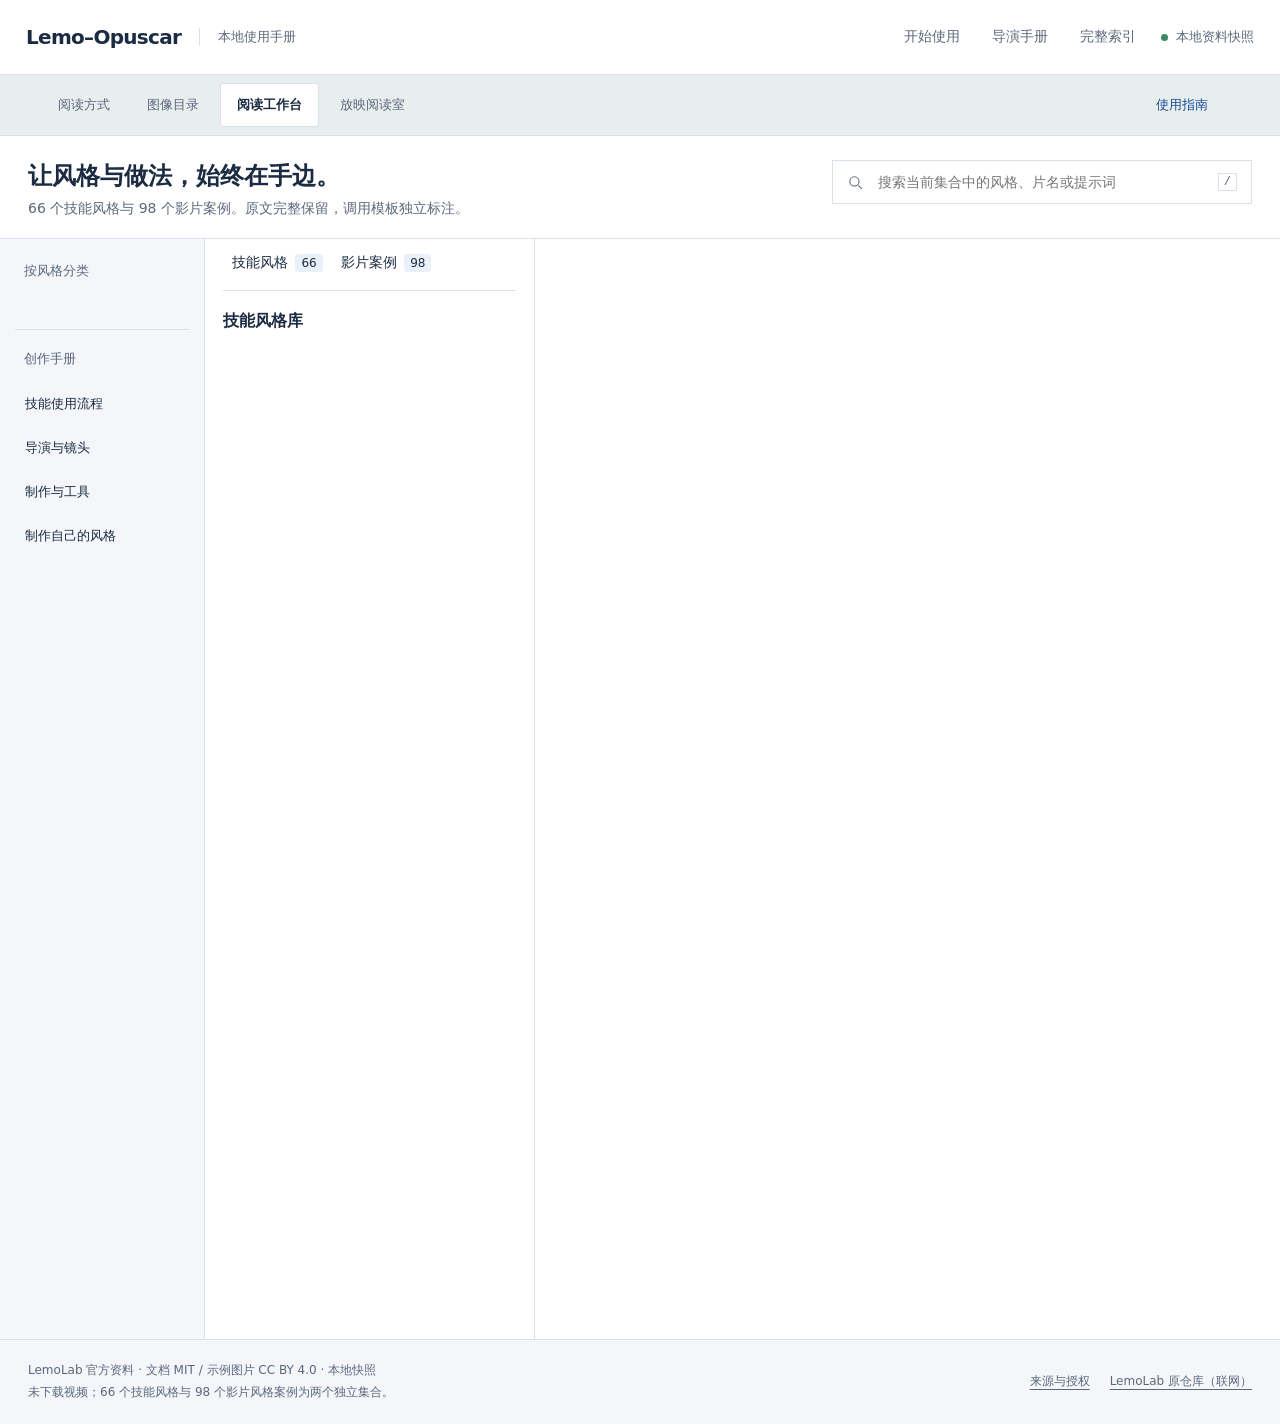
<file: index.html>
<!doctype html>
<html lang="zh-CN">
<head>
  <meta charset="utf-8">
  <meta name="viewport" content="width=device-width,initial-scale=1">
  <meta http-equiv="refresh" content="0;url=pages/workbench.html">
  <title>Lemo-Opuscar 本地使用手册</title>
</head>
<body>
  <h1>Lemo-Opuscar 本地使用手册</h1>
  <p>正在打开阅读工作台。三种页面均可使用，每页顶部都有切换入口。</p>
  <p><a href="pages/workbench.html">阅读工作台</a> | <a href="pages/catalog.html">图像目录</a> | <a href="pages/cinema.html">放映阅读室</a> | <a href="pages/favorites.html">我的收藏</a></p>
  <p>使用时请保留整个文件夹，不要只移动这一个 HTML 文件。无需启动服务器，也无需安装 Python、Node 或其他依赖。</p>
</body>
</html>
</file>
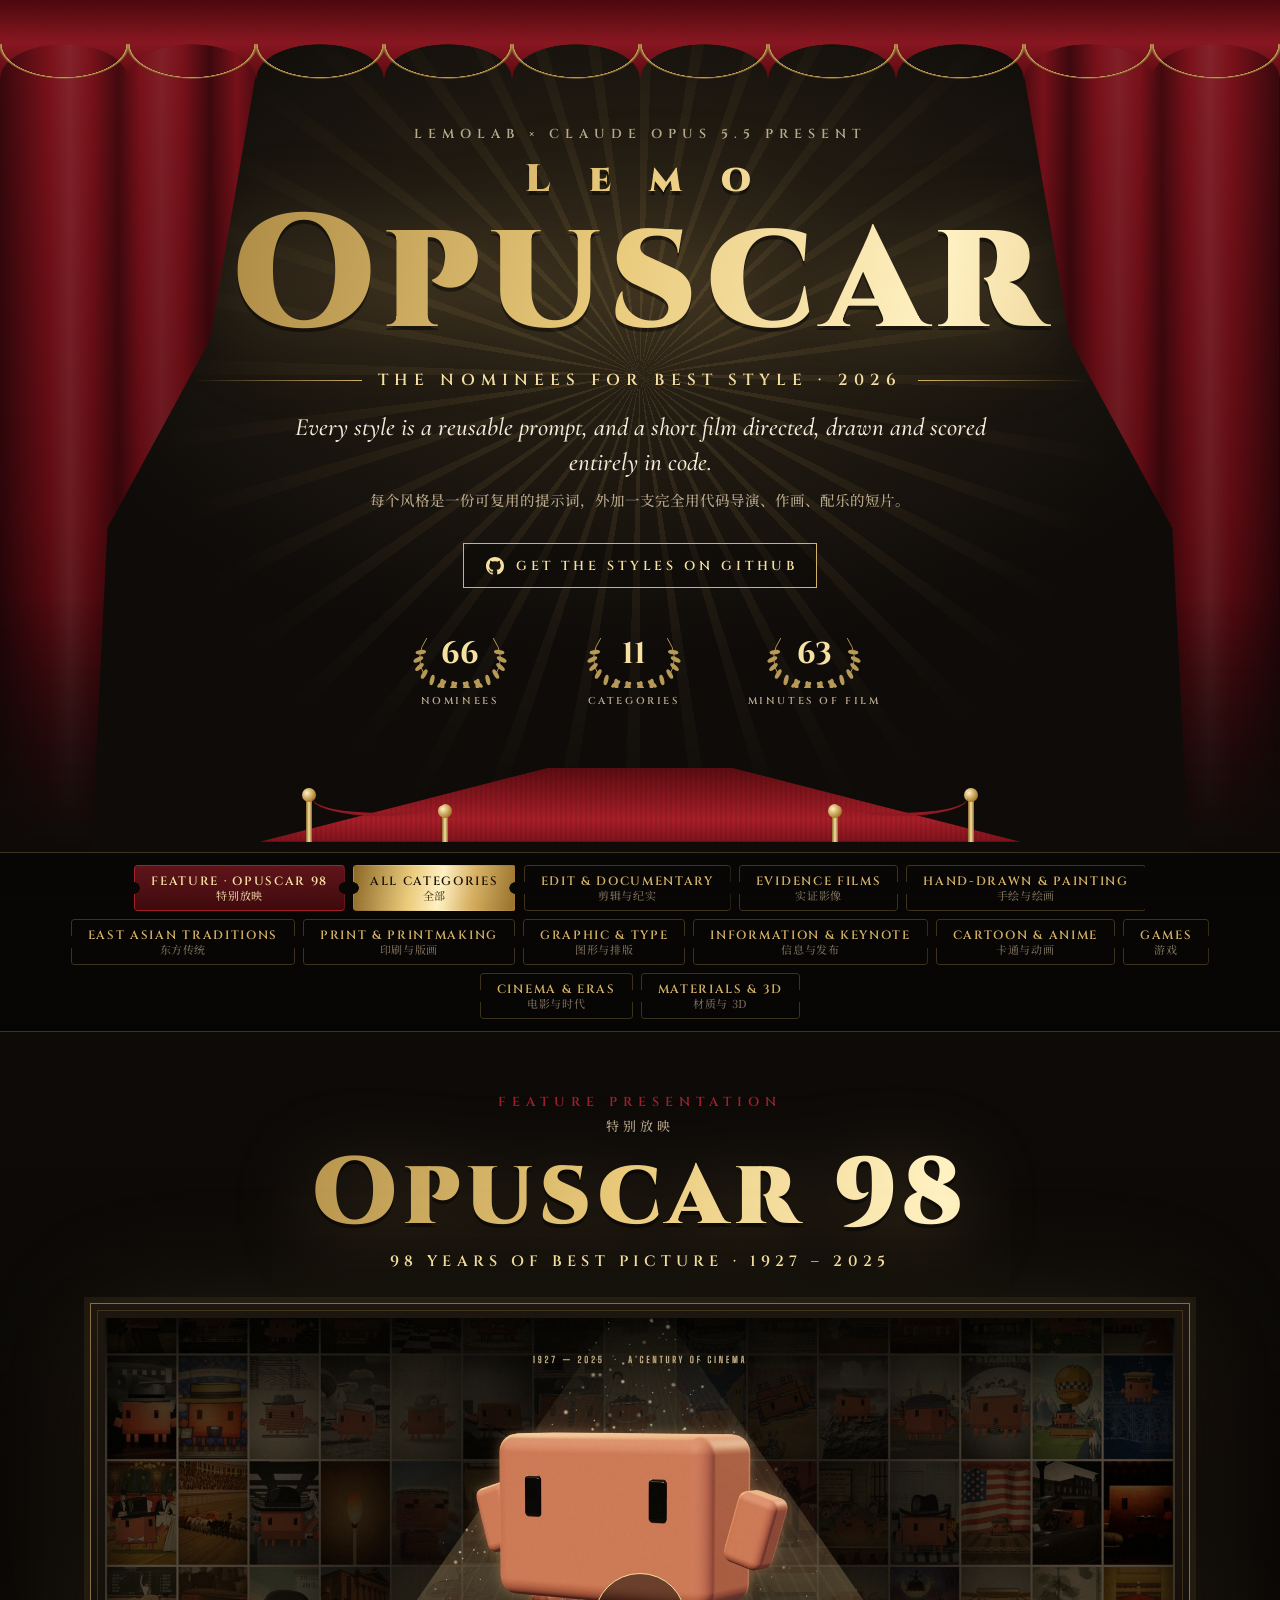
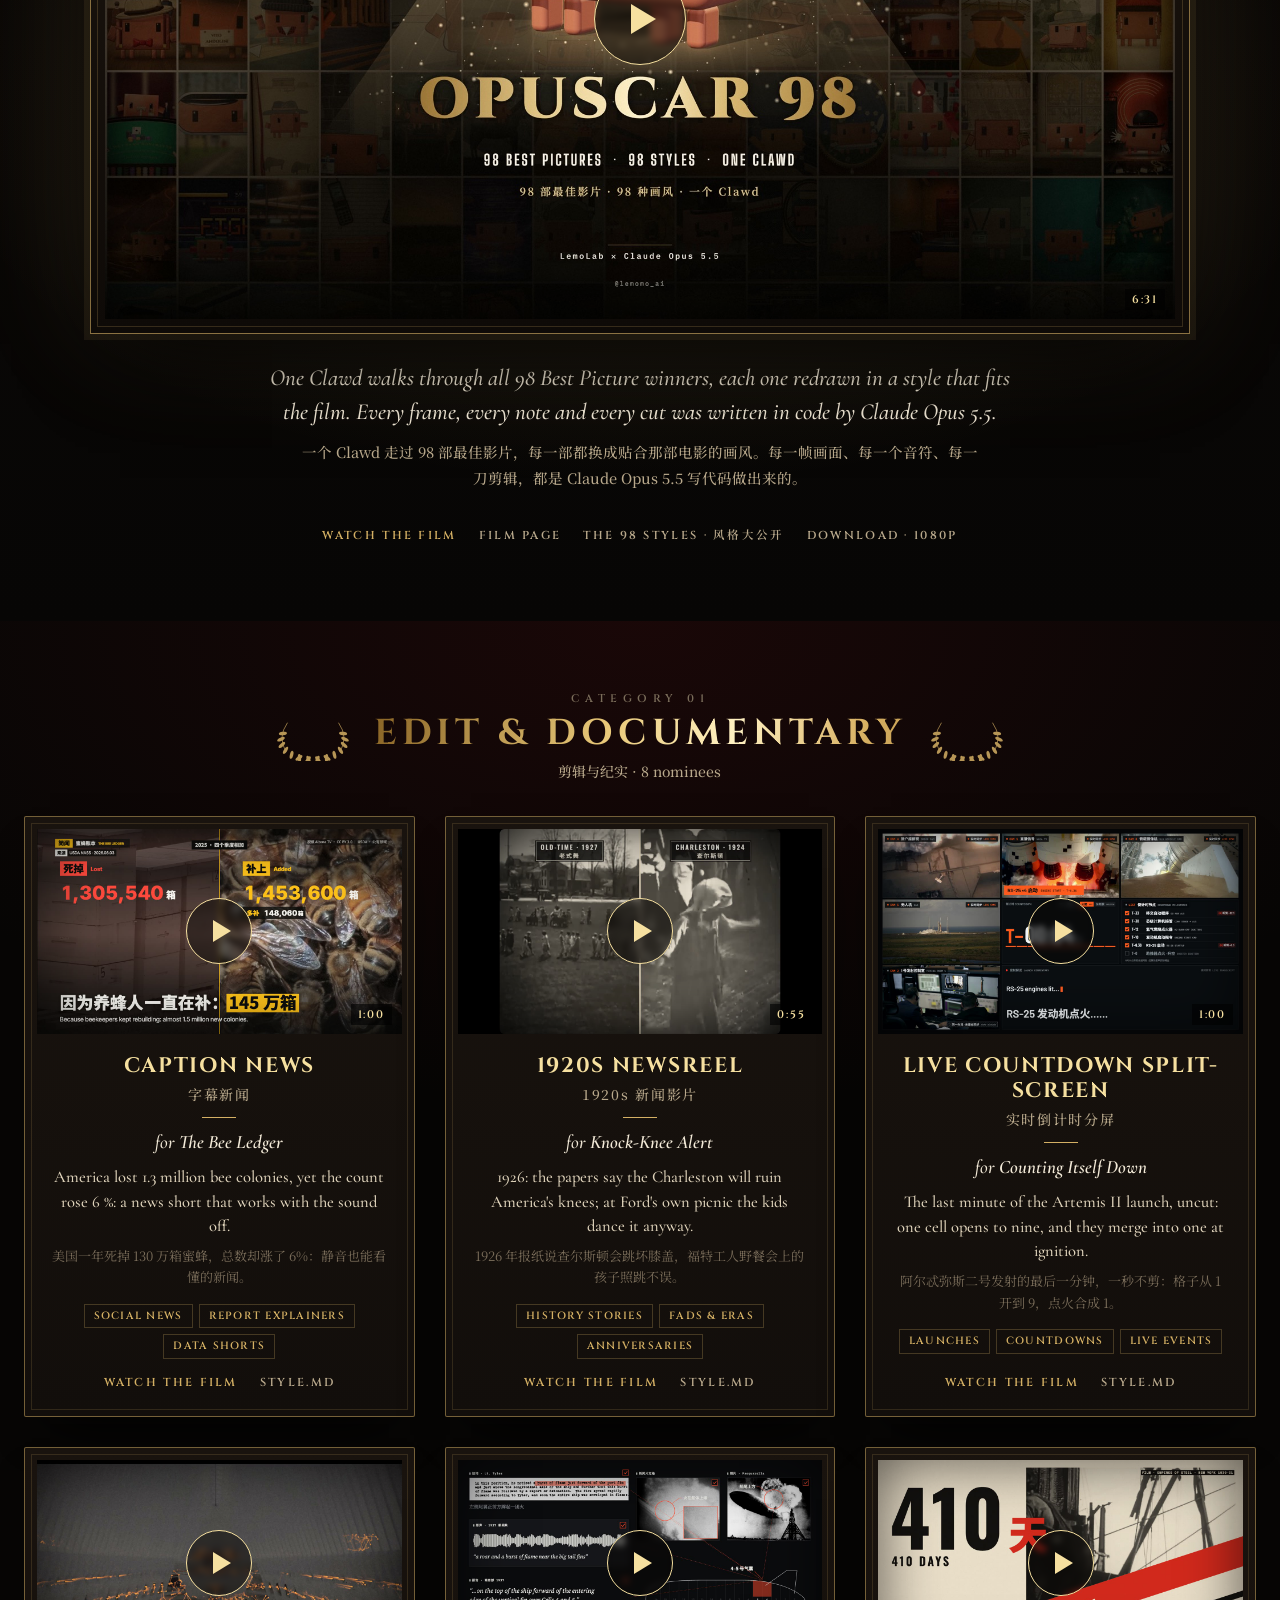
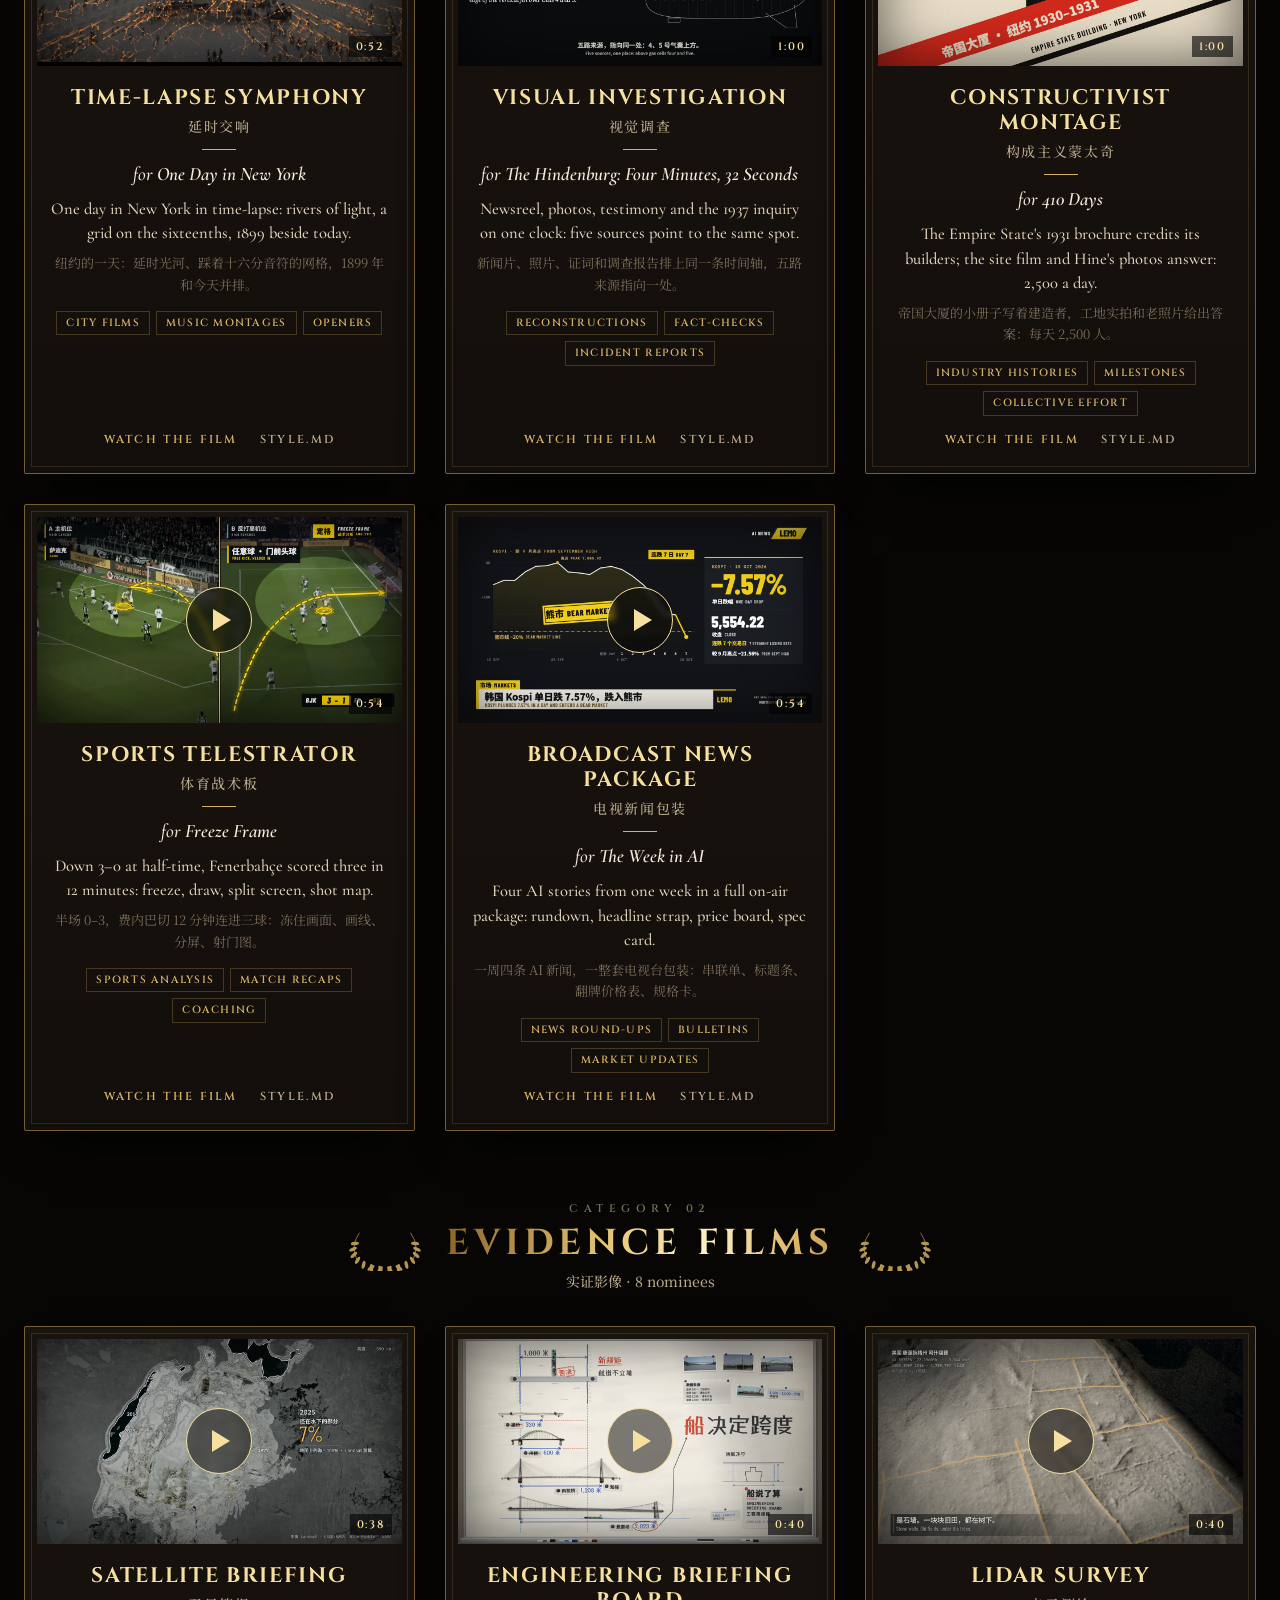
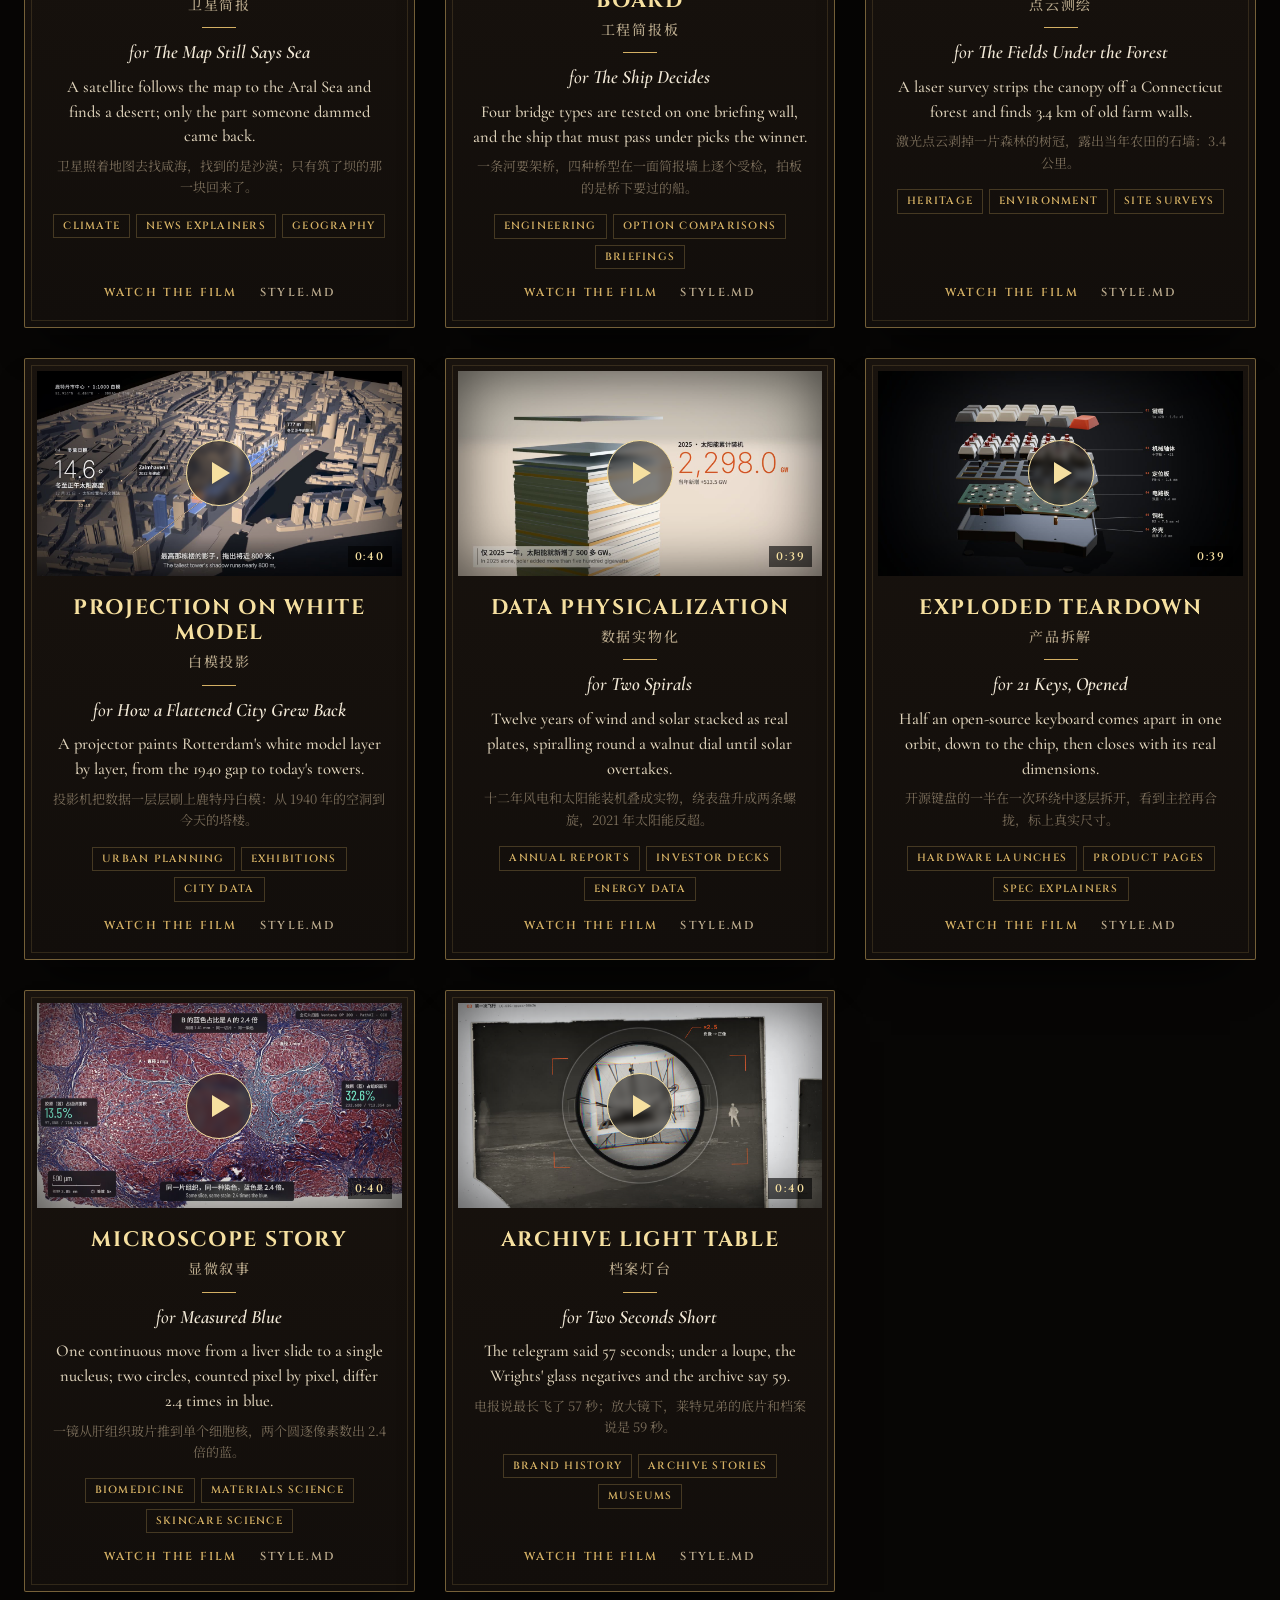
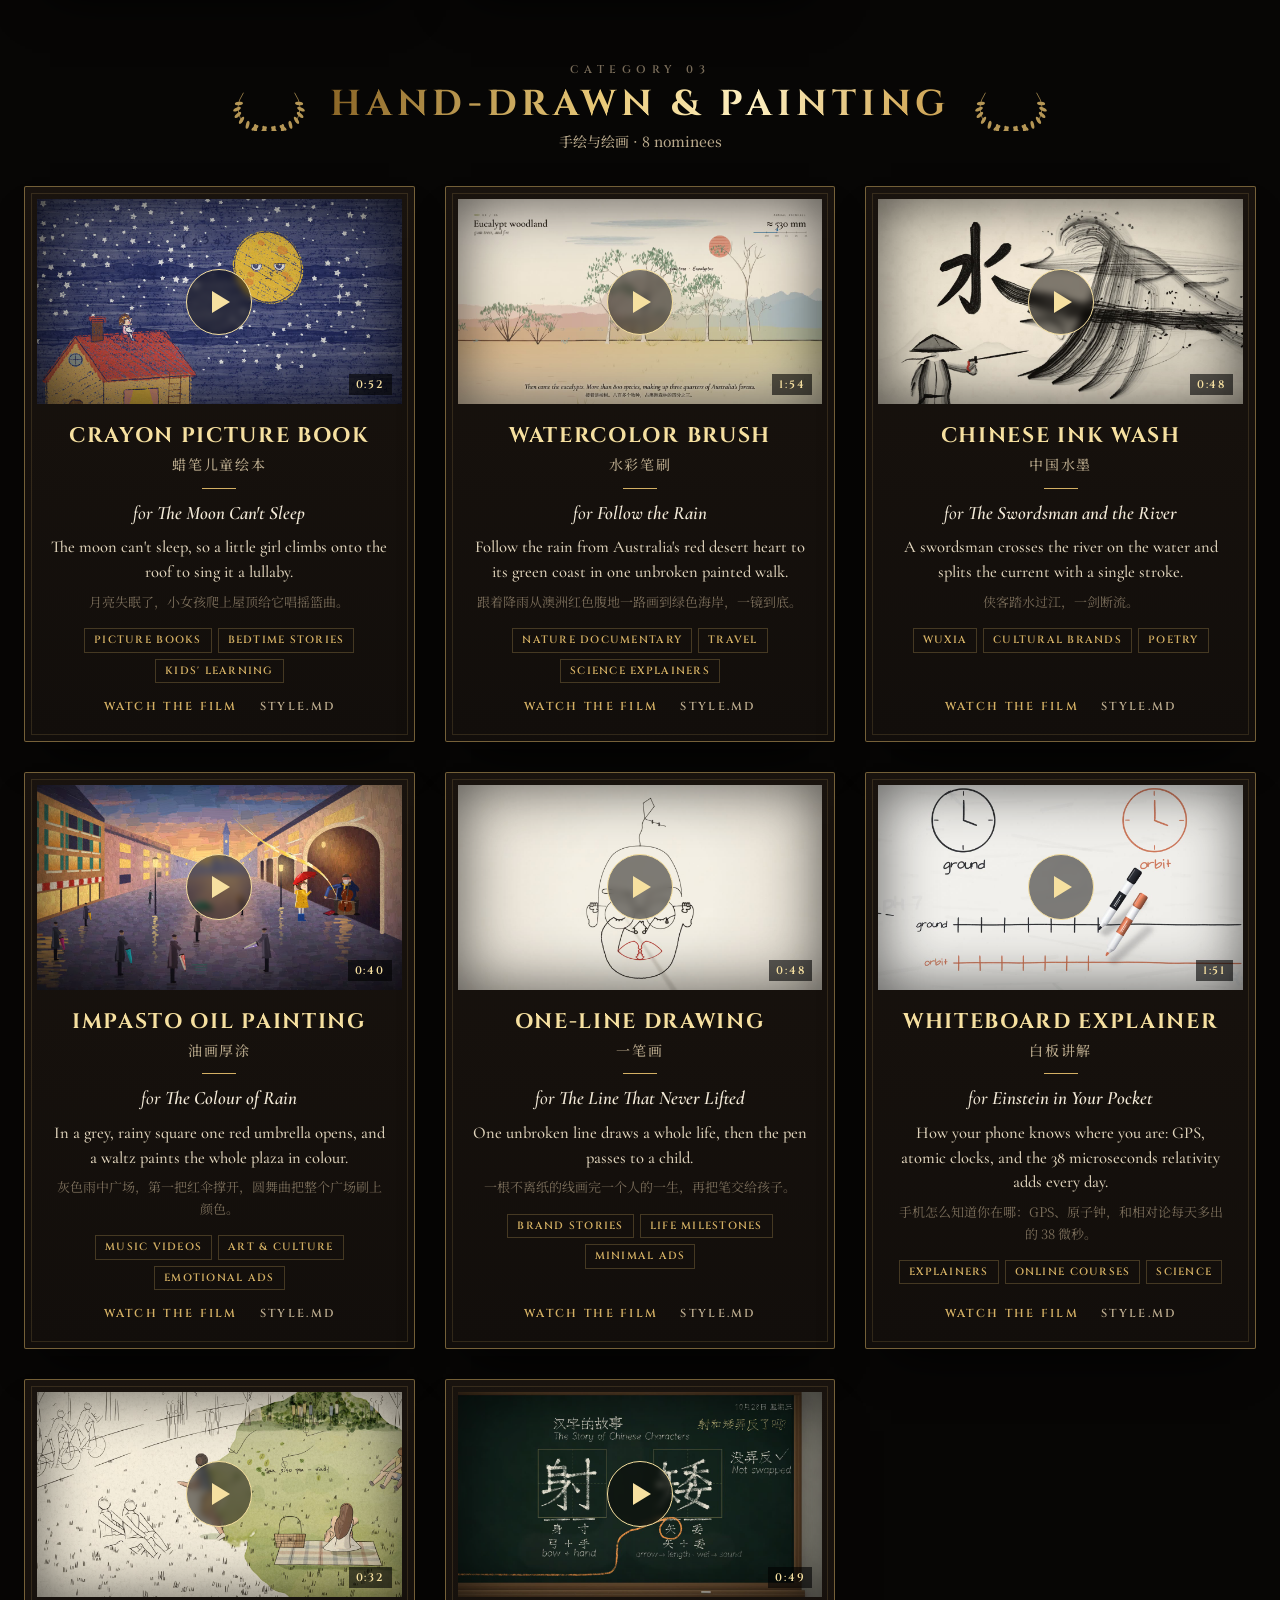
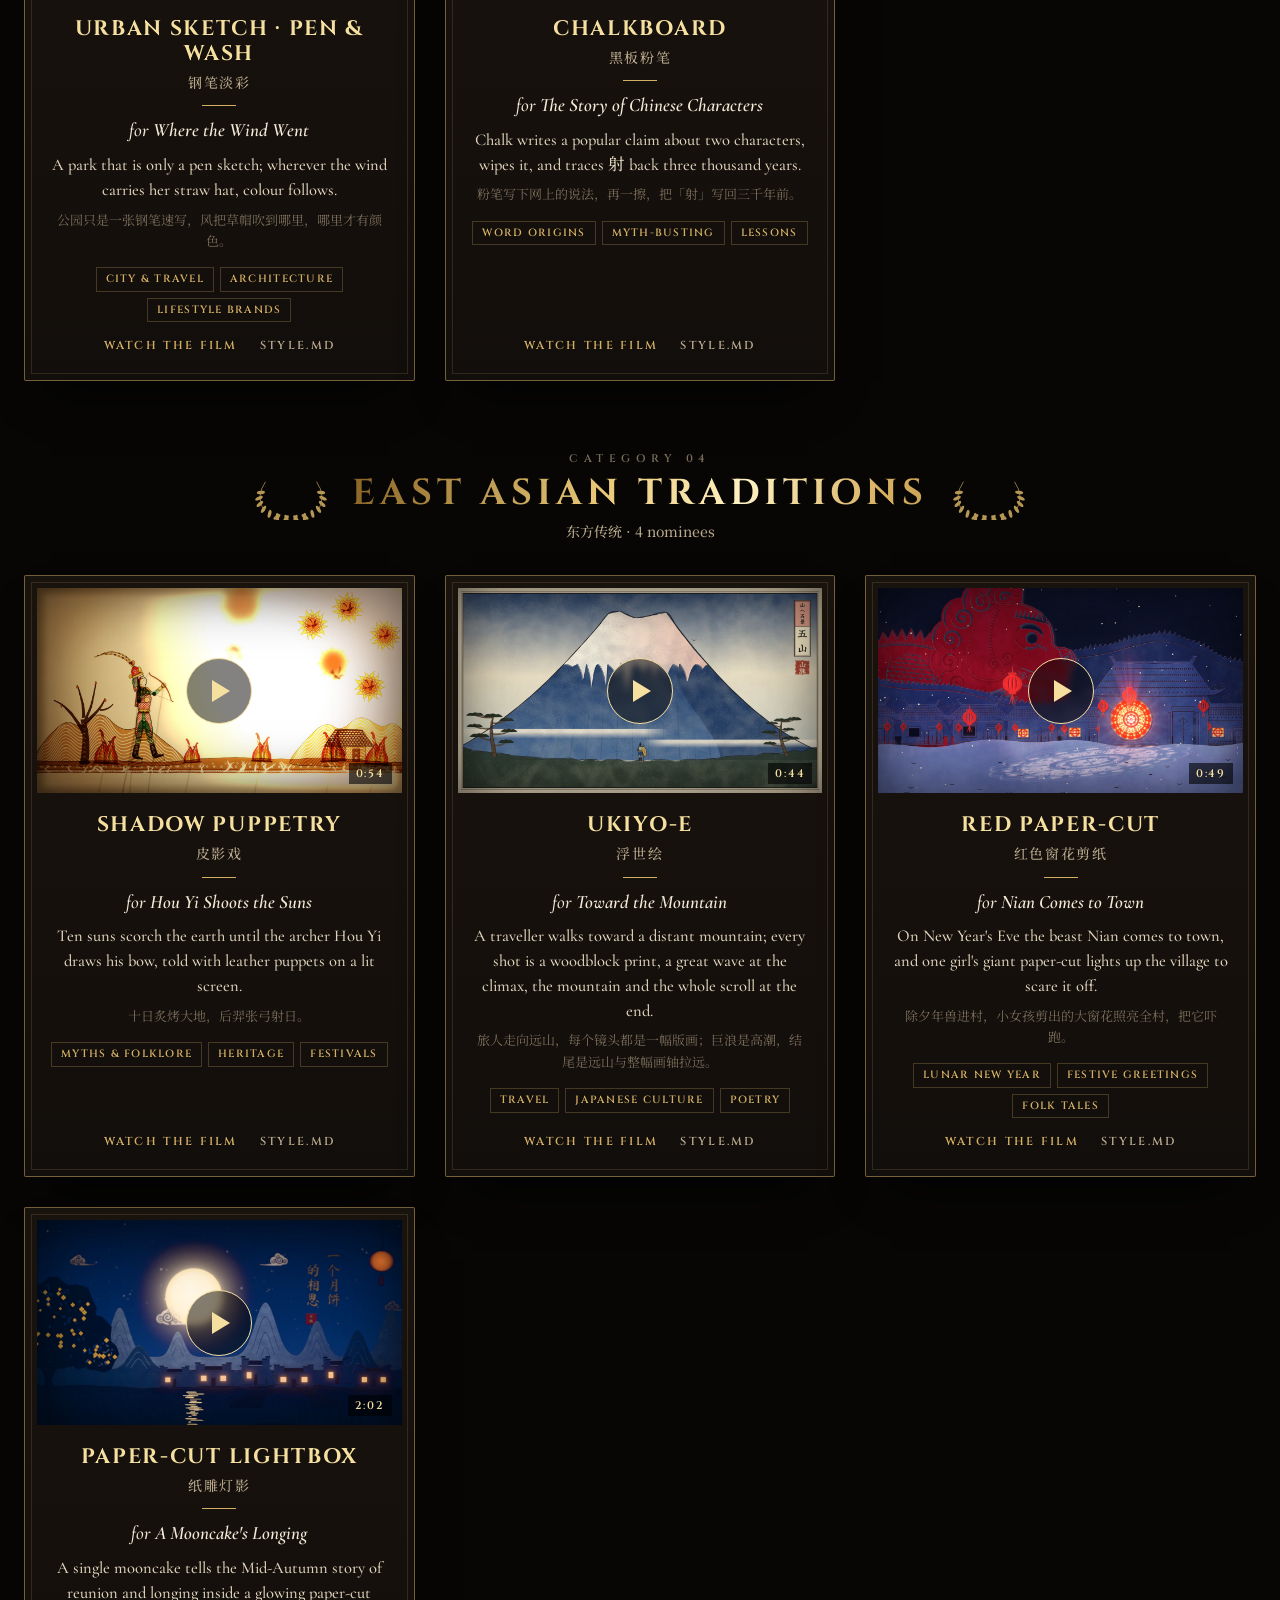
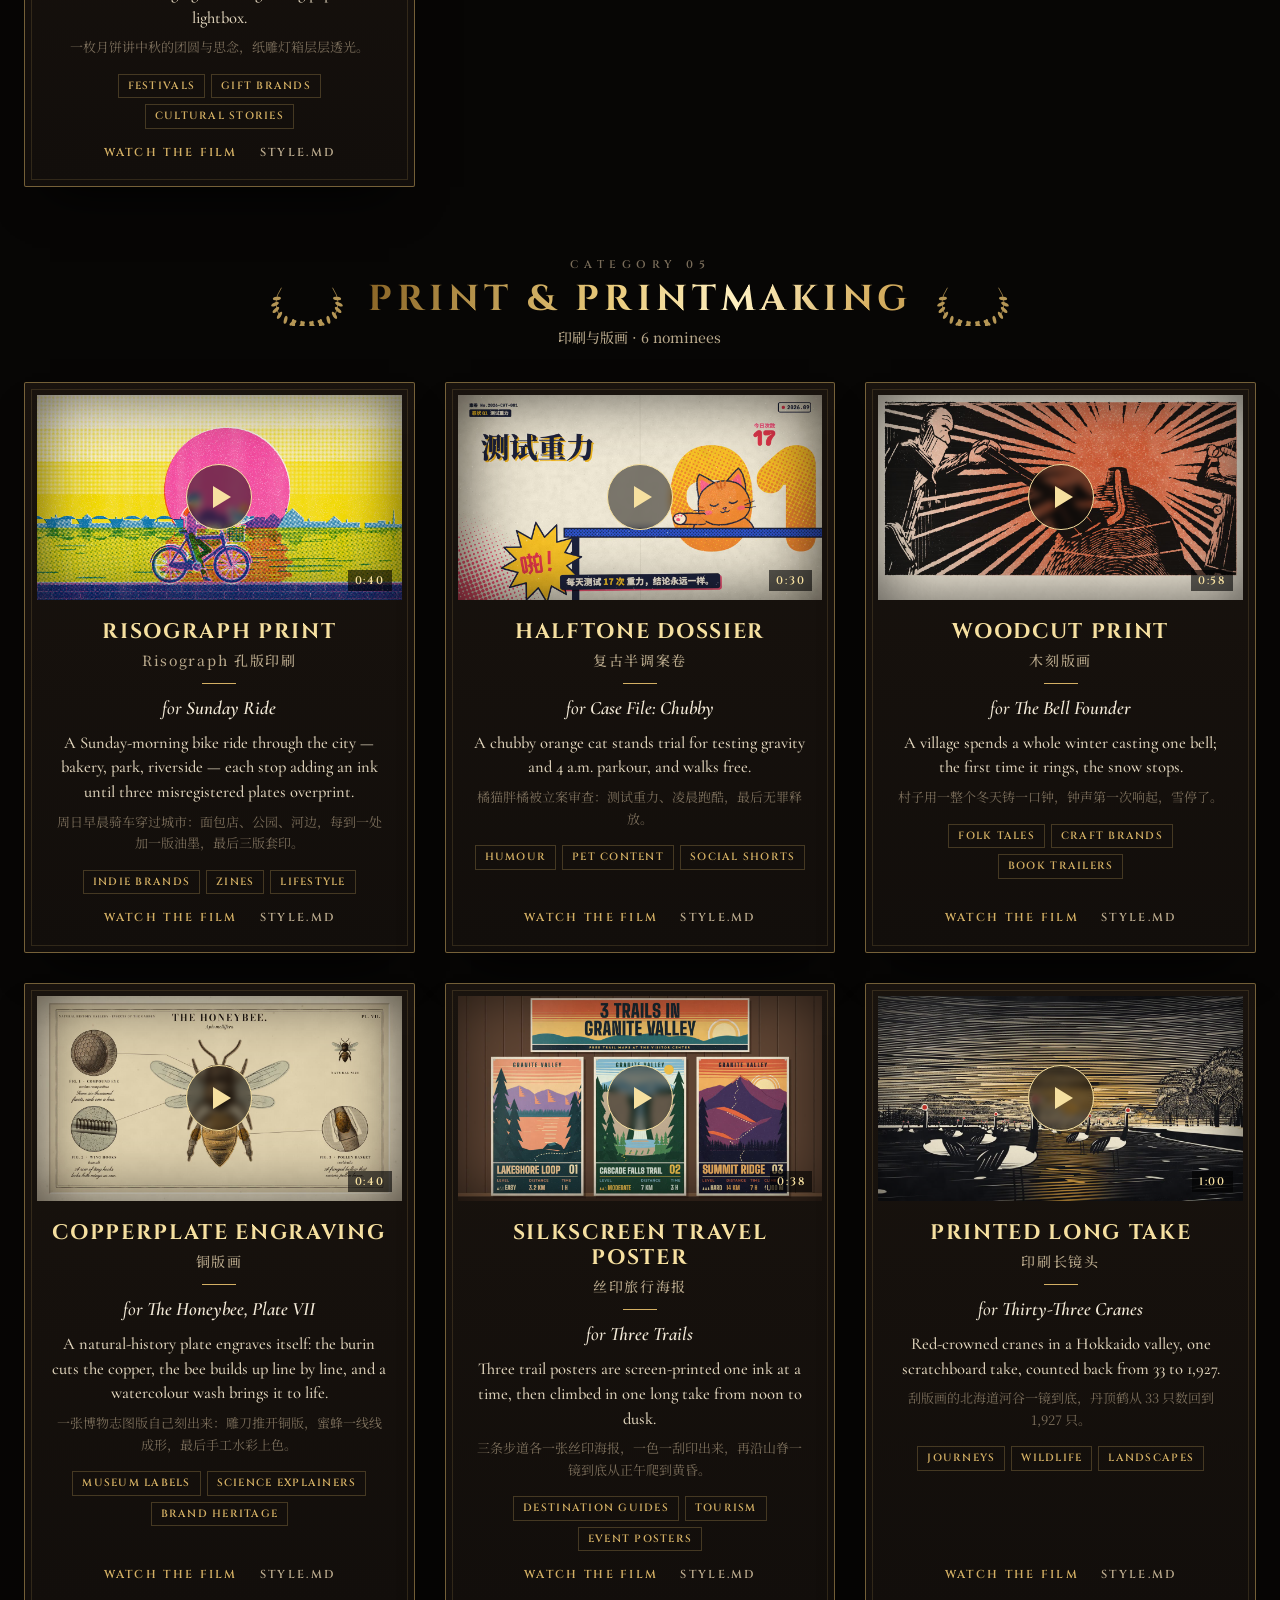
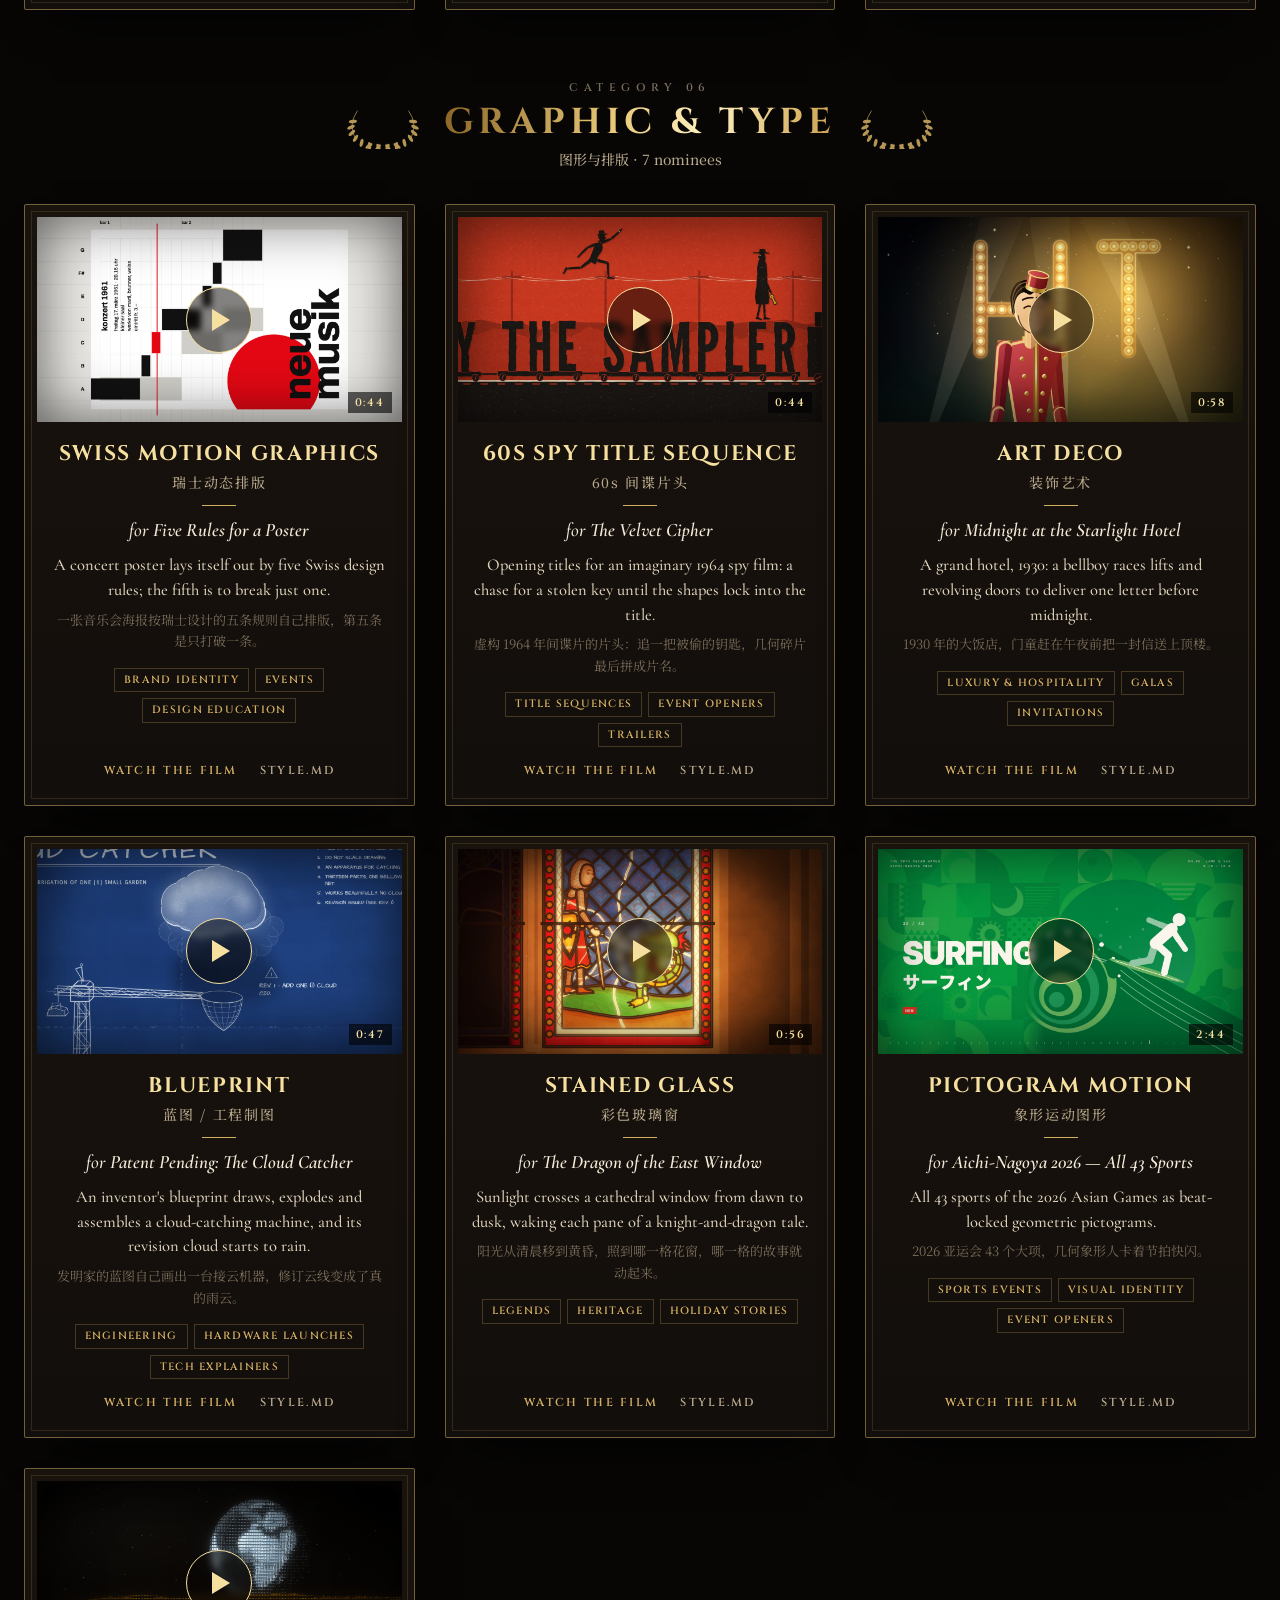
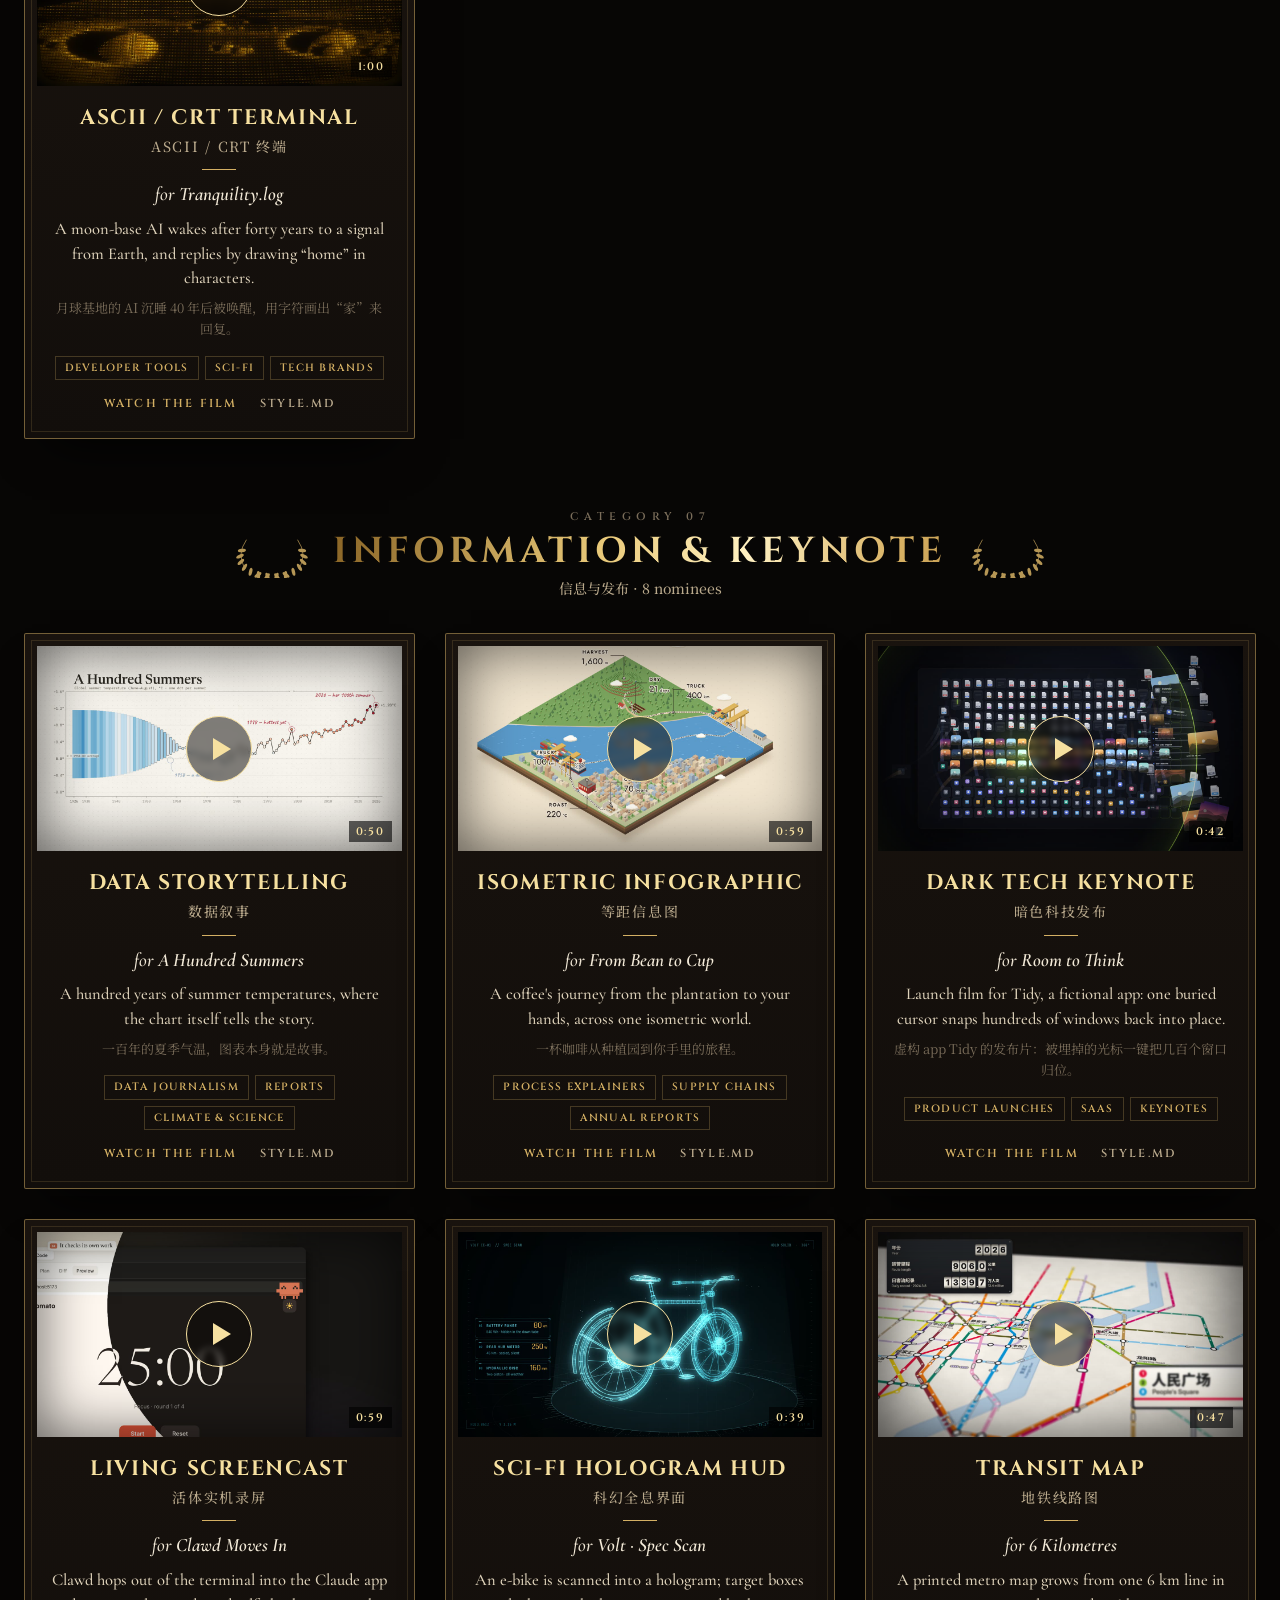
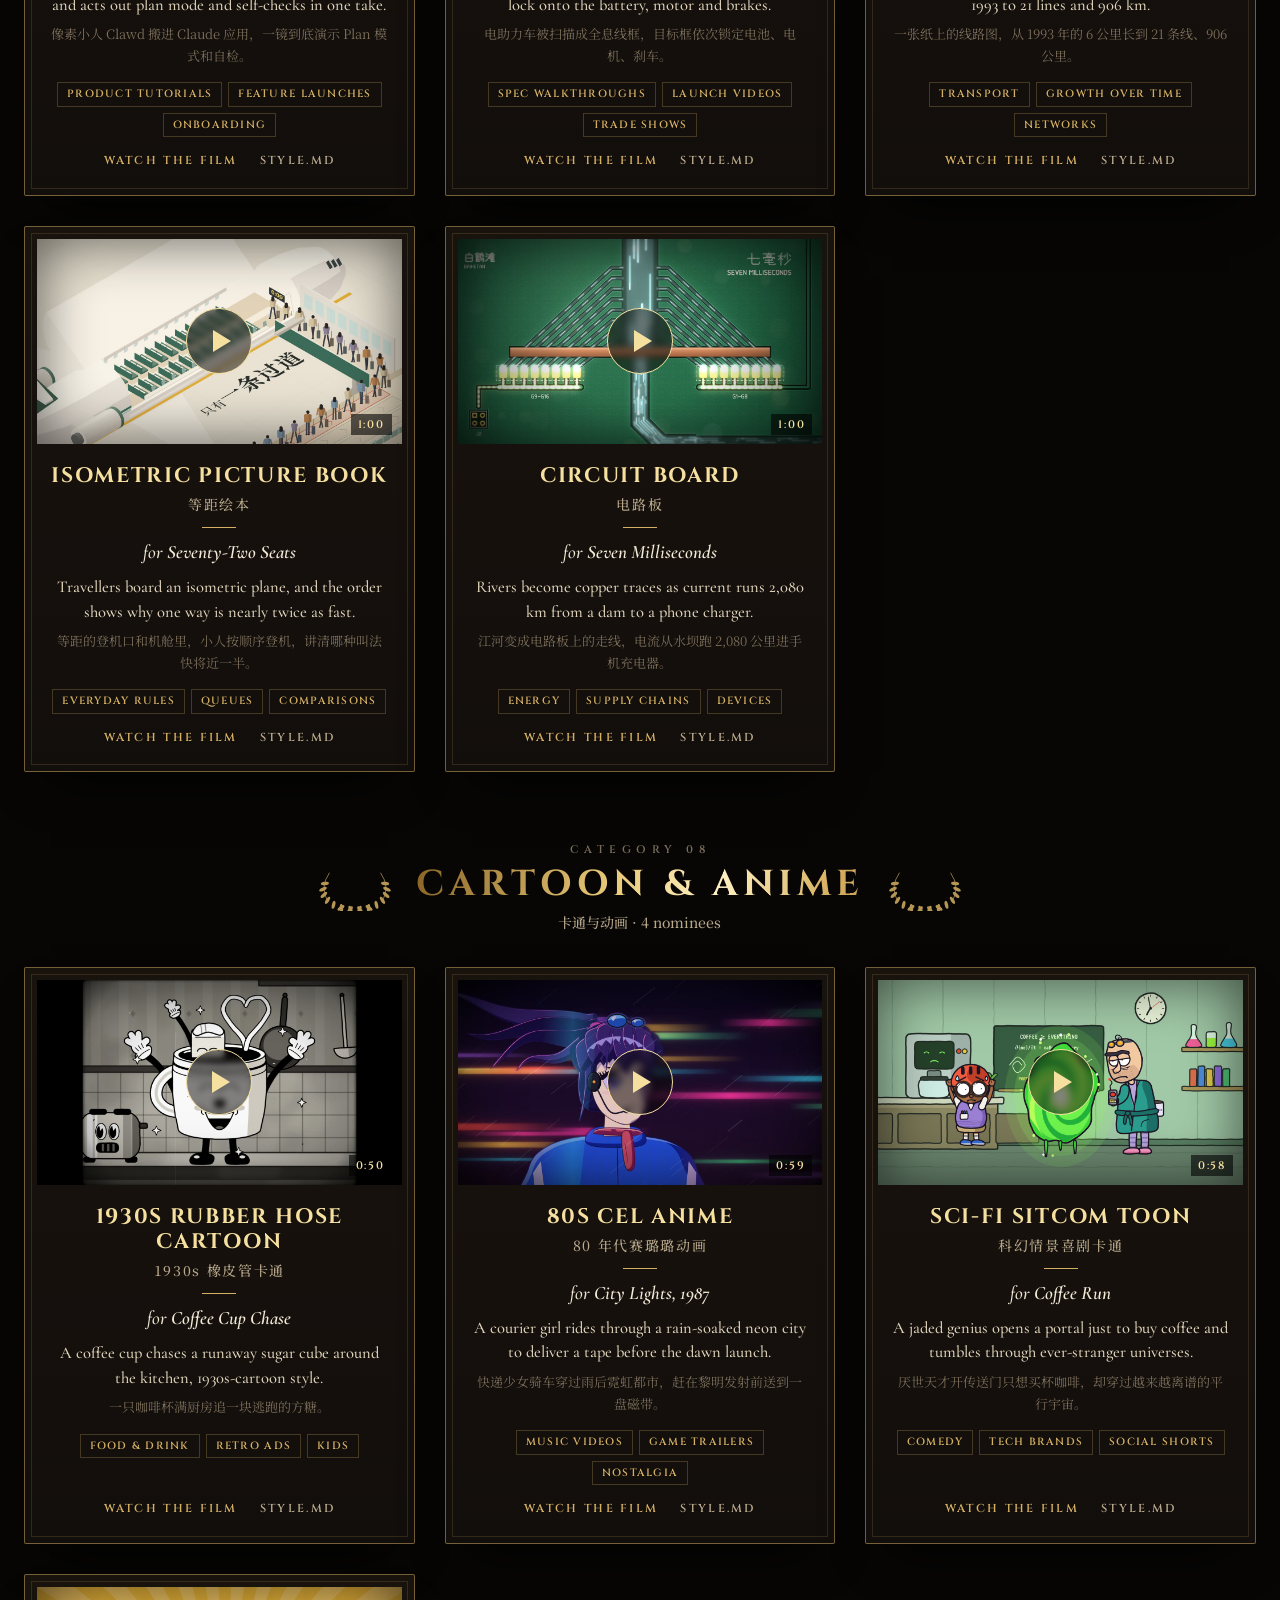
<file: source/styleboard/index.html>
<!doctype html>
<html lang="en">
<head>
<meta charset="utf-8">
<meta name="viewport" content="width=device-width, initial-scale=1">
<title>Lemo-Opuscar · 66 film styles for Claude Code, made in code</title>
<meta name="description" content="Lemo-Opuscar: 66 film styles for Claude Code. Each style is a reusable prompt plus a short film made entirely in code by Claude Opus 5.5, with no video model. Includes OPUSCAR 98, 98 years of Best Picture. Official site of github.com/lemomo-ai/lemo-opuscar.">
<link rel="canonical" href="https://lemomo-ai.github.io/lemo-opuscar/">
<meta property="og:type" content="website">
<meta property="og:site_name" content="Lemo-Opuscar">
<meta property="og:url" content="https://lemomo-ai.github.io/lemo-opuscar/">
<meta property="og:title" content="Lemo-Opuscar · 66 film styles for Claude Code, made in code">
<meta property="og:description" content="Lemo-Opuscar: 66 film styles for Claude Code. Each style is a reusable prompt plus a short film made entirely in code by Claude Opus 5.5, with no video model. Includes OPUSCAR 98, 98 years of Best Picture. Official site of github.com/lemomo-ai/lemo-opuscar.">
<meta property="og:image" content="https://lemomo-ai.github.io/lemo-opuscar/img/feature_opuscar98.jpg">
<meta name="twitter:card" content="summary_large_image">
<meta name="twitter:site" content="@lemomo_ai">
<meta name="twitter:title" content="Lemo-Opuscar · 66 film styles for Claude Code, made in code">
<meta name="twitter:description" content="Lemo-Opuscar: 66 film styles for Claude Code. Each style is a reusable prompt plus a short film made entirely in code by Claude Opus 5.5, with no video model. Includes OPUSCAR 98, 98 years of Best Picture. Official site of github.com/lemomo-ai/lemo-opuscar.">
<meta name="twitter:image" content="https://lemomo-ai.github.io/lemo-opuscar/img/feature_opuscar98.jpg">
<script type="application/ld+json">
{
 "@context": "https://schema.org",
 "@graph": [
  {
   "@type": "CollectionPage",
   "@id": "https://lemomo-ai.github.io/lemo-opuscar/",
   "url": "https://lemomo-ai.github.io/lemo-opuscar/",
   "name": "Lemo-Opuscar gallery",
   "description": "Lemo-Opuscar: 66 film styles for Claude Code. Each style is a reusable prompt plus a short film made entirely in code by Claude Opus 5.5, with no video model. Includes OPUSCAR 98, 98 years of Best Picture. Official site of github.com/lemomo-ai/lemo-opuscar.",
   "about": {
    "@id": "https://github.com/lemomo-ai/lemo-opuscar"
   },
   "author": {
    "@id": "https://github.com/lemomo-ai"
   },
   "hasPart": {
    "@id": "https://lemomo-ai.github.io/lemo-opuscar/opuscar98/"
   }
  },
  {
   "@type": "SoftwareSourceCode",
   "@id": "https://github.com/lemomo-ai/lemo-opuscar",
   "name": "Lemo-Opuscar",
   "url": "https://github.com/lemomo-ai/lemo-opuscar",
   "codeRepository": "https://github.com/lemomo-ai/lemo-opuscar",
   "description": "66 film styles, each a style prompt plus a demo film made entirely in code, packaged as a Claude Code skill.",
   "license": "https://opensource.org/licenses/MIT",
   "author": {
    "@id": "https://github.com/lemomo-ai"
   },
   "keywords": [
    "Claude Code skill",
    "Claude Opus 5.5",
    "film styles",
    "no video model",
    "motion graphics",
    "creative coding"
   ]
  },
  {
   "@type": "Person",
   "@id": "https://github.com/lemomo-ai",
   "name": "Lemomo",
   "url": "https://github.com/lemomo-ai",
   "sameAs": [
    "https://x.com/lemomo_ai",
    "https://github.com/lemomo-ai"
   ]
  }
 ]
}
</script>
<link rel="preconnect" href="https://fonts.googleapis.com">
<link rel="preconnect" href="https://fonts.gstatic.com" crossorigin>
<link href="https://fonts.googleapis.com/css2?family=Cinzel:wght@500;600;700;900&family=Cormorant+Garamond:ital,wght@0,500;0,600;1,500;1,600&family=Noto+Serif+SC:wght@500;600&display=swap" rel="stylesheet">
<style>
:root{
  --black:#070605; --stage:#0d0a08; --plate:#120e0b; --plate2:#19130e;
  --gold:#d4b064; --gold-hi:#f6e0a0; --gold-lo:#7d5f28; --ink:#f3ead8; --soft:#b9a98c; --dim:#7a6d5a;
  --velvet:#6e0f14; --velvet-hi:#a3202a; --velvet-lo:#2a0406; --line:rgba(212,176,100,.26);
  --foil:linear-gradient(100deg,#8a6526 0%,#e9c979 22%,#fff1c2 34%,#d8b163 46%,#9b7430 62%,#f2d88f 82%,#a47b32 100%);
  --serif:"Cormorant Garamond","Noto Serif SC",Georgia,serif; --caps:Cinzel,"Noto Serif SC",serif; --cn:"Noto Serif SC","Songti SC",serif;
}
*{box-sizing:border-box}
html{background:var(--black);scroll-behavior:smooth}
body{margin:0;color:var(--ink);font:17px/1.55 var(--serif);background:var(--black);min-height:100vh;overflow-x:hidden}
body::after{content:"";position:fixed;inset:0;pointer-events:none;z-index:50;opacity:.07;mix-blend-mode:overlay;
  background-image:url("data:image/svg+xml,%3Csvg xmlns='http://www.w3.org/2000/svg' width='160' height='160'%3E%3Cfilter id='n'%3E%3CfeTurbulence type='fractalNoise' baseFrequency='.85' numOctaves='2' stitchTiles='stitch'/%3E%3C/filter%3E%3Crect width='100%25' height='100%25' filter='url(%23n)'/%3E%3C/svg%3E")}
a{color:var(--gold)}
.wrap{max-width:1320px;margin:0 auto;padding:0 24px}

/* ================= the house: valance, curtains, spotlights ================= */
.house{position:relative;overflow:hidden;padding:0 0 10px;isolation:isolate;
  background:radial-gradient(900px 520px at 50% 34%, rgba(212,176,100,.16), transparent 70%), var(--stage)}
.valance{position:absolute;left:0;right:0;top:0;height:78px;z-index:4;
  background:
    linear-gradient(180deg,#4b070c,#861620 55%,#5a0a10);
  -webkit-mask:radial-gradient(64px 34px at 50% 100%, transparent 98%, #000 100%) 0 0/128px 100% repeat-x;
          mask:radial-gradient(64px 34px at 50% 100%, transparent 98%, #000 100%) 0 0/128px 100% repeat-x;
  box-shadow:0 10px 30px rgba(0,0,0,.6)}
.fringe{position:absolute;left:0;right:0;top:44px;height:40px;z-index:5;pointer-events:none;
  background:radial-gradient(64px 34px at 50% 0, transparent 97%, var(--gold) 98%, var(--gold-lo) 101%, transparent 103%) 0 0/128px 100% repeat-x;opacity:.9}
.curtain{position:absolute;top:0;bottom:0;width:min(21vw,280px);z-index:3;pointer-events:none;
  background:
    linear-gradient(90deg, rgba(0,0,0,.55), transparent 18%, rgba(255,255,255,.07) 26%, transparent 34%, rgba(0,0,0,.45) 44%, transparent 52%, rgba(255,255,255,.06) 60%, transparent 68%, rgba(0,0,0,.5) 78%, transparent 88%, rgba(0,0,0,.6)),
    linear-gradient(180deg,#7a111a,#5c0a11 60%,#2d0407);
  -webkit-mask:linear-gradient(180deg,#000 70%,transparent);mask:linear-gradient(180deg,#000 70%,transparent)}
.curtain.l{left:0;clip-path:polygon(0 0,100% 0,78% 40%,40% 62%,34% 100%,0 100%)}
.curtain.r{right:0;transform:scaleX(-1);clip-path:polygon(0 0,100% 0,78% 40%,40% 62%,34% 100%,0 100%)}
.beam{position:absolute;top:-40px;width:46vw;height:130%;z-index:1;pointer-events:none;opacity:.55;mix-blend-mode:screen;
  background:conic-gradient(from 180deg at 50% 0, transparent 0 167deg, rgba(255,236,190,.22) 173deg, rgba(255,236,190,.34) 180deg, rgba(255,236,190,.22) 187deg, transparent 193deg);
  filter:blur(6px);transform-origin:50% 0}
.beam.l{left:2vw;transform:rotate(-24deg);animation:sweepL 11s ease-in-out infinite alternate}
.beam.r{right:2vw;transform:rotate(24deg);animation:sweepR 13s ease-in-out infinite alternate}
@keyframes sweepL{to{transform:rotate(-12deg)}}
@keyframes sweepR{to{transform:rotate(13deg)}}
.rays{position:absolute;left:50%;top:44%;width:1400px;height:1400px;translate:-50% -50%;z-index:0;pointer-events:none;opacity:.22;
  background:repeating-conic-gradient(from 0deg, rgba(212,176,100,.55) 0 2deg, transparent 2deg 9deg);
  -webkit-mask:radial-gradient(closest-side, #000 8%, rgba(0,0,0,.6) 30%, transparent 70%);mask:radial-gradient(closest-side, #000 8%, rgba(0,0,0,.6) 30%, transparent 70%)}

.marquee{position:relative;z-index:2;text-align:center;padding:128px 16px 36px}
.presents{margin:0;font:600 13px/1 var(--caps);letter-spacing:.46em;color:var(--soft);text-transform:uppercase}
.wordmark{margin:22px 0 0;font:900 clamp(60px,12.5vw,168px)/.9 var(--caps);letter-spacing:.05em;
  background:var(--foil);background-size:220% 100%;-webkit-background-clip:text;background-clip:text;color:transparent;
  filter:drop-shadow(0 4px 0 rgba(0,0,0,.45)) drop-shadow(0 10px 40px rgba(212,176,100,.28));animation:foil 9s ease-in-out infinite alternate}
.wordmark small{display:block;font-size:.24em;letter-spacing:1em;margin:0 0 .22em .9em}
@keyframes foil{from{background-position:0 0}to{background-position:100% 0}}
.edition{display:flex;align-items:center;justify-content:center;gap:16px;margin:22px auto 0;font:600 clamp(13px,1.6vw,16px)/1 var(--caps);letter-spacing:.38em;color:var(--gold-hi);text-transform:uppercase}
.edition::before,.edition::after{content:"";height:1px;width:min(16vw,170px);background:linear-gradient(90deg,transparent,var(--gold))}
.edition::after{transform:scaleX(-1)}
.tagline{margin:22px auto 0;max-width:720px;font:italic 500 clamp(19px,2.3vw,25px)/1.4 var(--serif);color:var(--ink)}
.tagline-cn{margin:8px auto 0;max-width:640px;font:500 14.5px/1.7 var(--cn);color:var(--soft)}
.stats{display:flex;justify-content:center;flex-wrap:wrap;gap:14px 54px;margin:40px 0 0}
.stat{display:flex;flex-direction:column;align-items:center;gap:8px;min-width:120px}
.stat .wreath{position:relative;width:112px;height:60px;display:grid;place-items:center;color:var(--gold)}
.stat svg{position:absolute;inset:0;width:100%;height:100%;opacity:.85}
.stat b{position:relative;top:-4px;font:700 30px/1 var(--caps);color:var(--gold-hi)}
.stat span{font:600 10px/1 var(--caps);letter-spacing:.26em;color:var(--soft);text-transform:uppercase}

/* red carpet runner with stanchions */
.carpet{position:relative;z-index:2;height:74px;margin:26px auto 0;max-width:760px}
.carpet::before{content:"";position:absolute;inset:0;clip-path:polygon(38% 0,62% 0,100% 100%,0 100%);
  background:repeating-linear-gradient(90deg,rgba(0,0,0,.08) 0 2px,transparent 2px 5px),linear-gradient(180deg,#5a0b11,#a61d27 70%,#7c121a)}
.carpet i{position:absolute;bottom:0;width:6px;height:46px;border-radius:3px 3px 0 0;background:linear-gradient(90deg,#8a6526,#f6e0a0,#8a6526)}
.carpet i::before{content:"";position:absolute;left:-4px;top:-8px;width:14px;height:14px;border-radius:50%;background:radial-gradient(circle at 35% 35%,#fff1c2,#b88b3a 60%,#5e4418)}
.carpet i:nth-child(1){left:6%}.carpet i:nth-child(2){left:24%;height:30px}.carpet i:nth-child(3){right:24%;height:30px}.carpet i:nth-child(4){right:6%}
.carpet b{position:absolute;height:18px;border-bottom:3px solid #8e1822;border-radius:0 0 50% 50%/0 0 100% 100%}
.carpet b:nth-of-type(1){left:calc(6% + 6px);width:18%;bottom:26px}
.carpet b:nth-of-type(2){right:calc(6% + 6px);width:18%;bottom:26px}

/* ================= category tabs (ticket stubs) ================= */
.tabs{position:sticky;top:0;z-index:10;background:linear-gradient(180deg,rgba(7,6,5,.97),rgba(7,6,5,.9));backdrop-filter:blur(8px);
  border-top:1px solid var(--line);border-bottom:1px solid var(--line)}
.tabs .wrap{display:flex;flex-wrap:wrap;justify-content:center;gap:8px;padding-top:12px;padding-bottom:12px}   /* wide screens: every category tab visible (they wrap) */
.tabs .wrap::-webkit-scrollbar{display:none}
.tabs button{flex:none;display:flex;flex-direction:column;align-items:center;gap:3px;cursor:pointer;background:transparent;color:var(--gold);
  font:600 12px/1 var(--caps);letter-spacing:.14em;text-transform:uppercase;padding:9px 16px;border:1px solid var(--line);border-radius:3px;
  -webkit-mask:radial-gradient(circle 6px at 0 50%,transparent 5.5px,#000 6px) left/51% 100% no-repeat,radial-gradient(circle 6px at 100% 50%,transparent 5.5px,#000 6px) right/51% 100% no-repeat;
          mask:radial-gradient(circle 6px at 0 50%,transparent 5.5px,#000 6px) left/51% 100% no-repeat,radial-gradient(circle 6px at 100% 50%,transparent 5.5px,#000 6px) right/51% 100% no-repeat}
.tabs button small{font:500 11px/1 var(--cn);letter-spacing:.06em;color:var(--dim);text-transform:none}
.tabs button:hover{background:rgba(212,176,100,.08)}
.tabs button.on{background:var(--foil);background-size:160% 100%;color:#1b1307;border-color:transparent}
.tabs button.on small{color:#4a3714}
.tabs button.feat{color:var(--gold-hi);border-color:var(--velvet-hi);background:linear-gradient(180deg,rgba(163,32,42,.55),rgba(110,15,20,.55))}
.tabs button.feat small{color:#e8c9a0}
.tabs button.feat:hover{background:linear-gradient(180deg,rgba(163,32,42,.8),rgba(110,15,20,.8))}

/* ================= categories ================= */
main{padding-bottom:40px;background:radial-gradient(1200px 700px at 50% 0, rgba(110,15,20,.18), transparent 70%)}
.category{padding-top:72px;scroll-margin-top:70px}
.cat-head{display:flex;align-items:center;justify-content:center;gap:18px;text-align:center;margin-bottom:34px}
.cat-head .lf{width:86px;height:46px;color:var(--gold);flex:none;opacity:.85}
.cat-head .lf:first-child{transform:scaleX(-1)}
.cat-no{margin:0;font:600 11px/1 var(--caps);letter-spacing:.5em;color:var(--dim);text-transform:uppercase}
.cat-head h2{margin:10px 0 0;font:700 clamp(22px,3.2vw,36px)/1.1 var(--caps);letter-spacing:.14em;text-transform:uppercase;
  background:var(--foil);background-size:200% 100%;-webkit-background-clip:text;background-clip:text;color:transparent}
.cat-cn{margin:8px 0 0;font:500 14px/1.4 var(--cn);color:var(--soft)}
.grid{display:grid;grid-template-columns:repeat(auto-fill,minmax(340px,1fr));gap:30px}

/* ================= nominee card ================= */
.nominee{position:relative;display:flex;flex-direction:column;background:linear-gradient(180deg,var(--plate2),var(--plate));
  border:1px solid rgba(212,176,100,.5);border-radius:2px;box-shadow:0 26px 50px -26px #000;transition:transform .35s ease,box-shadow .35s ease}
.nominee::before{content:"";position:absolute;inset:6px;border:1px solid rgba(212,176,100,.16);pointer-events:none;z-index:2}
.nominee::after{content:"";position:absolute;left:50%;top:-1px;width:70%;height:2px;translate:-50% 0;background:linear-gradient(90deg,transparent,var(--gold-hi),transparent);opacity:0;transition:opacity .35s}
.nominee:hover{transform:translateY(-4px);box-shadow:0 0 0 1px var(--gold),0 30px 70px -24px rgba(212,176,100,.3),0 -40px 80px -50px rgba(255,236,190,.5)}
.nominee:hover::after{opacity:1}
.screen{position:relative;margin:12px 12px 0;aspect-ratio:16/9;background:#000;overflow:hidden;box-shadow:inset 0 0 0 1px rgba(212,176,100,.35)}
.screen .still{position:absolute;inset:0;width:100%;height:100%;object-fit:cover;display:block;transition:transform .8s ease,filter .8s}
.nominee:hover .still{transform:scale(1.04)}
.screen::after{content:"";position:absolute;inset:0;pointer-events:none;box-shadow:inset 0 0 60px rgba(0,0,0,.65)}
.empty{display:grid;place-items:center;height:100%;color:var(--dim);font:italic 500 18px var(--serif)}
.play{position:absolute;inset:0;z-index:3;display:grid;place-items:center;border:0;background:transparent;cursor:pointer}
.play i{width:66px;height:66px;border-radius:50%;border:1px solid var(--gold-hi);background:rgba(8,6,4,.5);backdrop-filter:blur(3px);display:grid;place-items:center;transition:transform .25s,background .25s}
.play i::before{content:"";margin-left:5px;border-style:solid;border-width:11px 0 11px 18px;border-color:transparent transparent transparent var(--gold-hi)}
.play:hover i{transform:scale(1.08);background:rgba(163,32,42,.85)}
.play span{position:absolute;right:10px;bottom:9px;font:600 11px/1 var(--caps);letter-spacing:.16em;color:var(--gold-hi);background:rgba(0,0,0,.6);padding:5px 7px}
.plate{position:relative;z-index:3;display:flex;flex-direction:column;flex:1;padding:20px 26px 24px;text-align:center}
.plate h3{margin:0;font:700 21px/1.2 var(--caps);letter-spacing:.08em;text-transform:uppercase;color:var(--gold-hi)}
.plate .cn{margin:6px 0 0;font:500 14px/1.3 var(--cn);letter-spacing:.12em;color:var(--soft)}
.for{margin:14px 0 0;font:italic 500 19px/1.3 var(--serif);color:var(--ink)}
.for::before{content:"";display:block;width:34px;height:1px;margin:0 auto 12px;background:var(--gold)}
.for em{font-weight:600}
.line{margin:10px 0 0;font:500 16.5px/1.5 var(--serif);color:#dfd3bb}
.line-cn{margin:6px 0 0;font:400 13px/1.65 var(--cn);color:var(--dim)}
.by{margin:12px 0 0;font:italic 500 14.5px/1.4 var(--serif);color:var(--soft)}
.by a{color:var(--gold);text-decoration:none;border-bottom:1px solid var(--line)}
.by a:hover{color:var(--gold-hi);border-color:var(--gold)}
.by span{display:block;margin-top:4px;font:400 12.5px/1.6 var(--cn);font-style:normal;color:var(--dim)}
.uses{list-style:none;margin:16px 0 0;padding:0;display:flex;flex-wrap:wrap;justify-content:center;gap:6px}
.uses li{font:600 10.5px/1 var(--caps);letter-spacing:.12em;text-transform:uppercase;color:var(--gold);border:1px solid var(--line);padding:6px 9px}
.links{display:flex;justify-content:center;gap:22px;margin-top:auto;padding-top:18px;font:600 11.5px/1 var(--caps);letter-spacing:.2em;text-transform:uppercase}
.links a{text-decoration:none;color:var(--soft);border-bottom:1px solid transparent;padding-bottom:3px}
.links a:hover{color:var(--gold-hi);border-color:var(--gold)}
.links .watch{color:var(--gold)}

/* ================= screening room ================= */
.room{position:fixed;inset:0;z-index:40;display:none;place-items:center;padding:24px 16px;
  background:radial-gradient(900px 560px at 50% 42%, rgba(212,176,100,.12), transparent 70%), rgba(3,2,2,.96)}
.room.on{display:grid}
.drape{position:fixed;top:0;bottom:0;width:51%;z-index:3;pointer-events:none;
  background:linear-gradient(90deg, rgba(0,0,0,.5), transparent 12%, rgba(255,255,255,.06) 20%, transparent 28%, rgba(0,0,0,.4) 38%, transparent 48%, rgba(255,255,255,.05) 58%, transparent 66%, rgba(0,0,0,.45) 78%, transparent 90%),linear-gradient(180deg,#7a111a,#4c080d);
  transition:transform 1.1s cubic-bezier(.7,0,.2,1)}
.drape.l{left:0;transform-origin:left}.drape.r{right:0;transform-origin:right}
.room.open .drape.l{transform:translateX(-86%)}.room.open .drape.r{transform:translateX(86%)}
.stage{position:relative;z-index:2;display:flex;flex-direction:column;align-items:center;gap:18px;width:min(1400px,82vw)}
.stage video{width:100%;max-height:74vh;background:#000;box-shadow:0 0 0 1px rgba(212,176,100,.5),0 0 90px rgba(212,176,100,.16)}
.envelope{text-align:center;opacity:0;transform:translateY(8px);transition:opacity .6s .9s,transform .6s .9s}
.room.open .envelope{opacity:1;transform:none}
.envelope p{margin:0;font:italic 500 17px/1.2 var(--serif);color:var(--soft)}
.envelope h4{margin:6px 0 0;font:700 clamp(18px,2.4vw,26px)/1.2 var(--caps);letter-spacing:.2em;text-transform:uppercase;color:var(--gold-hi)}
.envelope h4 small{font:500 .6em/1 var(--cn);letter-spacing:.1em;color:var(--soft);margin-left:12px;text-transform:none}
.envelope .f{margin-top:6px;font:italic 500 18px/1.3 var(--serif);color:var(--ink)}
.close{position:fixed;right:18px;top:16px;z-index:4;font:600 11px/1 var(--caps);letter-spacing:.24em;color:var(--gold);background:rgba(0,0,0,.4);border:1px solid var(--line);padding:9px 13px;cursor:pointer}

.repo{display:inline-flex;align-items:center;gap:12px;margin:30px auto 0;padding:13px 22px 12px;border:1px solid var(--gold);background:rgba(0,0,0,.28);
  color:var(--gold-hi);font:600 13px/1 var(--caps);letter-spacing:.3em;text-transform:uppercase;text-decoration:none;transition:background .2s,color .2s}
.repo svg{width:18px;height:18px;fill:currentColor;flex:none}
.repo span{margin-right:-.3em;padding-top:1px}   /* cancel the trailing letter-spacing so the label sits centred */
.repo:hover,.repo:focus-visible{background:var(--gold);color:#140e06}
.repo .stars{display:inline-flex;align-items:center;gap:6px;margin-left:2px;padding-left:14px;border-left:1px solid rgba(212,176,100,.45);letter-spacing:.08em}
.repo .stars[hidden]{display:none}
.repo .stars i{font-style:normal}
.more{max-width:1080px;margin:0 auto 56px;text-align:center}
.more h2{margin:0;font:600 13px/1 var(--caps);letter-spacing:.42em;color:var(--gold);text-transform:uppercase}
.more h2 small{display:block;margin-top:10px;font:500 13px/1 var(--cn);letter-spacing:.2em;color:var(--dim);text-transform:none}
.more-grid{display:grid;grid-template-columns:repeat(3,minmax(0,1fr));gap:18px;margin-top:26px;text-align:left}
.more-grid a{position:relative;display:flex;flex-direction:column;gap:6px;padding:20px 22px 18px;border:1px solid var(--line);background:linear-gradient(180deg,var(--plate2),var(--plate));
  text-decoration:none;color:var(--ink);transition:border-color .25s,transform .25s,box-shadow .25s}
.more-grid a:hover,.more-grid a:focus-visible{border-color:var(--gold);transform:translateY(-2px);box-shadow:0 18px 40px -24px rgba(212,176,100,.45)}
.more-grid b{font:700 15px/1.2 var(--caps);letter-spacing:.12em;color:var(--gold-hi);text-transform:uppercase}
.more-grid b::after{content:" ↗";color:var(--gold);font-weight:600}
.more-grid span{font:italic 500 16px/1.4 var(--serif);color:#dfd3bb}
.more-grid small{font:400 12.5px/1.6 var(--cn);color:var(--dim)}
.more .by{margin:22px 0 0;font:600 11px/1 var(--caps);letter-spacing:.36em;color:var(--dim);text-transform:uppercase}
footer .repo-link{display:inline-block;margin:18px 0 0;font:600 12px/1 var(--caps);letter-spacing:.3em;color:var(--gold);text-transform:uppercase;text-decoration:none;border-bottom:1px solid var(--line);padding-bottom:6px}
footer .repo-link:hover{color:var(--gold-hi)}
footer{text-align:center;padding:70px 16px 60px;border-top:1px solid var(--line);margin-top:70px}
footer .sig{margin:0;font:600 13px/1 var(--caps);letter-spacing:.42em;color:var(--gold);text-transform:uppercase}
footer .fine{margin:14px 0 0;font:italic 500 17px var(--serif);color:var(--soft)}
footer .fine-cn{margin:6px 0 0;font:400 13px var(--cn);color:var(--dim)}

/* ================= feature presentation: OPUSCAR 98 (the flagship film, above the nominees) ================= */
.feature{position:relative;z-index:2;text-align:center;padding:64px 0 76px;
  background:radial-gradient(1000px 520px at 50% 58%, rgba(212,176,100,.14), transparent 70%), linear-gradient(180deg,var(--stage),var(--black))}
.feature .kicker{margin:0;font:600 13px/1 var(--caps);letter-spacing:.46em;color:var(--velvet-hi);text-transform:uppercase}
.feature .kicker small{display:block;margin-top:10px;font:500 13px/1 var(--cn);letter-spacing:.3em;color:var(--soft)}
.feature h2{margin:18px 0 0;font:900 clamp(44px,7.4vw,104px)/.95 var(--caps);letter-spacing:.06em;
  background:var(--foil);background-size:220% 100%;-webkit-background-clip:text;background-clip:text;color:transparent;
  filter:drop-shadow(0 4px 0 rgba(0,0,0,.45)) drop-shadow(0 10px 40px rgba(212,176,100,.28));animation:foil 9s ease-in-out infinite alternate}
.feature .sub{margin:14px 0 0;font:600 clamp(12px,1.5vw,15px)/1 var(--caps);letter-spacing:.34em;color:var(--gold-hi);text-transform:uppercase}
.feature .frame{position:relative;max-width:1100px;margin:34px auto 0;padding:14px;background:linear-gradient(180deg,#1d160f,#0e0a07);
  border:1px solid rgba(212,176,100,.6);box-shadow:0 0 0 6px rgba(212,176,100,.08),0 40px 90px -30px #000,0 0 120px rgba(212,176,100,.12)}
.feature .frame::before{content:"";position:absolute;inset:6px;border:1px solid rgba(212,176,100,.2);pointer-events:none}
.feature .screen{margin:0;aspect-ratio:16/9;cursor:pointer}
.feature .play i{width:92px;height:92px}
.feature .play i::before{border-width:15px 0 15px 25px;margin-left:7px}
.feature .blurb{max-width:760px;margin:28px auto 0;font:italic 500 clamp(18px,2.1vw,23px)/1.45 var(--serif);color:var(--ink)}
.feature .blurb-cn{max-width:680px;margin:10px auto 0;font:500 14.5px/1.75 var(--cn);color:var(--soft)}
.feature .links{margin-top:22px}
@media (max-width:720px){.feature{padding:44px 0 56px}.feature .frame{padding:8px}.feature .play i{width:70px;height:70px}}

@media (prefers-reduced-motion:reduce){.beam,.wordmark,.feature h2{animation:none}.drape,.envelope{transition:none}}
@media (max-width:720px){
  .wrap{padding:0 16px}
  .curtain{width:9vw}.beam{opacity:.35}
  .wordmark{font-size:16vw}
  .tagline,.tagline-cn{padding:0 14px}
  .valance{height:52px}.fringe{top:22px}
  .marquee{padding:84px 30px 24px}
  .presents{font-size:10.5px;letter-spacing:.26em}
  .edition{letter-spacing:.22em;gap:10px}
  .repo{gap:9px;padding:12px 14px 11px;font-size:11px;letter-spacing:.16em}.repo span{margin-right:-.16em}
  .repo .stars{padding-left:9px}
  .more-grid{grid-template-columns:1fr;gap:12px}
  .stats{gap:10px 18px}.stat{width:104px}
  .carpet{height:52px}
  .grid{grid-template-columns:1fr;gap:24px}
  .tabs .wrap{flex-wrap:nowrap;justify-content:flex-start;overflow-x:auto;scrollbar-width:none}   /* phones: one swipeable row */
  .cat-head .lf{width:52px;height:28px}
  .plate{padding:18px 18px 22px}
  .stage{width:94vw}
}
</style>
</head>
<body>
<svg width="0" height="0" style="position:absolute" aria-hidden="true"><defs><symbol id="laurel" viewBox="0 0 118 62"><g fill="currentColor"><ellipse cx="17.7" cy="24.8" rx="2.3" ry="5.6" transform="rotate(82.0 17.7 24.8)"/><ellipse cx="15.1" cy="32.6" rx="2.3" ry="5.6" transform="rotate(65.0 15.1 32.6)"/><ellipse cx="16.3" cy="40.5" rx="2.3" ry="5.6" transform="rotate(48.0 16.3 40.5)"/><ellipse cx="21.3" cy="47.9" rx="2.3" ry="5.6" transform="rotate(31.0 21.3 47.9)"/><ellipse cx="29.6" cy="54.1" rx="2.3" ry="5.6" transform="rotate(14.0 29.6 54.1)"/><ellipse cx="40.4" cy="58.5" rx="2.3" ry="5.6" transform="rotate(-3.0 40.4 58.5)"/><ellipse cx="52.9" cy="60.7" rx="2.3" ry="5.6" transform="rotate(-20.0 52.9 60.7)"/><ellipse cx="65.9" cy="60.7" rx="2.3" ry="5.6" transform="rotate(-37.0 65.9 60.7)"/><ellipse cx="78.3" cy="58.3" rx="2.3" ry="5.6" transform="rotate(-54.0 78.3 58.3)"/><ellipse cx="100.3" cy="24.8" rx="2.3" ry="5.6" transform="rotate(98.0 100.3 24.8)"/><ellipse cx="102.9" cy="32.6" rx="2.3" ry="5.6" transform="rotate(115.0 102.9 32.6)"/><ellipse cx="101.7" cy="40.5" rx="2.3" ry="5.6" transform="rotate(132.0 101.7 40.5)"/><ellipse cx="96.7" cy="47.9" rx="2.3" ry="5.6" transform="rotate(149.0 96.7 47.9)"/><ellipse cx="88.4" cy="54.1" rx="2.3" ry="5.6" transform="rotate(166.0 88.4 54.1)"/><ellipse cx="77.6" cy="58.5" rx="2.3" ry="5.6" transform="rotate(183.0 77.6 58.5)"/><ellipse cx="65.1" cy="60.7" rx="2.3" ry="5.6" transform="rotate(200.0 65.1 60.7)"/><ellipse cx="52.1" cy="60.7" rx="2.3" ry="5.6" transform="rotate(217.0 52.1 60.7)"/><ellipse cx="39.7" cy="58.3" rx="2.3" ry="5.6" transform="rotate(234.0 39.7 58.3)"/></g><path d="M22 50 Q10 30 24 10" fill="none" stroke="currentColor" stroke-width="1"/><path d="M96 50 Q108 30 94 10" fill="none" stroke="currentColor" stroke-width="1"/></symbol></defs></svg>

<header class="house">
  <div class="valance"></div><div class="fringe"></div>
  <div class="curtain l"></div><div class="curtain r"></div>
  <div class="beam l"></div><div class="beam r"></div>
  <div class="rays"></div>
  <div class="marquee">
    <p class="presents">LemoLab × Claude Opus 5.5 present</p>
    <h1 class="wordmark"><small>Lemo</small>Opuscar</h1>
    <p class="edition">The Nominees for Best Style · 2026</p>
    <p class="tagline">Every style is a reusable prompt, and a short film directed, drawn and scored entirely in code.</p>
    <p class="tagline-cn">每个风格是一份可复用的提示词，外加一支完全用代码导演、作画、配乐的短片。</p>
    <a class="repo" href="https://github.com/lemomo-ai/lemo-opuscar" target="_blank" rel="noopener"><svg viewBox="0 0 16 16" aria-hidden="true"><path d="M8 0C3.58 0 0 3.58 0 8c0 3.54 2.29 6.53 5.47 7.59.4.07.55-.17.55-.38 0-.19-.01-.82-.01-1.49-2.01.37-2.53-.49-2.69-.94-.09-.23-.48-.94-.82-1.13-.28-.15-.68-.52-.01-.53.63-.01 1.08.58 1.23.82.72 1.21 1.87.87 2.33.66.07-.52.28-.87.51-1.07-1.78-.2-3.64-.89-3.64-3.95 0-.87.31-1.59.82-2.15-.08-.2-.36-1.02.08-2.12 0 0 .67-.21 2.2.82.64-.18 1.32-.27 2-.27.68 0 1.36.09 2 .27 1.53-1.04 2.2-.82 2.2-.82.44 1.1.16 1.92.08 2.12.51.56.82 1.27.82 2.15 0 3.07-1.87 3.75-3.65 3.95.29.25.54.73.54 1.48 0 1.07-.01 1.93-.01 2.2 0 .21.15.46.55.38A8.01 8.01 0 0016 8c0-4.42-3.58-8-8-8z"/></svg><span>Get the styles on GitHub</span><b class="stars" data-stars hidden>★ <i></i></b></a>
    <div class="stats">
      <div class="stat"><div class="wreath"><svg><use href="#laurel"/></svg><b>66</b></div><span>Nominees</span></div>
      <div class="stat"><div class="wreath"><svg><use href="#laurel"/></svg><b>11</b></div><span>Categories</span></div>
      <div class="stat"><div class="wreath"><svg><use href="#laurel"/></svg><b>63</b></div><span>Minutes of film</span></div>
    </div>
  </div>
  <div class="carpet"><i></i><i></i><i></i><i></i><b></b><b></b></div>
</header>



<nav class="tabs" id="tabs"><div class="wrap">
  <button data-f="feature" class="feat">Feature · Opuscar 98<small>特别放映</small></button>
  <button data-f="all" class="on">All Categories<small>全部</small></button>
  <button data-f="edit-documentary">Edit &amp; Documentary<small>剪辑与纪实</small></button><button data-f="evidence-films">Evidence Films<small>实证影像</small></button><button data-f="hand-drawn-painting">Hand-drawn &amp; Painting<small>手绘与绘画</small></button><button data-f="east-asian-traditions">East Asian Traditions<small>东方传统</small></button><button data-f="print-printmaking">Print &amp; Printmaking<small>印刷与版画</small></button><button data-f="graphic-type">Graphic &amp; Type<small>图形与排版</small></button><button data-f="information-keynote">Information &amp; Keynote<small>信息与发布</small></button><button data-f="cartoon-anime">Cartoon &amp; Anime<small>卡通与动画</small></button><button data-f="games">Games<small>游戏</small></button><button data-f="cinema-eras">Cinema &amp; Eras<small>电影与时代</small></button><button data-f="materials-3d">Materials &amp; 3D<small>材质与 3D</small></button>
</div></nav>

<section class="feature" id="opuscar98"><div class="wrap">
  <p class="kicker">Feature Presentation<small>特别放映</small></p>
  <h2>Opuscar 98</h2>
  <p class="sub">98 Years of Best Picture · 1927 – 2025</p>
  <div class="frame nominee-like" data-en="Opuscar 98" data-cn="98 年最佳影片" data-film="98 Years of Best Picture">
    <div class="screen"><img class="still" src="img/feature_opuscar98.jpg" alt="Opuscar 98 — 98 Years of Best Picture">
      <button class="play" type="button" data-src="../.release/web/opuscar98.mp4" data-poster="img/feature_opuscar98.jpg" aria-label="Play Opuscar 98"><i></i><span>6:31</span></button></div>
  </div>
  <p class="blurb">One Clawd walks through all 98 Best Picture winners, each one redrawn in a style that fits the film. Every frame, every note and every cut was written in code by Claude Opus 5.5.</p>
  <p class="blurb-cn">一个 Clawd 走过 98 部最佳影片，每一部都换成贴合那部电影的画风。每一帧画面、每一个音符、每一刀剪辑，都是 Claude Opus 5.5 写代码做出来的。</p>
  <nav class="links"><a class="watch" href="#opuscar98" data-feature>Watch the film</a><a href="opuscar98/">Film page</a><a href="opuscar98/#styles">The 98 styles · 风格大公开</a><a href="https://github.com/lemomo-ai/lemo-opuscar/releases/download/films/opuscar98.mp4" target="_blank" rel="noopener">Download · 1080p</a></nav>
</div></section>

<main><div class="wrap">
<section class="category" id="edit-documentary">
  <header class="cat-head"><svg class="lf"><use href="#laurel"/></svg><div><p class="cat-no">Category 01</p><h2>Edit &amp; Documentary</h2><p class="cat-cn">剪辑与纪实 · 8 nominees</p></div><svg class="lf"><use href="#laurel"/></svg></header>
  <div class="grid">
<article class="nominee" data-slug="caption-news" data-en="Caption News" data-cn="字幕新闻" data-film="The Bee Ledger">
  <div class="screen"><img class="still" src="img/caption-news_0.jpg" alt="Caption News — The Bee Ledger" loading="lazy"><button class="play" type="button" data-src="../styles/caption-news/caption-news.mp4" data-poster="../styles/caption-news/poster.jpg" aria-label="Play The Bee Ledger"><i></i><span>1:00</span></button></div>
  <div class="plate">
    <h3>Caption News</h3><p class="cn">字幕新闻</p>
    <p class="for">for <em>The Bee Ledger</em></p>
    <p class="line">America lost 1.3 million bee colonies, yet the count rose 6 %: a news short that works with the sound off.</p><p class="line-cn">美国一年死掉 130 万箱蜜蜂，总数却涨了 6%：静音也能看懂的新闻。</p>
    <ul class=uses aria-label="Best for"><li>Social news</li><li>Report explainers</li><li>Data shorts</li></ul>
    <nav class="links"><a class="watch" href="../styles/caption-news/caption-news.mp4" data-play>Watch the film</a><a href="../styles/caption-news/STYLE.md" target="_blank" rel="noopener">STYLE.md</a></nav>
  </div>
</article>
<article class="nominee" data-slug="newsreel" data-en="1920s Newsreel" data-cn="1920s 新闻影片" data-film="Knock-Knee Alert">
  <div class="screen"><img class="still" src="img/newsreel_0.jpg" alt="1920s Newsreel — Knock-Knee Alert" loading="lazy"><button class="play" type="button" data-src="../styles/newsreel/newsreel.mp4" data-poster="../styles/newsreel/poster.jpg" aria-label="Play Knock-Knee Alert"><i></i><span>0:55</span></button></div>
  <div class="plate">
    <h3>1920s Newsreel</h3><p class="cn">1920s 新闻影片</p>
    <p class="for">for <em>Knock-Knee Alert</em></p>
    <p class="line">1926: the papers say the Charleston will ruin America&#x27;s knees; at Ford&#x27;s own picnic the kids dance it anyway.</p><p class="line-cn">1926 年报纸说查尔斯顿会跳坏膝盖，福特工人野餐会上的孩子照跳不误。</p>
    <ul class=uses aria-label="Best for"><li>History stories</li><li>Fads &amp; eras</li><li>Anniversaries</li></ul>
    <nav class="links"><a class="watch" href="../styles/newsreel/newsreel.mp4" data-play>Watch the film</a><a href="../styles/newsreel/STYLE.md" target="_blank" rel="noopener">STYLE.md</a></nav>
  </div>
</article>
<article class="nominee" data-slug="countdown" data-en="Live Countdown Split-screen" data-cn="实时倒计时分屏" data-film="Counting Itself Down">
  <div class="screen"><img class="still" src="img/countdown_0.jpg" alt="Live Countdown Split-screen — Counting Itself Down" loading="lazy"><button class="play" type="button" data-src="../styles/countdown/countdown.mp4" data-poster="../styles/countdown/poster.jpg" aria-label="Play Counting Itself Down"><i></i><span>1:00</span></button></div>
  <div class="plate">
    <h3>Live Countdown Split-screen</h3><p class="cn">实时倒计时分屏</p>
    <p class="for">for <em>Counting Itself Down</em></p>
    <p class="line">The last minute of the Artemis II launch, uncut: one cell opens to nine, and they merge into one at ignition.</p><p class="line-cn">阿尔忒弥斯二号发射的最后一分钟，一秒不剪：格子从 1 开到 9，点火合成 1。</p>
    <ul class=uses aria-label="Best for"><li>Launches</li><li>Countdowns</li><li>Live events</li></ul>
    <nav class="links"><a class="watch" href="../styles/countdown/countdown.mp4" data-play>Watch the film</a><a href="../styles/countdown/STYLE.md" target="_blank" rel="noopener">STYLE.md</a></nav>
  </div>
</article>
<article class="nominee" data-slug="city-symphony" data-en="Time-lapse Symphony" data-cn="延时交响" data-film="One Day in New York">
  <div class="screen"><img class="still" src="img/city-symphony_0.jpg" alt="Time-lapse Symphony — One Day in New York" loading="lazy"><button class="play" type="button" data-src="../styles/city-symphony/city-symphony.mp4" data-poster="../styles/city-symphony/poster.jpg" aria-label="Play One Day in New York"><i></i><span>0:52</span></button></div>
  <div class="plate">
    <h3>Time-lapse Symphony</h3><p class="cn">延时交响</p>
    <p class="for">for <em>One Day in New York</em></p>
    <p class="line">One day in New York in time-lapse: rivers of light, a grid on the sixteenths, 1899 beside today.</p><p class="line-cn">纽约的一天：延时光河、踩着十六分音符的网格，1899 年和今天并排。</p>
    <ul class=uses aria-label="Best for"><li>City films</li><li>Music montages</li><li>Openers</li></ul>
    <nav class="links"><a class="watch" href="../styles/city-symphony/city-symphony.mp4" data-play>Watch the film</a><a href="../styles/city-symphony/STYLE.md" target="_blank" rel="noopener">STYLE.md</a></nav>
  </div>
</article>
<article class="nominee" data-slug="visual-investigation" data-en="Visual Investigation" data-cn="视觉调查" data-film="The Hindenburg: Four Minutes, 32 Seconds">
  <div class="screen"><img class="still" src="img/visual-investigation_0.jpg" alt="Visual Investigation — The Hindenburg: Four Minutes, 32 Seconds" loading="lazy"><button class="play" type="button" data-src="../styles/visual-investigation/visual-investigation.mp4" data-poster="../styles/visual-investigation/poster.jpg" aria-label="Play The Hindenburg: Four Minutes, 32 Seconds"><i></i><span>1:00</span></button></div>
  <div class="plate">
    <h3>Visual Investigation</h3><p class="cn">视觉调查</p>
    <p class="for">for <em>The Hindenburg: Four Minutes, 32 Seconds</em></p>
    <p class="line">Newsreel, photos, testimony and the 1937 inquiry on one clock: five sources point to the same spot.</p><p class="line-cn">新闻片、照片、证词和调查报告排上同一条时间轴，五路来源指向一处。</p>
    <ul class=uses aria-label="Best for"><li>Reconstructions</li><li>Fact-checks</li><li>Incident reports</li></ul>
    <nav class="links"><a class="watch" href="../styles/visual-investigation/visual-investigation.mp4" data-play>Watch the film</a><a href="../styles/visual-investigation/STYLE.md" target="_blank" rel="noopener">STYLE.md</a></nav>
  </div>
</article>
<article class="nominee" data-slug="kino-montage" data-en="Constructivist Montage" data-cn="构成主义蒙太奇" data-film="410 Days">
  <div class="screen"><img class="still" src="img/kino-montage_0.jpg" alt="Constructivist Montage — 410 Days" loading="lazy"><button class="play" type="button" data-src="../styles/kino-montage/kino-montage.mp4" data-poster="../styles/kino-montage/poster.jpg" aria-label="Play 410 Days"><i></i><span>1:00</span></button></div>
  <div class="plate">
    <h3>Constructivist Montage</h3><p class="cn">构成主义蒙太奇</p>
    <p class="for">for <em>410 Days</em></p>
    <p class="line">The Empire State&#x27;s 1931 brochure credits its builders; the site film and Hine&#x27;s photos answer: 2,500 a day.</p><p class="line-cn">帝国大厦的小册子写着建造者，工地实拍和老照片给出答案：每天 2,500 人。</p>
    <ul class=uses aria-label="Best for"><li>Industry histories</li><li>Milestones</li><li>Collective effort</li></ul>
    <nav class="links"><a class="watch" href="../styles/kino-montage/kino-montage.mp4" data-play>Watch the film</a><a href="../styles/kino-montage/STYLE.md" target="_blank" rel="noopener">STYLE.md</a></nav>
  </div>
</article>
<article class="nominee" data-slug="telestrator" data-en="Sports Telestrator" data-cn="体育战术板" data-film="Freeze Frame">
  <div class="screen"><img class="still" src="img/telestrator_0.jpg" alt="Sports Telestrator — Freeze Frame" loading="lazy"><button class="play" type="button" data-src="../styles/telestrator/telestrator.mp4" data-poster="../styles/telestrator/poster.jpg" aria-label="Play Freeze Frame"><i></i><span>0:54</span></button></div>
  <div class="plate">
    <h3>Sports Telestrator</h3><p class="cn">体育战术板</p>
    <p class="for">for <em>Freeze Frame</em></p>
    <p class="line">Down 3–0 at half-time, Fenerbahçe scored three in 12 minutes: freeze, draw, split screen, shot map.</p><p class="line-cn">半场 0–3，费内巴切 12 分钟连进三球：冻住画面、画线、分屏、射门图。</p>
    <ul class=uses aria-label="Best for"><li>Sports analysis</li><li>Match recaps</li><li>Coaching</li></ul>
    <nav class="links"><a class="watch" href="../styles/telestrator/telestrator.mp4" data-play>Watch the film</a><a href="../styles/telestrator/STYLE.md" target="_blank" rel="noopener">STYLE.md</a></nav>
  </div>
</article>
<article class="nominee" data-slug="news-package" data-en="Broadcast News Package" data-cn="电视新闻包装" data-film="The Week in AI">
  <div class="screen"><img class="still" src="img/news-package_0.jpg" alt="Broadcast News Package — The Week in AI" loading="lazy"><button class="play" type="button" data-src="../styles/news-package/news-package.mp4" data-poster="../styles/news-package/poster.jpg" aria-label="Play The Week in AI"><i></i><span>0:54</span></button></div>
  <div class="plate">
    <h3>Broadcast News Package</h3><p class="cn">电视新闻包装</p>
    <p class="for">for <em>The Week in AI</em></p>
    <p class="line">Four AI stories from one week in a full on-air package: rundown, headline strap, price board, spec card.</p><p class="line-cn">一周四条 AI 新闻，一整套电视台包装：串联单、标题条、翻牌价格表、规格卡。</p>
    <ul class=uses aria-label="Best for"><li>News round-ups</li><li>Bulletins</li><li>Market updates</li></ul>
    <nav class="links"><a class="watch" href="../styles/news-package/news-package.mp4" data-play>Watch the film</a><a href="../styles/news-package/STYLE.md" target="_blank" rel="noopener">STYLE.md</a></nav>
  </div>
</article>
  </div>
</section>
<section class="category" id="evidence-films">
  <header class="cat-head"><svg class="lf"><use href="#laurel"/></svg><div><p class="cat-no">Category 02</p><h2>Evidence Films</h2><p class="cat-cn">实证影像 · 8 nominees</p></div><svg class="lf"><use href="#laurel"/></svg></header>
  <div class="grid">
<article class="nominee" data-slug="satellite-briefing" data-en="Satellite Briefing" data-cn="卫星简报" data-film="The Map Still Says Sea">
  <div class="screen"><img class="still" src="img/satellite-briefing_0.jpg" alt="Satellite Briefing — The Map Still Says Sea" loading="lazy"><button class="play" type="button" data-src="../styles/satellite-briefing/satellite-briefing.mp4" data-poster="../styles/satellite-briefing/poster.jpg" aria-label="Play The Map Still Says Sea"><i></i><span>0:38</span></button></div>
  <div class="plate">
    <h3>Satellite Briefing</h3><p class="cn">卫星简报</p>
    <p class="for">for <em>The Map Still Says Sea</em></p>
    <p class="line">A satellite follows the map to the Aral Sea and finds a desert; only the part someone dammed came back.</p><p class="line-cn">卫星照着地图去找咸海，找到的是沙漠；只有筑了坝的那一块回来了。</p>
    <ul class=uses aria-label="Best for"><li>Climate</li><li>News explainers</li><li>Geography</li></ul>
    <nav class="links"><a class="watch" href="../styles/satellite-briefing/satellite-briefing.mp4" data-play>Watch the film</a><a href="../styles/satellite-briefing/STYLE.md" target="_blank" rel="noopener">STYLE.md</a></nav>
  </div>
</article>
<article class="nominee" data-slug="briefing-board" data-en="Engineering Briefing Board" data-cn="工程简报板" data-film="The Ship Decides">
  <div class="screen"><img class="still" src="img/briefing-board_0.jpg" alt="Engineering Briefing Board — The Ship Decides" loading="lazy"><button class="play" type="button" data-src="../styles/briefing-board/briefing-board.mp4" data-poster="../styles/briefing-board/poster.jpg" aria-label="Play The Ship Decides"><i></i><span>0:40</span></button></div>
  <div class="plate">
    <h3>Engineering Briefing Board</h3><p class="cn">工程简报板</p>
    <p class="for">for <em>The Ship Decides</em></p>
    <p class="line">Four bridge types are tested on one briefing wall, and the ship that must pass under picks the winner.</p><p class="line-cn">一条河要架桥，四种桥型在一面简报墙上逐个受检，拍板的是桥下要过的船。</p>
    <ul class=uses aria-label="Best for"><li>Engineering</li><li>Option comparisons</li><li>Briefings</li></ul>
    <nav class="links"><a class="watch" href="../styles/briefing-board/briefing-board.mp4" data-play>Watch the film</a><a href="../styles/briefing-board/STYLE.md" target="_blank" rel="noopener">STYLE.md</a></nav>
  </div>
</article>
<article class="nominee" data-slug="lidar-survey" data-en="LiDAR Survey" data-cn="点云测绘" data-film="The Fields Under the Forest">
  <div class="screen"><img class="still" src="img/lidar-survey_0.jpg" alt="LiDAR Survey — The Fields Under the Forest" loading="lazy"><button class="play" type="button" data-src="../styles/lidar-survey/lidar-survey.mp4" data-poster="../styles/lidar-survey/poster.jpg" aria-label="Play The Fields Under the Forest"><i></i><span>0:40</span></button></div>
  <div class="plate">
    <h3>LiDAR Survey</h3><p class="cn">点云测绘</p>
    <p class="for">for <em>The Fields Under the Forest</em></p>
    <p class="line">A laser survey strips the canopy off a Connecticut forest and finds 3.4 km of old farm walls.</p><p class="line-cn">激光点云剥掉一片森林的树冠，露出当年农田的石墙：3.4 公里。</p>
    <ul class=uses aria-label="Best for"><li>Heritage</li><li>Environment</li><li>Site surveys</li></ul>
    <nav class="links"><a class="watch" href="../styles/lidar-survey/lidar-survey.mp4" data-play>Watch the film</a><a href="../styles/lidar-survey/STYLE.md" target="_blank" rel="noopener">STYLE.md</a></nav>
  </div>
</article>
<article class="nominee" data-slug="white-model" data-en="Projection on White Model" data-cn="白模投影" data-film="How a Flattened City Grew Back">
  <div class="screen"><img class="still" src="img/white-model_0.jpg" alt="Projection on White Model — How a Flattened City Grew Back" loading="lazy"><button class="play" type="button" data-src="../styles/white-model/white-model.mp4" data-poster="../styles/white-model/poster.jpg" aria-label="Play How a Flattened City Grew Back"><i></i><span>0:40</span></button></div>
  <div class="plate">
    <h3>Projection on White Model</h3><p class="cn">白模投影</p>
    <p class="for">for <em>How a Flattened City Grew Back</em></p>
    <p class="line">A projector paints Rotterdam&#x27;s white model layer by layer, from the 1940 gap to today&#x27;s towers.</p><p class="line-cn">投影机把数据一层层刷上鹿特丹白模：从 1940 年的空洞到今天的塔楼。</p>
    <ul class=uses aria-label="Best for"><li>Urban planning</li><li>Exhibitions</li><li>City data</li></ul>
    <nav class="links"><a class="watch" href="../styles/white-model/white-model.mp4" data-play>Watch the film</a><a href="../styles/white-model/STYLE.md" target="_blank" rel="noopener">STYLE.md</a></nav>
  </div>
</article>
<article class="nominee" data-slug="data-physical" data-en="Data Physicalization" data-cn="数据实物化" data-film="Two Spirals">
  <div class="screen"><img class="still" src="img/data-physical_0.jpg" alt="Data Physicalization — Two Spirals" loading="lazy"><button class="play" type="button" data-src="../styles/data-physical/data-physical.mp4" data-poster="../styles/data-physical/poster.jpg" aria-label="Play Two Spirals"><i></i><span>0:39</span></button></div>
  <div class="plate">
    <h3>Data Physicalization</h3><p class="cn">数据实物化</p>
    <p class="for">for <em>Two Spirals</em></p>
    <p class="line">Twelve years of wind and solar stacked as real plates, spiralling round a walnut dial until solar overtakes.</p><p class="line-cn">十二年风电和太阳能装机叠成实物，绕表盘升成两条螺旋，2021 年太阳能反超。</p>
    <ul class=uses aria-label="Best for"><li>Annual reports</li><li>Investor decks</li><li>Energy data</li></ul>
    <nav class="links"><a class="watch" href="../styles/data-physical/data-physical.mp4" data-play>Watch the film</a><a href="../styles/data-physical/STYLE.md" target="_blank" rel="noopener">STYLE.md</a></nav>
  </div>
</article>
<article class="nominee" data-slug="teardown" data-en="Exploded Teardown" data-cn="产品拆解" data-film="21 Keys, Opened">
  <div class="screen"><img class="still" src="img/teardown_0.jpg" alt="Exploded Teardown — 21 Keys, Opened" loading="lazy"><button class="play" type="button" data-src="../styles/teardown/teardown.mp4" data-poster="../styles/teardown/poster.jpg" aria-label="Play 21 Keys, Opened"><i></i><span>0:39</span></button></div>
  <div class="plate">
    <h3>Exploded Teardown</h3><p class="cn">产品拆解</p>
    <p class="for">for <em>21 Keys, Opened</em></p>
    <p class="line">Half an open-source keyboard comes apart in one orbit, down to the chip, then closes with its real dimensions.</p><p class="line-cn">开源键盘的一半在一次环绕中逐层拆开，看到主控再合拢，标上真实尺寸。</p>
    <ul class=uses aria-label="Best for"><li>Hardware launches</li><li>Product pages</li><li>Spec explainers</li></ul>
    <nav class="links"><a class="watch" href="../styles/teardown/teardown.mp4" data-play>Watch the film</a><a href="../styles/teardown/STYLE.md" target="_blank" rel="noopener">STYLE.md</a></nav>
  </div>
</article>
<article class="nominee" data-slug="microscope" data-en="Microscope Story" data-cn="显微叙事" data-film="Measured Blue">
  <div class="screen"><img class="still" src="img/microscope_0.jpg" alt="Microscope Story — Measured Blue" loading="lazy"><button class="play" type="button" data-src="../styles/microscope/microscope.mp4" data-poster="../styles/microscope/poster.jpg" aria-label="Play Measured Blue"><i></i><span>0:40</span></button></div>
  <div class="plate">
    <h3>Microscope Story</h3><p class="cn">显微叙事</p>
    <p class="for">for <em>Measured Blue</em></p>
    <p class="line">One continuous move from a liver slide to a single nucleus; two circles, counted pixel by pixel, differ 2.4 times in blue.</p><p class="line-cn">一镜从肝组织玻片推到单个细胞核，两个圆逐像素数出 2.4 倍的蓝。</p>
    <ul class=uses aria-label="Best for"><li>Biomedicine</li><li>Materials science</li><li>Skincare science</li></ul>
    <nav class="links"><a class="watch" href="../styles/microscope/microscope.mp4" data-play>Watch the film</a><a href="../styles/microscope/STYLE.md" target="_blank" rel="noopener">STYLE.md</a></nav>
  </div>
</article>
<article class="nominee" data-slug="archive-lighttable" data-en="Archive Light Table" data-cn="档案灯台" data-film="Two Seconds Short">
  <div class="screen"><img class="still" src="img/archive-lighttable_0.jpg" alt="Archive Light Table — Two Seconds Short" loading="lazy"><button class="play" type="button" data-src="../styles/archive-lighttable/archive-lighttable.mp4" data-poster="../styles/archive-lighttable/poster.jpg" aria-label="Play Two Seconds Short"><i></i><span>0:40</span></button></div>
  <div class="plate">
    <h3>Archive Light Table</h3><p class="cn">档案灯台</p>
    <p class="for">for <em>Two Seconds Short</em></p>
    <p class="line">The telegram said 57 seconds; under a loupe, the Wrights&#x27; glass negatives and the archive say 59.</p><p class="line-cn">电报说最长飞了 57 秒；放大镜下，莱特兄弟的底片和档案说是 59 秒。</p>
    <ul class=uses aria-label="Best for"><li>Brand history</li><li>Archive stories</li><li>Museums</li></ul>
    <nav class="links"><a class="watch" href="../styles/archive-lighttable/archive-lighttable.mp4" data-play>Watch the film</a><a href="../styles/archive-lighttable/STYLE.md" target="_blank" rel="noopener">STYLE.md</a></nav>
  </div>
</article>
  </div>
</section>
<section class="category" id="hand-drawn-painting">
  <header class="cat-head"><svg class="lf"><use href="#laurel"/></svg><div><p class="cat-no">Category 03</p><h2>Hand-drawn &amp; Painting</h2><p class="cat-cn">手绘与绘画 · 8 nominees</p></div><svg class="lf"><use href="#laurel"/></svg></header>
  <div class="grid">
<article class="nominee" data-slug="crayon-book" data-en="Crayon Picture Book" data-cn="蜡笔儿童绘本" data-film="The Moon Can&#x27;t Sleep">
  <div class="screen"><img class="still" src="img/crayon-book_0.jpg" alt="Crayon Picture Book — The Moon Can&#x27;t Sleep" loading="lazy"><button class="play" type="button" data-src="../styles/crayon-book/crayon-book.mp4" data-poster="../styles/crayon-book/poster.jpg" aria-label="Play The Moon Can&#x27;t Sleep"><i></i><span>0:52</span></button></div>
  <div class="plate">
    <h3>Crayon Picture Book</h3><p class="cn">蜡笔儿童绘本</p>
    <p class="for">for <em>The Moon Can&#x27;t Sleep</em></p>
    <p class="line">The moon can&#x27;t sleep, so a little girl climbs onto the roof to sing it a lullaby.</p><p class="line-cn">月亮失眠了，小女孩爬上屋顶给它唱摇篮曲。</p>
    <ul class=uses aria-label="Best for"><li>Picture books</li><li>Bedtime stories</li><li>Kids&#x27; learning</li></ul>
    <nav class="links"><a class="watch" href="../styles/crayon-book/crayon-book.mp4" data-play>Watch the film</a><a href="../styles/crayon-book/STYLE.md" target="_blank" rel="noopener">STYLE.md</a></nav>
  </div>
</article>
<article class="nominee" data-slug="watercolor" data-en="Watercolor Brush" data-cn="水彩笔刷" data-film="Follow the Rain">
  <div class="screen"><img class="still" src="img/watercolor_0.jpg" alt="Watercolor Brush — Follow the Rain" loading="lazy"><button class="play" type="button" data-src="../styles/watercolor/watercolor.mp4" data-poster="../styles/watercolor/poster.jpg" aria-label="Play Follow the Rain"><i></i><span>1:54</span></button></div>
  <div class="plate">
    <h3>Watercolor Brush</h3><p class="cn">水彩笔刷</p>
    <p class="for">for <em>Follow the Rain</em></p>
    <p class="line">Follow the rain from Australia&#x27;s red desert heart to its green coast in one unbroken painted walk.</p><p class="line-cn">跟着降雨从澳洲红色腹地一路画到绿色海岸，一镜到底。</p>
    <ul class=uses aria-label="Best for"><li>Nature documentary</li><li>Travel</li><li>Science explainers</li></ul>
    <nav class="links"><a class="watch" href="../styles/watercolor/watercolor.mp4" data-play>Watch the film</a><a href="../styles/watercolor/STYLE.md" target="_blank" rel="noopener">STYLE.md</a></nav>
  </div>
</article>
<article class="nominee" data-slug="ink-wash" data-en="Chinese Ink Wash" data-cn="中国水墨" data-film="The Swordsman and the River">
  <div class="screen"><img class="still" src="img/ink-wash_0.jpg" alt="Chinese Ink Wash — The Swordsman and the River" loading="lazy"><button class="play" type="button" data-src="../styles/ink-wash/ink-wash.mp4" data-poster="../styles/ink-wash/poster.jpg" aria-label="Play The Swordsman and the River"><i></i><span>0:48</span></button></div>
  <div class="plate">
    <h3>Chinese Ink Wash</h3><p class="cn">中国水墨</p>
    <p class="for">for <em>The Swordsman and the River</em></p>
    <p class="line">A swordsman crosses the river on the water and splits the current with a single stroke.</p><p class="line-cn">侠客踏水过江，一剑断流。</p>
    <ul class=uses aria-label="Best for"><li>Wuxia</li><li>Cultural brands</li><li>Poetry</li></ul>
    <nav class="links"><a class="watch" href="../styles/ink-wash/ink-wash.mp4" data-play>Watch the film</a><a href="../styles/ink-wash/STYLE.md" target="_blank" rel="noopener">STYLE.md</a></nav>
  </div>
</article>
<article class="nominee" data-slug="impasto" data-en="Impasto Oil Painting" data-cn="油画厚涂" data-film="The Colour of Rain">
  <div class="screen"><img class="still" src="img/impasto_0.jpg" alt="Impasto Oil Painting — The Colour of Rain" loading="lazy"><button class="play" type="button" data-src="../styles/impasto/impasto.mp4" data-poster="../styles/impasto/poster.jpg" aria-label="Play The Colour of Rain"><i></i><span>0:40</span></button></div>
  <div class="plate">
    <h3>Impasto Oil Painting</h3><p class="cn">油画厚涂</p>
    <p class="for">for <em>The Colour of Rain</em></p>
    <p class="line">In a grey, rainy square one red umbrella opens, and a waltz paints the whole plaza in colour.</p><p class="line-cn">灰色雨中广场，第一把红伞撑开，圆舞曲把整个广场刷上颜色。</p>
    <ul class=uses aria-label="Best for"><li>Music videos</li><li>Art &amp; culture</li><li>Emotional ads</li></ul>
    <nav class="links"><a class="watch" href="../styles/impasto/impasto.mp4" data-play>Watch the film</a><a href="../styles/impasto/STYLE.md" target="_blank" rel="noopener">STYLE.md</a></nav>
  </div>
</article>
<article class="nominee" data-slug="one-line" data-en="One-line Drawing" data-cn="一笔画" data-film="The Line That Never Lifted">
  <div class="screen"><img class="still" src="img/one-line_0.jpg" alt="One-line Drawing — The Line That Never Lifted" loading="lazy"><button class="play" type="button" data-src="../styles/one-line/one-line.mp4" data-poster="../styles/one-line/poster.jpg" aria-label="Play The Line That Never Lifted"><i></i><span>0:48</span></button></div>
  <div class="plate">
    <h3>One-line Drawing</h3><p class="cn">一笔画</p>
    <p class="for">for <em>The Line That Never Lifted</em></p>
    <p class="line">One unbroken line draws a whole life, then the pen passes to a child.</p><p class="line-cn">一根不离纸的线画完一个人的一生，再把笔交给孩子。</p>
    <ul class=uses aria-label="Best for"><li>Brand stories</li><li>Life milestones</li><li>Minimal ads</li></ul>
    <nav class="links"><a class="watch" href="../styles/one-line/one-line.mp4" data-play>Watch the film</a><a href="../styles/one-line/STYLE.md" target="_blank" rel="noopener">STYLE.md</a></nav>
  </div>
</article>
<article class="nominee" data-slug="whiteboard" data-en="Whiteboard Explainer" data-cn="白板讲解" data-film="Einstein in Your Pocket">
  <div class="screen"><img class="still" src="img/whiteboard_0.jpg" alt="Whiteboard Explainer — Einstein in Your Pocket" loading="lazy"><button class="play" type="button" data-src="../styles/whiteboard/whiteboard.mp4" data-poster="../styles/whiteboard/poster.jpg" aria-label="Play Einstein in Your Pocket"><i></i><span>1:51</span></button></div>
  <div class="plate">
    <h3>Whiteboard Explainer</h3><p class="cn">白板讲解</p>
    <p class="for">for <em>Einstein in Your Pocket</em></p>
    <p class="line">How your phone knows where you are: GPS, atomic clocks, and the 38 microseconds relativity adds every day.</p><p class="line-cn">手机怎么知道你在哪：GPS、原子钟，和相对论每天多出的 38 微秒。</p>
    <ul class=uses aria-label="Best for"><li>Explainers</li><li>Online courses</li><li>Science</li></ul>
    <nav class="links"><a class="watch" href="../styles/whiteboard/whiteboard.mp4" data-play>Watch the film</a><a href="../styles/whiteboard/STYLE.md" target="_blank" rel="noopener">STYLE.md</a></nav>
  </div>
</article>
<article class="nominee" data-slug="urban-sketch" data-en="Urban Sketch · Pen &amp; Wash" data-cn="钢笔淡彩" data-film="Where the Wind Went">
  <div class="screen"><img class="still" src="img/urban-sketch_0.jpg" alt="Urban Sketch · Pen &amp; Wash — Where the Wind Went" loading="lazy"><button class="play" type="button" data-src="../styles/urban-sketch/urban-sketch.mp4" data-poster="../styles/urban-sketch/poster.jpg" aria-label="Play Where the Wind Went"><i></i><span>0:32</span></button></div>
  <div class="plate">
    <h3>Urban Sketch · Pen &amp; Wash</h3><p class="cn">钢笔淡彩</p>
    <p class="for">for <em>Where the Wind Went</em></p>
    <p class="line">A park that is only a pen sketch; wherever the wind carries her straw hat, colour follows.</p><p class="line-cn">公园只是一张钢笔速写，风把草帽吹到哪里，哪里才有颜色。</p>
    <ul class=uses aria-label="Best for"><li>City &amp; travel</li><li>Architecture</li><li>Lifestyle brands</li></ul>
    <nav class="links"><a class="watch" href="../styles/urban-sketch/urban-sketch.mp4" data-play>Watch the film</a><a href="../styles/urban-sketch/STYLE.md" target="_blank" rel="noopener">STYLE.md</a></nav>
  </div>
</article>
<article class="nominee" data-slug="chalkboard" data-en="Chalkboard" data-cn="黑板粉笔" data-film="The Story of Chinese Characters">
  <div class="screen"><img class="still" src="img/chalkboard_0.jpg" alt="Chalkboard — The Story of Chinese Characters" loading="lazy"><button class="play" type="button" data-src="../styles/chalkboard/chalkboard.mp4" data-poster="../styles/chalkboard/poster.jpg" aria-label="Play The Story of Chinese Characters"><i></i><span>0:49</span></button></div>
  <div class="plate">
    <h3>Chalkboard</h3><p class="cn">黑板粉笔</p>
    <p class="for">for <em>The Story of Chinese Characters</em></p>
    <p class="line">Chalk writes a popular claim about two characters, wipes it, and traces 射 back three thousand years.</p><p class="line-cn">粉笔写下网上的说法，再一擦，把「射」写回三千年前。</p>
    <ul class=uses aria-label="Best for"><li>Word origins</li><li>Myth-busting</li><li>Lessons</li></ul>
    <nav class="links"><a class="watch" href="../styles/chalkboard/chalkboard.mp4" data-play>Watch the film</a><a href="../styles/chalkboard/STYLE.md" target="_blank" rel="noopener">STYLE.md</a></nav>
  </div>
</article>
  </div>
</section>
<section class="category" id="east-asian-traditions">
  <header class="cat-head"><svg class="lf"><use href="#laurel"/></svg><div><p class="cat-no">Category 04</p><h2>East Asian Traditions</h2><p class="cat-cn">东方传统 · 4 nominees</p></div><svg class="lf"><use href="#laurel"/></svg></header>
  <div class="grid">
<article class="nominee" data-slug="shadow-puppet" data-en="Shadow Puppetry" data-cn="皮影戏" data-film="Hou Yi Shoots the Suns">
  <div class="screen"><img class="still" src="img/shadow-puppet_0.jpg" alt="Shadow Puppetry — Hou Yi Shoots the Suns" loading="lazy"><button class="play" type="button" data-src="../styles/shadow-puppet/shadow-puppet.mp4" data-poster="../styles/shadow-puppet/poster.jpg" aria-label="Play Hou Yi Shoots the Suns"><i></i><span>0:54</span></button></div>
  <div class="plate">
    <h3>Shadow Puppetry</h3><p class="cn">皮影戏</p>
    <p class="for">for <em>Hou Yi Shoots the Suns</em></p>
    <p class="line">Ten suns scorch the earth until the archer Hou Yi draws his bow, told with leather puppets on a lit screen.</p><p class="line-cn">十日炙烤大地，后羿张弓射日。</p>
    <ul class=uses aria-label="Best for"><li>Myths &amp; folklore</li><li>Heritage</li><li>Festivals</li></ul>
    <nav class="links"><a class="watch" href="../styles/shadow-puppet/shadow-puppet.mp4" data-play>Watch the film</a><a href="../styles/shadow-puppet/STYLE.md" target="_blank" rel="noopener">STYLE.md</a></nav>
  </div>
</article>
<article class="nominee" data-slug="ukiyoe" data-en="Ukiyo-e" data-cn="浮世绘" data-film="Toward the Mountain">
  <div class="screen"><img class="still" src="img/ukiyoe_0.jpg" alt="Ukiyo-e — Toward the Mountain" loading="lazy"><button class="play" type="button" data-src="../styles/ukiyoe/ukiyoe.mp4" data-poster="../styles/ukiyoe/poster.jpg" aria-label="Play Toward the Mountain"><i></i><span>0:44</span></button></div>
  <div class="plate">
    <h3>Ukiyo-e</h3><p class="cn">浮世绘</p>
    <p class="for">for <em>Toward the Mountain</em></p>
    <p class="line">A traveller walks toward a distant mountain; every shot is a woodblock print, a great wave at the climax, the mountain and the whole scroll at the end.</p><p class="line-cn">旅人走向远山，每个镜头都是一幅版画；巨浪是高潮，结尾是远山与整幅画轴拉远。</p>
    <ul class=uses aria-label="Best for"><li>Travel</li><li>Japanese culture</li><li>Poetry</li></ul>
    <nav class="links"><a class="watch" href="../styles/ukiyoe/ukiyoe.mp4" data-play>Watch the film</a><a href="../styles/ukiyoe/STYLE.md" target="_blank" rel="noopener">STYLE.md</a></nav>
  </div>
</article>
<article class="nominee" data-slug="papercut-red" data-en="Red Paper-cut" data-cn="红色窗花剪纸" data-film="Nian Comes to Town">
  <div class="screen"><img class="still" src="img/papercut-red_0.jpg" alt="Red Paper-cut — Nian Comes to Town" loading="lazy"><button class="play" type="button" data-src="../styles/papercut-red/papercut-red.mp4" data-poster="../styles/papercut-red/poster.jpg" aria-label="Play Nian Comes to Town"><i></i><span>0:49</span></button></div>
  <div class="plate">
    <h3>Red Paper-cut</h3><p class="cn">红色窗花剪纸</p>
    <p class="for">for <em>Nian Comes to Town</em></p>
    <p class="line">On New Year&#x27;s Eve the beast Nian comes to town, and one girl&#x27;s giant paper-cut lights up the village to scare it off.</p><p class="line-cn">除夕年兽进村，小女孩剪出的大窗花照亮全村，把它吓跑。</p>
    <ul class=uses aria-label="Best for"><li>Lunar New Year</li><li>Festive greetings</li><li>Folk tales</li></ul>
    <nav class="links"><a class="watch" href="../styles/papercut-red/papercut-red.mp4" data-play>Watch the film</a><a href="../styles/papercut-red/STYLE.md" target="_blank" rel="noopener">STYLE.md</a></nav>
  </div>
</article>
<article class="nominee" data-slug="paper-lantern" data-en="Paper-cut Lightbox" data-cn="纸雕灯影" data-film="A Mooncake&#x27;s Longing">
  <div class="screen"><img class="still" src="img/paper-lantern_0.jpg" alt="Paper-cut Lightbox — A Mooncake&#x27;s Longing" loading="lazy"><button class="play" type="button" data-src="../styles/paper-lantern/paper-lantern.mp4" data-poster="../styles/paper-lantern/poster.jpg" aria-label="Play A Mooncake&#x27;s Longing"><i></i><span>2:02</span></button></div>
  <div class="plate">
    <h3>Paper-cut Lightbox</h3><p class="cn">纸雕灯影</p>
    <p class="for">for <em>A Mooncake&#x27;s Longing</em></p>
    <p class="line">A single mooncake tells the Mid-Autumn story of reunion and longing inside a glowing paper-cut lightbox.</p><p class="line-cn">一枚月饼讲中秋的团圆与思念，纸雕灯箱层层透光。</p>
    <ul class=uses aria-label="Best for"><li>Festivals</li><li>Gift brands</li><li>Cultural stories</li></ul>
    <nav class="links"><a class="watch" href="../styles/paper-lantern/paper-lantern.mp4" data-play>Watch the film</a><a href="../styles/paper-lantern/STYLE.md" target="_blank" rel="noopener">STYLE.md</a></nav>
  </div>
</article>
  </div>
</section>
<section class="category" id="print-printmaking">
  <header class="cat-head"><svg class="lf"><use href="#laurel"/></svg><div><p class="cat-no">Category 05</p><h2>Print &amp; Printmaking</h2><p class="cat-cn">印刷与版画 · 6 nominees</p></div><svg class="lf"><use href="#laurel"/></svg></header>
  <div class="grid">
<article class="nominee" data-slug="risograph" data-en="Risograph Print" data-cn="Risograph 孔版印刷" data-film="Sunday Ride">
  <div class="screen"><img class="still" src="img/risograph_0.jpg" alt="Risograph Print — Sunday Ride" loading="lazy"><button class="play" type="button" data-src="../styles/risograph/risograph.mp4" data-poster="../styles/risograph/poster.jpg" aria-label="Play Sunday Ride"><i></i><span>0:40</span></button></div>
  <div class="plate">
    <h3>Risograph Print</h3><p class="cn">Risograph 孔版印刷</p>
    <p class="for">for <em>Sunday Ride</em></p>
    <p class="line">A Sunday-morning bike ride through the city — bakery, park, riverside — each stop adding an ink until three misregistered plates overprint.</p><p class="line-cn">周日早晨骑车穿过城市：面包店、公园、河边，每到一处加一版油墨，最后三版套印。</p>
    <ul class=uses aria-label="Best for"><li>Indie brands</li><li>Zines</li><li>Lifestyle</li></ul>
    <nav class="links"><a class="watch" href="../styles/risograph/risograph.mp4" data-play>Watch the film</a><a href="../styles/risograph/STYLE.md" target="_blank" rel="noopener">STYLE.md</a></nav>
  </div>
</article>
<article class="nominee" data-slug="halftone-dossier" data-en="Halftone Dossier" data-cn="复古半调案卷" data-film="Case File: Chubby">
  <div class="screen"><img class="still" src="img/halftone-dossier_0.jpg" alt="Halftone Dossier — Case File: Chubby" loading="lazy"><button class="play" type="button" data-src="../styles/halftone-dossier/halftone-dossier.mp4" data-poster="../styles/halftone-dossier/poster.jpg" aria-label="Play Case File: Chubby"><i></i><span>0:30</span></button></div>
  <div class="plate">
    <h3>Halftone Dossier</h3><p class="cn">复古半调案卷</p>
    <p class="for">for <em>Case File: Chubby</em></p>
    <p class="line">A chubby orange cat stands trial for testing gravity and 4 a.m. parkour, and walks free.</p><p class="line-cn">橘猫胖橘被立案审查：测试重力、凌晨跑酷，最后无罪释放。</p>
    <ul class=uses aria-label="Best for"><li>Humour</li><li>Pet content</li><li>Social shorts</li></ul>
    <nav class="links"><a class="watch" href="../styles/halftone-dossier/halftone-dossier.mp4" data-play>Watch the film</a><a href="../styles/halftone-dossier/STYLE.md" target="_blank" rel="noopener">STYLE.md</a></nav>
  </div>
</article>
<article class="nominee" data-slug="woodcut" data-en="Woodcut Print" data-cn="木刻版画" data-film="The Bell Founder">
  <div class="screen"><img class="still" src="img/woodcut_0.jpg" alt="Woodcut Print — The Bell Founder" loading="lazy"><button class="play" type="button" data-src="../styles/woodcut/woodcut.mp4" data-poster="../styles/woodcut/poster.jpg" aria-label="Play The Bell Founder"><i></i><span>0:58</span></button></div>
  <div class="plate">
    <h3>Woodcut Print</h3><p class="cn">木刻版画</p>
    <p class="for">for <em>The Bell Founder</em></p>
    <p class="line">A village spends a whole winter casting one bell; the first time it rings, the snow stops.</p><p class="line-cn">村子用一整个冬天铸一口钟，钟声第一次响起，雪停了。</p>
    <ul class=uses aria-label="Best for"><li>Folk tales</li><li>Craft brands</li><li>Book trailers</li></ul>
    <nav class="links"><a class="watch" href="../styles/woodcut/woodcut.mp4" data-play>Watch the film</a><a href="../styles/woodcut/STYLE.md" target="_blank" rel="noopener">STYLE.md</a></nav>
  </div>
</article>
<article class="nominee" data-slug="engraving" data-en="Copperplate Engraving" data-cn="铜版画" data-film="The Honeybee, Plate VII">
  <div class="screen"><img class="still" src="img/engraving_0.jpg" alt="Copperplate Engraving — The Honeybee, Plate VII" loading="lazy"><button class="play" type="button" data-src="../styles/engraving/engraving.mp4" data-poster="../styles/engraving/poster.jpg" aria-label="Play The Honeybee, Plate VII"><i></i><span>0:40</span></button></div>
  <div class="plate">
    <h3>Copperplate Engraving</h3><p class="cn">铜版画</p>
    <p class="for">for <em>The Honeybee, Plate VII</em></p>
    <p class="line">A natural-history plate engraves itself: the burin cuts the copper, the bee builds up line by line, and a watercolour wash brings it to life.</p><p class="line-cn">一张博物志图版自己刻出来：雕刀推开铜版，蜜蜂一线线成形，最后手工水彩上色。</p>
    <ul class=uses aria-label="Best for"><li>Museum labels</li><li>Science explainers</li><li>Brand heritage</li></ul>
    <nav class="links"><a class="watch" href="../styles/engraving/engraving.mp4" data-play>Watch the film</a><a href="../styles/engraving/STYLE.md" target="_blank" rel="noopener">STYLE.md</a></nav>
  </div>
</article>
<article class="nominee" data-slug="silkscreen-poster" data-en="Silkscreen Travel Poster" data-cn="丝印旅行海报" data-film="Three Trails">
  <div class="screen"><img class="still" src="img/silkscreen-poster_0.jpg" alt="Silkscreen Travel Poster — Three Trails" loading="lazy"><button class="play" type="button" data-src="../styles/silkscreen-poster/silkscreen-poster.mp4" data-poster="../styles/silkscreen-poster/poster.jpg" aria-label="Play Three Trails"><i></i><span>0:38</span></button></div>
  <div class="plate">
    <h3>Silkscreen Travel Poster</h3><p class="cn">丝印旅行海报</p>
    <p class="for">for <em>Three Trails</em></p>
    <p class="line">Three trail posters are screen-printed one ink at a time, then climbed in one long take from noon to dusk.</p><p class="line-cn">三条步道各一张丝印海报，一色一刮印出来，再沿山脊一镜到底从正午爬到黄昏。</p>
    <ul class=uses aria-label="Best for"><li>Destination guides</li><li>Tourism</li><li>Event posters</li></ul>
    <nav class="links"><a class="watch" href="../styles/silkscreen-poster/silkscreen-poster.mp4" data-play>Watch the film</a><a href="../styles/silkscreen-poster/STYLE.md" target="_blank" rel="noopener">STYLE.md</a></nav>
  </div>
</article>
<article class="nominee" data-slug="printed-long-take" data-en="Printed Long Take" data-cn="印刷长镜头" data-film="Thirty-Three Cranes">
  <div class="screen"><img class="still" src="img/printed-long-take_0.jpg" alt="Printed Long Take — Thirty-Three Cranes" loading="lazy"><button class="play" type="button" data-src="../styles/printed-long-take/printed-long-take.mp4" data-poster="../styles/printed-long-take/poster.jpg" aria-label="Play Thirty-Three Cranes"><i></i><span>1:00</span></button></div>
  <div class="plate">
    <h3>Printed Long Take</h3><p class="cn">印刷长镜头</p>
    <p class="for">for <em>Thirty-Three Cranes</em></p>
    <p class="line">Red-crowned cranes in a Hokkaido valley, one scratchboard take, counted back from 33 to 1,927.</p><p class="line-cn">刮版画的北海道河谷一镜到底，丹顶鹤从 33 只数回到 1,927 只。</p>
    <ul class=uses aria-label="Best for"><li>Journeys</li><li>Wildlife</li><li>Landscapes</li></ul>
    <nav class="links"><a class="watch" href="../styles/printed-long-take/printed-long-take.mp4" data-play>Watch the film</a><a href="../styles/printed-long-take/STYLE.md" target="_blank" rel="noopener">STYLE.md</a></nav>
  </div>
</article>
  </div>
</section>
<section class="category" id="graphic-type">
  <header class="cat-head"><svg class="lf"><use href="#laurel"/></svg><div><p class="cat-no">Category 06</p><h2>Graphic &amp; Type</h2><p class="cat-cn">图形与排版 · 7 nominees</p></div><svg class="lf"><use href="#laurel"/></svg></header>
  <div class="grid">
<article class="nominee" data-slug="swiss-motion" data-en="Swiss Motion Graphics" data-cn="瑞士动态排版" data-film="Five Rules for a Poster">
  <div class="screen"><img class="still" src="img/swiss-motion_0.jpg" alt="Swiss Motion Graphics — Five Rules for a Poster" loading="lazy"><button class="play" type="button" data-src="../styles/swiss-motion/swiss-motion.mp4" data-poster="../styles/swiss-motion/poster.jpg" aria-label="Play Five Rules for a Poster"><i></i><span>0:44</span></button></div>
  <div class="plate">
    <h3>Swiss Motion Graphics</h3><p class="cn">瑞士动态排版</p>
    <p class="for">for <em>Five Rules for a Poster</em></p>
    <p class="line">A concert poster lays itself out by five Swiss design rules; the fifth is to break just one.</p><p class="line-cn">一张音乐会海报按瑞士设计的五条规则自己排版，第五条是只打破一条。</p>
    <ul class=uses aria-label="Best for"><li>Brand identity</li><li>Events</li><li>Design education</li></ul>
    <nav class="links"><a class="watch" href="../styles/swiss-motion/swiss-motion.mp4" data-play>Watch the film</a><a href="../styles/swiss-motion/STYLE.md" target="_blank" rel="noopener">STYLE.md</a></nav>
  </div>
</article>
<article class="nominee" data-slug="spy-titles" data-en="60s Spy Title Sequence" data-cn="60s 间谍片头" data-film="The Velvet Cipher">
  <div class="screen"><img class="still" src="img/spy-titles_0.jpg" alt="60s Spy Title Sequence — The Velvet Cipher" loading="lazy"><button class="play" type="button" data-src="../styles/spy-titles/spy-titles.mp4" data-poster="../styles/spy-titles/poster.jpg" aria-label="Play The Velvet Cipher"><i></i><span>0:44</span></button></div>
  <div class="plate">
    <h3>60s Spy Title Sequence</h3><p class="cn">60s 间谍片头</p>
    <p class="for">for <em>The Velvet Cipher</em></p>
    <p class="line">Opening titles for an imaginary 1964 spy film: a chase for a stolen key until the shapes lock into the title.</p><p class="line-cn">虚构 1964 年间谍片的片头：追一把被偷的钥匙，几何碎片最后拼成片名。</p>
    <ul class=uses aria-label="Best for"><li>Title sequences</li><li>Event openers</li><li>Trailers</li></ul>
    <nav class="links"><a class="watch" href="../styles/spy-titles/spy-titles.mp4" data-play>Watch the film</a><a href="../styles/spy-titles/STYLE.md" target="_blank" rel="noopener">STYLE.md</a></nav>
  </div>
</article>
<article class="nominee" data-slug="art-deco" data-en="Art Deco" data-cn="装饰艺术" data-film="Midnight at the Starlight Hotel">
  <div class="screen"><img class="still" src="img/art-deco_0.jpg" alt="Art Deco — Midnight at the Starlight Hotel" loading="lazy"><button class="play" type="button" data-src="../styles/art-deco/art-deco.mp4" data-poster="../styles/art-deco/poster.jpg" aria-label="Play Midnight at the Starlight Hotel"><i></i><span>0:58</span></button></div>
  <div class="plate">
    <h3>Art Deco</h3><p class="cn">装饰艺术</p>
    <p class="for">for <em>Midnight at the Starlight Hotel</em></p>
    <p class="line">A grand hotel, 1930: a bellboy races lifts and revolving doors to deliver one letter before midnight.</p><p class="line-cn">1930 年的大饭店，门童赶在午夜前把一封信送上顶楼。</p>
    <ul class=uses aria-label="Best for"><li>Luxury &amp; hospitality</li><li>Galas</li><li>Invitations</li></ul>
    <nav class="links"><a class="watch" href="../styles/art-deco/art-deco.mp4" data-play>Watch the film</a><a href="../styles/art-deco/STYLE.md" target="_blank" rel="noopener">STYLE.md</a></nav>
  </div>
</article>
<article class="nominee" data-slug="blueprint" data-en="Blueprint" data-cn="蓝图 / 工程制图" data-film="Patent Pending: The Cloud Catcher">
  <div class="screen"><img class="still" src="img/blueprint_0.jpg" alt="Blueprint — Patent Pending: The Cloud Catcher" loading="lazy"><button class="play" type="button" data-src="../styles/blueprint/blueprint.mp4" data-poster="../styles/blueprint/poster.jpg" aria-label="Play Patent Pending: The Cloud Catcher"><i></i><span>0:47</span></button></div>
  <div class="plate">
    <h3>Blueprint</h3><p class="cn">蓝图 / 工程制图</p>
    <p class="for">for <em>Patent Pending: The Cloud Catcher</em></p>
    <p class="line">An inventor&#x27;s blueprint draws, explodes and assembles a cloud-catching machine, and its revision cloud starts to rain.</p><p class="line-cn">发明家的蓝图自己画出一台接云机器，修订云线变成了真的雨云。</p>
    <ul class=uses aria-label="Best for"><li>Engineering</li><li>Hardware launches</li><li>Tech explainers</li></ul>
    <nav class="links"><a class="watch" href="../styles/blueprint/blueprint.mp4" data-play>Watch the film</a><a href="../styles/blueprint/STYLE.md" target="_blank" rel="noopener">STYLE.md</a></nav>
  </div>
</article>
<article class="nominee" data-slug="stained-glass" data-en="Stained Glass" data-cn="彩色玻璃窗" data-film="The Dragon of the East Window">
  <div class="screen"><img class="still" src="img/stained-glass_0.jpg" alt="Stained Glass — The Dragon of the East Window" loading="lazy"><button class="play" type="button" data-src="../styles/stained-glass/stained-glass.mp4" data-poster="../styles/stained-glass/poster.jpg" aria-label="Play The Dragon of the East Window"><i></i><span>0:56</span></button></div>
  <div class="plate">
    <h3>Stained Glass</h3><p class="cn">彩色玻璃窗</p>
    <p class="for">for <em>The Dragon of the East Window</em></p>
    <p class="line">Sunlight crosses a cathedral window from dawn to dusk, waking each pane of a knight-and-dragon tale.</p><p class="line-cn">阳光从清晨移到黄昏，照到哪一格花窗，哪一格的故事就动起来。</p>
    <ul class=uses aria-label="Best for"><li>Legends</li><li>Heritage</li><li>Holiday stories</li></ul>
    <nav class="links"><a class="watch" href="../styles/stained-glass/stained-glass.mp4" data-play>Watch the film</a><a href="../styles/stained-glass/STYLE.md" target="_blank" rel="noopener">STYLE.md</a></nav>
  </div>
</article>
<article class="nominee" data-slug="pictogram-motion" data-en="Pictogram Motion" data-cn="象形运动图形" data-film="Aichi-Nagoya 2026 — All 43 Sports">
  <div class="screen"><img class="still" src="img/pictogram-motion_0.jpg" alt="Pictogram Motion — Aichi-Nagoya 2026 — All 43 Sports" loading="lazy"><button class="play" type="button" data-src="../styles/pictogram-motion/pictogram-motion.mp4" data-poster="../styles/pictogram-motion/poster.jpg" aria-label="Play Aichi-Nagoya 2026 — All 43 Sports"><i></i><span>2:44</span></button></div>
  <div class="plate">
    <h3>Pictogram Motion</h3><p class="cn">象形运动图形</p>
    <p class="for">for <em>Aichi-Nagoya 2026 — All 43 Sports</em></p>
    <p class="line">All 43 sports of the 2026 Asian Games as beat-locked geometric pictograms.</p><p class="line-cn">2026 亚运会 43 个大项，几何象形人卡着节拍快闪。</p>
    <ul class=uses aria-label="Best for"><li>Sports events</li><li>Visual identity</li><li>Event openers</li></ul>
    <nav class="links"><a class="watch" href="../styles/pictogram-motion/pictogram-motion.mp4" data-play>Watch the film</a><a href="../styles/pictogram-motion/STYLE.md" target="_blank" rel="noopener">STYLE.md</a></nav>
  </div>
</article>
<article class="nominee" data-slug="ascii-crt" data-en="ASCII / CRT Terminal" data-cn="ASCII / CRT 终端" data-film="Tranquility.log">
  <div class="screen"><img class="still" src="img/ascii-crt_0.jpg" alt="ASCII / CRT Terminal — Tranquility.log" loading="lazy"><button class="play" type="button" data-src="../styles/ascii-crt/ascii-crt.mp4" data-poster="../styles/ascii-crt/poster.jpg" aria-label="Play Tranquility.log"><i></i><span>1:00</span></button></div>
  <div class="plate">
    <h3>ASCII / CRT Terminal</h3><p class="cn">ASCII / CRT 终端</p>
    <p class="for">for <em>Tranquility.log</em></p>
    <p class="line">A moon-base AI wakes after forty years to a signal from Earth, and replies by drawing “home” in characters.</p><p class="line-cn">月球基地的 AI 沉睡 40 年后被唤醒，用字符画出“家”来回复。</p>
    <ul class=uses aria-label="Best for"><li>Developer tools</li><li>Sci-fi</li><li>Tech brands</li></ul>
    <nav class="links"><a class="watch" href="../styles/ascii-crt/ascii-crt.mp4" data-play>Watch the film</a><a href="../styles/ascii-crt/STYLE.md" target="_blank" rel="noopener">STYLE.md</a></nav>
  </div>
</article>
  </div>
</section>
<section class="category" id="information-keynote">
  <header class="cat-head"><svg class="lf"><use href="#laurel"/></svg><div><p class="cat-no">Category 07</p><h2>Information &amp; Keynote</h2><p class="cat-cn">信息与发布 · 8 nominees</p></div><svg class="lf"><use href="#laurel"/></svg></header>
  <div class="grid">
<article class="nominee" data-slug="dataviz" data-en="Data Storytelling" data-cn="数据叙事" data-film="A Hundred Summers">
  <div class="screen"><img class="still" src="img/dataviz_0.jpg" alt="Data Storytelling — A Hundred Summers" loading="lazy"><button class="play" type="button" data-src="../styles/dataviz/dataviz.mp4" data-poster="../styles/dataviz/poster.jpg" aria-label="Play A Hundred Summers"><i></i><span>0:50</span></button></div>
  <div class="plate">
    <h3>Data Storytelling</h3><p class="cn">数据叙事</p>
    <p class="for">for <em>A Hundred Summers</em></p>
    <p class="line">A hundred years of summer temperatures, where the chart itself tells the story.</p><p class="line-cn">一百年的夏季气温，图表本身就是故事。</p>
    <ul class=uses aria-label="Best for"><li>Data journalism</li><li>Reports</li><li>Climate &amp; science</li></ul>
    <nav class="links"><a class="watch" href="../styles/dataviz/dataviz.mp4" data-play>Watch the film</a><a href="../styles/dataviz/STYLE.md" target="_blank" rel="noopener">STYLE.md</a></nav>
  </div>
</article>
<article class="nominee" data-slug="iso-infographic" data-en="Isometric Infographic" data-cn="等距信息图" data-film="From Bean to Cup">
  <div class="screen"><img class="still" src="img/iso-infographic_0.jpg" alt="Isometric Infographic — From Bean to Cup" loading="lazy"><button class="play" type="button" data-src="../styles/iso-infographic/iso-infographic.mp4" data-poster="../styles/iso-infographic/poster.jpg" aria-label="Play From Bean to Cup"><i></i><span>0:59</span></button></div>
  <div class="plate">
    <h3>Isometric Infographic</h3><p class="cn">等距信息图</p>
    <p class="for">for <em>From Bean to Cup</em></p>
    <p class="line">A coffee&#x27;s journey from the plantation to your hands, across one isometric world.</p><p class="line-cn">一杯咖啡从种植园到你手里的旅程。</p>
    <ul class=uses aria-label="Best for"><li>Process explainers</li><li>Supply chains</li><li>Annual reports</li></ul>
    <nav class="links"><a class="watch" href="../styles/iso-infographic/iso-infographic.mp4" data-play>Watch the film</a><a href="../styles/iso-infographic/STYLE.md" target="_blank" rel="noopener">STYLE.md</a></nav>
  </div>
</article>
<article class="nominee" data-slug="dark-keynote" data-en="Dark Tech Keynote" data-cn="暗色科技发布" data-film="Room to Think">
  <div class="screen"><img class="still" src="img/dark-keynote_0.jpg" alt="Dark Tech Keynote — Room to Think" loading="lazy"><button class="play" type="button" data-src="../styles/dark-keynote/dark-keynote.mp4" data-poster="../styles/dark-keynote/poster.jpg" aria-label="Play Room to Think"><i></i><span>0:42</span></button></div>
  <div class="plate">
    <h3>Dark Tech Keynote</h3><p class="cn">暗色科技发布</p>
    <p class="for">for <em>Room to Think</em></p>
    <p class="line">Launch film for Tidy, a fictional app: one buried cursor snaps hundreds of windows back into place.</p><p class="line-cn">虚构 app Tidy 的发布片：被埋掉的光标一键把几百个窗口归位。</p>
    <ul class=uses aria-label="Best for"><li>Product launches</li><li>SaaS</li><li>Keynotes</li></ul>
    <nav class="links"><a class="watch" href="../styles/dark-keynote/dark-keynote.mp4" data-play>Watch the film</a><a href="../styles/dark-keynote/STYLE.md" target="_blank" rel="noopener">STYLE.md</a></nav>
  </div>
</article>
<article class="nominee" data-slug="living-screencast" data-en="Living Screencast" data-cn="活体实机录屏" data-film="Clawd Moves In">
  <div class="screen"><img class="still" src="img/living-screencast_0.jpg" alt="Living Screencast — Clawd Moves In" loading="lazy"><button class="play" type="button" data-src="../styles/living-screencast/living-screencast.mp4" data-poster="../styles/living-screencast/poster.jpg" aria-label="Play Clawd Moves In"><i></i><span>0:59</span></button></div>
  <div class="plate">
    <h3>Living Screencast</h3><p class="cn">活体实机录屏</p>
    <p class="for">for <em>Clawd Moves In</em></p>
    <p class="line">Clawd hops out of the terminal into the Claude app and acts out plan mode and self-checks in one take.</p><p class="line-cn">像素小人 Clawd 搬进 Claude 应用，一镜到底演示 Plan 模式和自检。</p>
    <ul class=uses aria-label="Best for"><li>Product tutorials</li><li>Feature launches</li><li>Onboarding</li></ul>
    <nav class="links"><a class="watch" href="../styles/living-screencast/living-screencast.mp4" data-play>Watch the film</a><a href="../styles/living-screencast/STYLE.md" target="_blank" rel="noopener">STYLE.md</a></nav>
  </div>
</article>
<article class="nominee" data-slug="hologram-hud" data-en="Sci-fi Hologram HUD" data-cn="科幻全息界面" data-film="Volt · Spec Scan">
  <div class="screen"><img class="still" src="img/hologram-hud_0.jpg" alt="Sci-fi Hologram HUD — Volt · Spec Scan" loading="lazy"><button class="play" type="button" data-src="../styles/hologram-hud/hologram-hud.mp4" data-poster="../styles/hologram-hud/poster.jpg" aria-label="Play Volt · Spec Scan"><i></i><span>0:39</span></button></div>
  <div class="plate">
    <h3>Sci-fi Hologram HUD</h3><p class="cn">科幻全息界面</p>
    <p class="for">for <em>Volt · Spec Scan</em></p>
    <p class="line">An e-bike is scanned into a hologram; target boxes lock onto the battery, motor and brakes.</p><p class="line-cn">电助力车被扫描成全息线框，目标框依次锁定电池、电机、刹车。</p>
    <ul class=uses aria-label="Best for"><li>Spec walkthroughs</li><li>Launch videos</li><li>Trade shows</li></ul>
    <nav class="links"><a class="watch" href="../styles/hologram-hud/hologram-hud.mp4" data-play>Watch the film</a><a href="../styles/hologram-hud/STYLE.md" target="_blank" rel="noopener">STYLE.md</a></nav>
  </div>
</article>
<article class="nominee" data-slug="transit-map" data-en="Transit Map" data-cn="地铁线路图" data-film="6 Kilometres">
  <div class="screen"><img class="still" src="img/transit-map_0.jpg" alt="Transit Map — 6 Kilometres" loading="lazy"><button class="play" type="button" data-src="../styles/transit-map/transit-map.mp4" data-poster="../styles/transit-map/poster.jpg" aria-label="Play 6 Kilometres"><i></i><span>0:47</span></button></div>
  <div class="plate">
    <h3>Transit Map</h3><p class="cn">地铁线路图</p>
    <p class="for">for <em>6 Kilometres</em></p>
    <p class="line">A printed metro map grows from one 6 km line in 1993 to 21 lines and 906 km.</p><p class="line-cn">一张纸上的线路图，从 1993 年的 6 公里长到 21 条线、906 公里。</p>
    <ul class=uses aria-label="Best for"><li>Transport</li><li>Growth over time</li><li>Networks</li></ul>
    <nav class="links"><a class="watch" href="../styles/transit-map/transit-map.mp4" data-play>Watch the film</a><a href="../styles/transit-map/STYLE.md" target="_blank" rel="noopener">STYLE.md</a></nav>
  </div>
</article>
<article class="nominee" data-slug="isometric-picture-book" data-en="Isometric Picture Book" data-cn="等距绘本" data-film="Seventy-Two Seats">
  <div class="screen"><img class="still" src="img/isometric-picture-book_0.jpg" alt="Isometric Picture Book — Seventy-Two Seats" loading="lazy"><button class="play" type="button" data-src="../styles/isometric-picture-book/isometric-picture-book.mp4" data-poster="../styles/isometric-picture-book/poster.jpg" aria-label="Play Seventy-Two Seats"><i></i><span>1:00</span></button></div>
  <div class="plate">
    <h3>Isometric Picture Book</h3><p class="cn">等距绘本</p>
    <p class="for">for <em>Seventy-Two Seats</em></p>
    <p class="line">Travellers board an isometric plane, and the order shows why one way is nearly twice as fast.</p><p class="line-cn">等距的登机口和机舱里，小人按顺序登机，讲清哪种叫法快将近一半。</p>
    <ul class=uses aria-label="Best for"><li>Everyday rules</li><li>Queues</li><li>Comparisons</li></ul>
    <nav class="links"><a class="watch" href="../styles/isometric-picture-book/isometric-picture-book.mp4" data-play>Watch the film</a><a href="../styles/isometric-picture-book/STYLE.md" target="_blank" rel="noopener">STYLE.md</a></nav>
  </div>
</article>
<article class="nominee" data-slug="circuit-board" data-en="Circuit Board" data-cn="电路板" data-film="Seven Milliseconds">
  <div class="screen"><img class="still" src="img/circuit-board_0.jpg" alt="Circuit Board — Seven Milliseconds" loading="lazy"><button class="play" type="button" data-src="../styles/circuit-board/circuit-board.mp4" data-poster="../styles/circuit-board/poster.jpg" aria-label="Play Seven Milliseconds"><i></i><span>1:00</span></button></div>
  <div class="plate">
    <h3>Circuit Board</h3><p class="cn">电路板</p>
    <p class="for">for <em>Seven Milliseconds</em></p>
    <p class="line">Rivers become copper traces as current runs 2,080 km from a dam to a phone charger.</p><p class="line-cn">江河变成电路板上的走线，电流从水坝跑 2,080 公里进手机充电器。</p>
    <ul class=uses aria-label="Best for"><li>Energy</li><li>Supply chains</li><li>Devices</li></ul>
    <nav class="links"><a class="watch" href="../styles/circuit-board/circuit-board.mp4" data-play>Watch the film</a><a href="../styles/circuit-board/STYLE.md" target="_blank" rel="noopener">STYLE.md</a></nav>
  </div>
</article>
  </div>
</section>
<section class="category" id="cartoon-anime">
  <header class="cat-head"><svg class="lf"><use href="#laurel"/></svg><div><p class="cat-no">Category 08</p><h2>Cartoon &amp; Anime</h2><p class="cat-cn">卡通与动画 · 4 nominees</p></div><svg class="lf"><use href="#laurel"/></svg></header>
  <div class="grid">
<article class="nominee" data-slug="rubber-hose" data-en="1930s Rubber Hose Cartoon" data-cn="1930s 橡皮管卡通" data-film="Coffee Cup Chase">
  <div class="screen"><img class="still" src="img/rubber-hose_0.jpg" alt="1930s Rubber Hose Cartoon — Coffee Cup Chase" loading="lazy"><button class="play" type="button" data-src="../styles/rubber-hose/rubber-hose.mp4" data-poster="../styles/rubber-hose/poster.jpg" aria-label="Play Coffee Cup Chase"><i></i><span>0:50</span></button></div>
  <div class="plate">
    <h3>1930s Rubber Hose Cartoon</h3><p class="cn">1930s 橡皮管卡通</p>
    <p class="for">for <em>Coffee Cup Chase</em></p>
    <p class="line">A coffee cup chases a runaway sugar cube around the kitchen, 1930s-cartoon style.</p><p class="line-cn">一只咖啡杯满厨房追一块逃跑的方糖。</p>
    <ul class=uses aria-label="Best for"><li>Food &amp; drink</li><li>Retro ads</li><li>Kids</li></ul>
    <nav class="links"><a class="watch" href="../styles/rubber-hose/rubber-hose.mp4" data-play>Watch the film</a><a href="../styles/rubber-hose/STYLE.md" target="_blank" rel="noopener">STYLE.md</a></nav>
  </div>
</article>
<article class="nominee" data-slug="cel-anime-80s" data-en="80s Cel Anime" data-cn="80 年代赛璐璐动画" data-film="City Lights, 1987">
  <div class="screen"><img class="still" src="img/cel-anime-80s_0.jpg" alt="80s Cel Anime — City Lights, 1987" loading="lazy"><button class="play" type="button" data-src="../styles/cel-anime-80s/cel-anime-80s.mp4" data-poster="../styles/cel-anime-80s/poster.jpg" aria-label="Play City Lights, 1987"><i></i><span>0:59</span></button></div>
  <div class="plate">
    <h3>80s Cel Anime</h3><p class="cn">80 年代赛璐璐动画</p>
    <p class="for">for <em>City Lights, 1987</em></p>
    <p class="line">A courier girl rides through a rain-soaked neon city to deliver a tape before the dawn launch.</p><p class="line-cn">快递少女骑车穿过雨后霓虹都市，赶在黎明发射前送到一盘磁带。</p>
    <ul class=uses aria-label="Best for"><li>Music videos</li><li>Game trailers</li><li>Nostalgia</li></ul>
    <nav class="links"><a class="watch" href="../styles/cel-anime-80s/cel-anime-80s.mp4" data-play>Watch the film</a><a href="../styles/cel-anime-80s/STYLE.md" target="_blank" rel="noopener">STYLE.md</a></nav>
  </div>
</article>
<article class="nominee" data-slug="scifi-toon" data-en="Sci-Fi Sitcom Toon" data-cn="科幻情景喜剧卡通" data-film="Coffee Run">
  <div class="screen"><img class="still" src="img/scifi-toon_0.jpg" alt="Sci-Fi Sitcom Toon — Coffee Run" loading="lazy"><button class="play" type="button" data-src="../styles/scifi-toon/scifi-toon.mp4" data-poster="../styles/scifi-toon/poster.jpg" aria-label="Play Coffee Run"><i></i><span>0:58</span></button></div>
  <div class="plate">
    <h3>Sci-Fi Sitcom Toon</h3><p class="cn">科幻情景喜剧卡通</p>
    <p class="for">for <em>Coffee Run</em></p>
    <p class="line">A jaded genius opens a portal just to buy coffee and tumbles through ever-stranger universes.</p><p class="line-cn">厌世天才开传送门只想买杯咖啡，却穿过越来越离谱的平行宇宙。</p>
    <ul class=uses aria-label="Best for"><li>Comedy</li><li>Tech brands</li><li>Social shorts</li></ul>
    <nav class="links"><a class="watch" href="../styles/scifi-toon/scifi-toon.mp4" data-play>Watch the film</a><a href="../styles/scifi-toon/STYLE.md" target="_blank" rel="noopener">STYLE.md</a></nav>
  </div>
</article>
<article class="nominee" data-slug="midcentury-toon" data-en="Mid-century Cartoon" data-cn="50s 扁平卡通" data-film="Meet Pip">
  <div class="screen"><img class="still" src="img/midcentury-toon_0.jpg" alt="Mid-century Cartoon — Meet Pip" loading="lazy"><button class="play" type="button" data-src="../styles/midcentury-toon/midcentury-toon.mp4" data-poster="../styles/midcentury-toon/poster.jpg" aria-label="Play Meet Pip"><i></i><span>0:40</span></button></div>
  <div class="plate">
    <h3>Mid-century Cartoon</h3><p class="cn">50s 扁平卡通</p>
    <p class="for">for <em>Meet Pip</em></p>
    <p class="line">A robot vacuum set up in three steps, told like a 1950s classroom film.</p><p class="line-cn">用 50 年代教育片的口吻，三步教你装好一台扫地机。</p>
    <ul class=uses aria-label="Best for"><li>Set-up guides</li><li>Help centres</li><li>How-to</li></ul>
    <nav class="links"><a class="watch" href="../styles/midcentury-toon/midcentury-toon.mp4" data-play>Watch the film</a><a href="../styles/midcentury-toon/STYLE.md" target="_blank" rel="noopener">STYLE.md</a></nav>
  </div>
</article>
  </div>
</section>
<section class="category" id="games">
  <header class="cat-head"><svg class="lf"><use href="#laurel"/></svg><div><p class="cat-no">Category 09</p><h2>Games</h2><p class="cat-cn">游戏 · 4 nominees</p></div><svg class="lf"><use href="#laurel"/></svg></header>
  <div class="grid">
<article class="nominee" data-slug="pixel-rpg" data-en="16-bit Pixel RPG" data-cn="16-bit 像素 RPG" data-film="The Last Save Point">
  <div class="screen"><img class="still" src="img/pixel-rpg_0.jpg" alt="16-bit Pixel RPG — The Last Save Point" loading="lazy"><button class="play" type="button" data-src="../styles/pixel-rpg/pixel-rpg.mp4" data-poster="../styles/pixel-rpg/poster.jpg" aria-label="Play The Last Save Point"><i></i><span>0:54</span></button></div>
  <div class="plate">
    <h3>16-bit Pixel RPG</h3><p class="cn">16-bit 像素 RPG</p>
    <p class="for">for <em>The Last Save Point</em></p>
    <p class="line">At the final boss door a hero saves the game, and the save screen replays the whole journey.</p><p class="line-cn">勇士在最终 Boss 门前存档，存档画面闪回一路冒险。</p>
    <ul class=uses aria-label="Best for"><li>Game trailers</li><li>Recaps</li><li>Nostalgia</li></ul>
    <nav class="links"><a class="watch" href="../styles/pixel-rpg/pixel-rpg.mp4" data-play>Watch the film</a><a href="../styles/pixel-rpg/STYLE.md" target="_blank" rel="noopener">STYLE.md</a></nav>
  </div>
</article>
<article class="nominee" data-slug="hd-2d" data-en="HD-2D" data-cn="HD-2D" data-film="The Lampbearer">
  <div class="screen"><img class="still" src="img/hd-2d_0.jpg" alt="HD-2D — The Lampbearer" loading="lazy"><button class="play" type="button" data-src="../styles/hd-2d/hd-2d.mp4" data-poster="../styles/hd-2d/poster.jpg" aria-label="Play The Lampbearer"><i></i><span>1:16</span></button></div>
  <div class="plate">
    <h3>HD-2D</h3><p class="cn">HD-2D</p>
    <p class="for">for <em>The Lampbearer</em></p>
    <p class="line">The lighthouse goes dark; a girl carries the last flame through a night forest and up the storm cliffs.</p><p class="line-cn">灯塔熄灭，孙女提着最后一簇火穿过夜林、爬上风暴悬崖。</p>
    <ul class=uses aria-label="Best for"><li>Game trailers</li><li>Fantasy</li><li>Story films</li></ul>
    <nav class="links"><a class="watch" href="../styles/hd-2d/hd-2d.mp4" data-play>Watch the film</a><a href="../styles/hd-2d/STYLE.md" target="_blank" rel="noopener">STYLE.md</a></nav>
  </div>
</article>
<article class="nominee" data-slug="microgame" data-en="Microgame Frenzy" data-cn="微游戏快闪" data-film="Five-Second Astronaut">
  <div class="screen"><img class="still" src="img/microgame_0.jpg" alt="Microgame Frenzy — Five-Second Astronaut" loading="lazy"><button class="play" type="button" data-src="../styles/microgame/microgame.mp4" data-poster="../styles/microgame/poster.jpg" aria-label="Play Five-Second Astronaut"><i></i><span>1:00</span></button></div>
  <div class="plate">
    <h3>Microgame Frenzy</h3><p class="cn">微游戏快闪</p>
    <p class="for">for <em>Five-Second Astronaut</em></p>
    <p class="line">A clumsy cadet survives a five-second boot camp, faster and faster, until the boss: landing home.</p><p class="line-cn">见习宇航员闯五秒训练营，越来越快，Boss 关亲手降落回地球。</p>
    <ul class=uses aria-label="Best for"><li>Game trailers</li><li>Onboarding</li><li>Social shorts</li></ul>
    <nav class="links"><a class="watch" href="../styles/microgame/microgame.mp4" data-play>Watch the film</a><a href="../styles/microgame/STYLE.md" target="_blank" rel="noopener">STYLE.md</a></nav>
  </div>
</article>
<article class="nominee" data-slug="game-show" data-en="Game Show Flat" data-cn="综艺节奏扁平" data-film="Rhythm of AI, 1997 → 2026">
  <div class="screen"><img class="still" src="img/game-show_0.jpg" alt="Game Show Flat — Rhythm of AI, 1997 → 2026" loading="lazy"><button class="play" type="button" data-src="../styles/game-show/game-show.mp4" data-poster="../styles/game-show/poster.jpg" aria-label="Play Rhythm of AI, 1997 → 2026"><i></i><span>2:29</span></button></div>
  <div class="plate">
    <h3>Game Show Flat</h3><p class="cn">综艺节奏扁平</p>
    <p class="for">for <em>Rhythm of AI, 1997 → 2026</em></p>
    <p class="line">The history of AI as a rhythm game: models take the stage on the beat, and a report card closes the show.</p><p class="line-cn">把 AI 发展史做成一局节奏游戏，模型踩着拍登场，最后发成绩单。</p>
    <ul class=uses aria-label="Best for"><li>Tech timelines</li><li>Year in review</li><li>Variety shows</li></ul>
    <nav class="links"><a class="watch" href="../styles/game-show/game-show.mp4" data-play>Watch the film</a><a href="../styles/game-show/STYLE.md" target="_blank" rel="noopener">STYLE.md</a></nav>
  </div>
</article>
  </div>
</section>
<section class="category" id="cinema-eras">
  <header class="cat-head"><svg class="lf"><use href="#laurel"/></svg><div><p class="cat-no">Category 10</p><h2>Cinema &amp; Eras</h2><p class="cat-cn">电影与时代 · 2 nominees</p></div><svg class="lf"><use href="#laurel"/></svg></header>
  <div class="grid">
<article class="nominee" data-slug="silent-film" data-en="1920s Silent Film" data-cn="1920s 默片" data-film="The Runaway Loaf">
  <div class="screen"><img class="still" src="img/silent-film_0.jpg" alt="1920s Silent Film — The Runaway Loaf" loading="lazy"><button class="play" type="button" data-src="../styles/silent-film/silent-film.mp4" data-poster="../styles/silent-film/poster.jpg" aria-label="Play The Runaway Loaf"><i></i><span>0:54</span></button></div>
  <div class="plate">
    <h3>1920s Silent Film</h3><p class="cn">1920s 默片</p>
    <p class="for">for <em>The Runaway Loaf</em></p>
    <p class="line">A baker&#x27;s boy chases a runaway loaf downhill, then breaks it in half for a hungry girl.</p><p class="line-cn">面包店学徒追一个滚走的面包，最后掰成两半分给饿肚子的小女孩。</p>
    <ul class=uses aria-label="Best for"><li>Comedy</li><li>Retro brands</li><li>Silent storytelling</li></ul>
    <nav class="links"><a class="watch" href="../styles/silent-film/silent-film.mp4" data-play>Watch the film</a><a href="../styles/silent-film/STYLE.md" target="_blank" rel="noopener">STYLE.md</a></nav>
  </div>
</article>
<article class="nominee" data-slug="backrooms" data-en="Liminal Found Footage" data-cn="后室 / 新怪谈" data-film="Night Shift Orientation">
  <div class="screen"><img class="still" src="img/backrooms_0.jpg" alt="Liminal Found Footage — Night Shift Orientation" loading="lazy"><button class="play" type="button" data-src="../styles/backrooms/backrooms.mp4" data-poster="../styles/backrooms/poster.jpg" aria-label="Play Night Shift Orientation"><i></i><span>1:00</span></button></div>
  <div class="plate">
    <h3>Liminal Found Footage</h3><p class="cn">后室 / 新怪谈</p>
    <p class="for">for <em>Night Shift Orientation</em></p>
    <p class="line">A new night-shift hire films their first night in an endless yellow office, following the rules on the wall.</p><p class="line-cn">新夜班员工拍下入职第一晚：无尽的黄色办公空间，和墙上的员工守则。</p>
    <ul class=uses aria-label="Best for"><li>Horror</li><li>Mystery &amp; ARG</li><li>Game teasers</li></ul>
    <nav class="links"><a class="watch" href="../styles/backrooms/backrooms.mp4" data-play>Watch the film</a><a href="../styles/backrooms/STYLE.md" target="_blank" rel="noopener">STYLE.md</a></nav>
  </div>
</article>
  </div>
</section>
<section class="category" id="materials-3d">
  <header class="cat-head"><svg class="lf"><use href="#laurel"/></svg><div><p class="cat-no">Category 11</p><h2>Materials &amp; 3D</h2><p class="cat-cn">材质与 3D · 7 nominees</p></div><svg class="lf"><use href="#laurel"/></svg></header>
  <div class="grid">
<article class="nominee" data-slug="brick-toy" data-en="Brick Toy" data-cn="积木玩具" data-film="Rocket from Spare Parts">
  <div class="screen"><img class="still" src="img/brick-toy_0.jpg" alt="Brick Toy — Rocket from Spare Parts" loading="lazy"><button class="play" type="button" data-src="../styles/brick-toy/brick-toy.mp4" data-poster="../styles/brick-toy/poster.jpg" aria-label="Play Rocket from Spare Parts"><i></i><span>0:54</span></button></div>
  <div class="plate">
    <h3>Brick Toy</h3><p class="cn">积木玩具</p>
    <p class="for">for <em>Rocket from Spare Parts</em></p>
    <p class="line">A brick astronaut builds a rocket from spare parts and flies to a brick moon.</p><p class="line-cn">积木宇航员用零件拼出火箭，飞向积木月亮。</p>
    <ul class=uses aria-label="Best for"><li>Toys &amp; kids</li><li>Product builds</li><li>Space</li></ul>
    <nav class="links"><a class="watch" href="../styles/brick-toy/brick-toy.mp4" data-play>Watch the film</a><a href="../styles/brick-toy/STYLE.md" target="_blank" rel="noopener">STYLE.md</a></nav>
  </div>
</article>
<article class="nominee" data-slug="paper-popup" data-en="Paper Pop-up Book" data-cn="纸片立体书" data-film="Pip&#x27;s Paper Adventure">
  <div class="screen"><img class="still" src="img/paper-popup_0.jpg" alt="Paper Pop-up Book — Pip&#x27;s Paper Adventure" loading="lazy"><button class="play" type="button" data-src="../styles/paper-popup/paper-popup.mp4" data-poster="../styles/paper-popup/poster.jpg" aria-label="Play Pip&#x27;s Paper Adventure"><i></i><span>2:13</span></button></div>
  <div class="plate">
    <h3>Paper Pop-up Book</h3><p class="cn">纸片立体书</p>
    <p class="for">for <em>Pip&#x27;s Paper Adventure</em></p>
    <p class="line">A pop-up book opens on a desk; a sprite named Pip adventures through paper worlds and jumps out into ours.</p><p class="line-cn">立体书在书桌上打开，小精灵 Pip 在纸片世界冒险，最后跳出书外。</p>
    <ul class=uses aria-label="Best for"><li>Children&#x27;s books</li><li>Game trailers</li><li>Story films</li></ul>
    <nav class="links"><a class="watch" href="../styles/paper-popup/paper-popup.mp4" data-play>Watch the film</a><a href="../styles/paper-popup/STYLE.md" target="_blank" rel="noopener">STYLE.md</a></nav>
  </div>
</article>
<article class="nominee" data-slug="tilt-shift" data-en="Tilt-Shift Miniature" data-cn="移轴微缩" data-film="Toy Town Rush Hour">
  <div class="screen"><img class="still" src="img/tilt-shift_0.jpg" alt="Tilt-Shift Miniature — Toy Town Rush Hour" loading="lazy"><button class="play" type="button" data-src="../styles/tilt-shift/tilt-shift.mp4" data-poster="../styles/tilt-shift/poster.jpg" aria-label="Play Toy Town Rush Hour"><i></i><span>0:38</span></button></div>
  <div class="plate">
    <h3>Tilt-Shift Miniature</h3><p class="cn">移轴微缩</p>
    <p class="for">for <em>Toy Town Rush Hour</em></p>
    <p class="line">Morning rush hour in a town that looks like a model: traffic, trains and tiny people.</p><p class="line-cn">玩具城的早高峰，一切都像模型。</p>
    <ul class=uses aria-label="Best for"><li>City promos</li><li>Real estate</li><li>Transport</li></ul>
    <nav class="links"><a class="watch" href="../styles/tilt-shift/tilt-shift.mp4" data-play>Watch the film</a><a href="../styles/tilt-shift/STYLE.md" target="_blank" rel="noopener">STYLE.md</a></nav>
  </div>
</article>
<article class="nominee" data-slug="lowpoly-island" data-en="Low-poly Isometric Island" data-cn="低多边形等距" data-film="The Island That Grew">
  <div class="screen"><img class="still" src="img/lowpoly-island_0.jpg" alt="Low-poly Isometric Island — The Island That Grew" loading="lazy"><button class="play" type="button" data-src="../styles/lowpoly-island/lowpoly-island.mp4" data-poster="../styles/lowpoly-island/poster.jpg" aria-label="Play The Island That Grew"><i></i><span>0:53</span></button></div>
  <div class="plate">
    <h3>Low-poly Isometric Island</h3><p class="cn">低多边形等距</p>
    <p class="for">for <em>The Island That Grew</em></p>
    <p class="line">An island and its village grow tile by tile from an empty sea, each tile a note, into a starry night.</p><p class="line-cn">空海里一格格长出小岛和村庄，每放一块响一个音符，直到星空。</p>
    <ul class=uses aria-label="Best for"><li>Game trailers</li><li>World building</li><li>Calm content</li></ul>
    <nav class="links"><a class="watch" href="../styles/lowpoly-island/lowpoly-island.mp4" data-play>Watch the film</a><a href="../styles/lowpoly-island/STYLE.md" target="_blank" rel="noopener">STYLE.md</a></nav>
  </div>
</article>
<article class="nominee" data-slug="glass-product" data-en="Glass Product Render" data-cn="玻璃质感产品" data-film="Aura — Hear the Light">
  <div class="screen"><img class="still" src="img/glass-product_0.jpg" alt="Glass Product Render — Aura — Hear the Light" loading="lazy"><button class="play" type="button" data-src="../styles/glass-product/glass-product.mp4" data-poster="../styles/glass-product/poster.jpg" aria-label="Play Aura — Hear the Light"><i></i><span>0:32</span></button></div>
  <div class="plate">
    <h3>Glass Product Render</h3><p class="cn">玻璃质感产品</p>
    <p class="for">for <em>Aura — Hear the Light</em></p>
    <p class="line">Unboxing and close-ups of Aura, fictional glass earbuds, in strip-light sweeps and caustics.</p><p class="line-cn">虚构玻璃耳机 Aura 的开箱与特写。</p>
    <ul class=uses aria-label="Best for"><li>Product launches</li><li>Consumer tech</li><li>Beauty</li></ul>
    <nav class="links"><a class="watch" href="../styles/glass-product/glass-product.mp4" data-play>Watch the film</a><a href="../styles/glass-product/STYLE.md" target="_blank" rel="noopener">STYLE.md</a></nav>
  </div>
</article>
<article class="nominee" data-slug="memphis-diorama" data-en="Memphis Diorama" data-cn="孟菲斯微缩景观" data-film="Four Seasons in Pomelo Town">
  <div class="screen"><img class="still" src="img/memphis-diorama_0.jpg" alt="Memphis Diorama — Four Seasons in Pomelo Town" loading="lazy"><button class="play" type="button" data-src="../styles/memphis-diorama/memphis-diorama.mp4" data-poster="../styles/memphis-diorama/poster.jpg" aria-label="Play Four Seasons in Pomelo Town"><i></i><span>0:45</span></button></div>
  <div class="plate">
    <h3>Memphis Diorama</h3><p class="cn">孟菲斯微缩景观</p>
    <p class="for">for <em>Four Seasons in Pomelo Town</em></p>
    <p class="line">One river bend, four seasons, one take; each turns when the big tree squats and springs back.</p><p class="line-cn">一个河湾一镜过完四季，大树一蹲一弹，就换一季。</p>
    <p class="by">Contributed by <a href="https://x.com/EianLu" target="_blank" rel="noopener">@EianLu</a><span>由 <a href="https://x.com/EianLu" target="_blank" rel="noopener">@EianLu</a> 提供</span></p>
    <ul class=uses aria-label="Best for"><li>Web heroes</li><li>Ambient loops</li><li>Seasons</li></ul>
    <nav class="links"><a class="watch" href="../styles/memphis-diorama/memphis-diorama.mp4" data-play>Watch the film</a><a href="../styles/memphis-diorama/STYLE.md" target="_blank" rel="noopener">STYLE.md</a></nav>
  </div>
</article>
<article class="nominee" data-slug="desktop-flythrough" data-en="Desktop Flythrough" data-cn="桌面穿梭" data-film="Before the Ding">
  <div class="screen"><img class="still" src="img/desktop-flythrough_0.jpg" alt="Desktop Flythrough — Before the Ding" loading="lazy"><button class="play" type="button" data-src="../styles/desktop-flythrough/desktop-flythrough.mp4" data-poster="../styles/desktop-flythrough/poster.jpg" aria-label="Play Before the Ding"><i></i><span>1:00</span></button></div>
  <div class="plate">
    <h3>Desktop Flythrough</h3><p class="cn">桌面穿梭</p>
    <p class="for">for <em>Before the Ding</em></p>
    <p class="line">A cat photo hops across app cards on a sunlit desk, from one phone to a friend&#x27;s.</p><p class="line-cn">一张猫照片跳过桌上的应用卡片，从一台手机飞到朋友手机里，一镜跟到底。</p>
    <ul class=uses aria-label="Best for"><li>App explainers</li><li>Workflows</li><li>Products</li></ul>
    <nav class="links"><a class="watch" href="../styles/desktop-flythrough/desktop-flythrough.mp4" data-play>Watch the film</a><a href="../styles/desktop-flythrough/STYLE.md" target="_blank" rel="noopener">STYLE.md</a></nav>
  </div>
</article>
  </div>
</section>
</div></main>

<footer>
  <section class="more" aria-labelledby="more-h">
    <h2 id="more-h">More from LemoLab<small>LemoLab 的其他项目</small></h2>
    <div class="more-grid">
      <a href="https://lemomo-ai.github.io/lemo-wake/" target="_blank" rel="noopener"><b>lemo-wake</b><span>One picture in, a seamless loop of about five seconds out.</span><small>一张图进去，一段约 5 秒、无缝循环的动图出来。</small></a>
      <a href="https://lemomo-ai.github.io/lemo-mod/" target="_blank" rel="noopener"><b>lemo-mod</b><span>Re-skin Claude Code with 21 styles, in the terminal and the desktop app.</span><small>给 Claude Code 换上 21 套风格，终端和桌面 App 都能用。</small></a>
      <a href="https://lemomo-ai.github.io/lemo-stampy/" target="_blank" rel="noopener"><b>Stampy · 小章</b><span>A tiny Mac menu bar stamp that marks your copies “For XX use only”.</span><small>Mac 菜单栏小工具，在预览里点一下，给复印件盖上「仅供××使用」。</small></a>
    </div>
    <p class="by">LemoLab · by Lemomo</p>
  </section>
  <p class="sig">LemoLab × Claude Opus 5.5</p>
  <p class="fine">Every frame on this page was rendered by the project's own code.</p>
  <p class="fine-cn">页面上的每一帧，都是本项目的代码自己渲染的。</p>
  <p class="fine-cn"><a href="thanks/">★ Thank-you films · 感谢片</a></p>
  <a class="repo-link" href="https://github.com/lemomo-ai/lemo-opuscar" target="_blank" rel="noopener">github.com/lemomo-ai/lemo-opuscar</a>
  <p class="fine-cn">Official repository, by Lemomo (<a href="https://x.com/lemomo_ai" target="_blank" rel="noopener">@lemomo_ai</a>) · 官方仓库</p>
</footer>

<div class="room" id="room" role="dialog" aria-modal="true" aria-label="Screening room">
  <div class="drape l"></div><div class="drape r"></div>
  <button class="close" type="button">Close ✕</button>
  <div class="stage">
    <video controls playsinline></video>
    <div class="envelope"><p>And the Opuscar goes to…</p><h4></h4><p class="f"></p></div>
  </div>
</div>

<script>
const sections=[...document.querySelectorAll('.category')];
const feature=document.getElementById('opuscar98');
function show(f){
  if(f==='feature'){ feature.scrollIntoView({behavior:'smooth'}); return; }   // the feature is always on the page; its tab just scrolls to it
  for(const s of sections) s.style.display=(f==='all'||s.id===f)?'':'none';
  document.querySelectorAll('#tabs button').forEach(b=>b.classList.toggle('on',b.dataset.f===f));
  try{localStorage.setItem('opuscar-cat',f)}catch(e){}
}
document.getElementById('tabs').addEventListener('click',e=>{
  const b=e.target.closest('button'); if(!b)return;
  show(b.dataset.f);
  const top=document.querySelector('main').getBoundingClientRect().top+scrollY-60;
  if(scrollY>top) scrollTo({top});
});
let saved='all'; try{saved=localStorage.getItem('opuscar-cat')||'all'}catch(e){}
show(document.querySelector(`#tabs button[data-f="${saved}"]`)?saved:'all');

// GitHub star count on the header button; if the API can't be reached the button just has no number
(function(){
  const el=document.querySelector('[data-stars]'); if(!el) return;
  const show=n=>{ el.querySelector('i').textContent=n>=1000?(n/1000).toFixed(1).replace(/\.0$/,'')+'k':String(n); el.hidden=false; };
  const KEY='opuscar-stars';
  try{ const c=JSON.parse(sessionStorage.getItem(KEY)||'null'); if(c&&Date.now()-c.t<36e5){ show(c.n); return; } }catch(e){}
  fetch('https://api.github.com/repos/lemomo-ai/lemo-opuscar').then(r=>r.ok?r.json():null).then(d=>{
    if(!d||typeof d.stargazers_count!=='number') return;
    show(d.stargazers_count);
    try{ sessionStorage.setItem(KEY,JSON.stringify({n:d.stargazers_count,t:Date.now()})); }catch(e){}
  }).catch(()=>{});
})();

const room=document.getElementById('room'), vid=room.querySelector('video'), env=room.querySelector('.envelope');
function screen(card,src,poster){
  env.querySelector('h4').innerHTML=`${card.dataset.en}<small>${card.dataset.cn}</small>`;
  env.querySelector('.f').textContent=`for “${card.dataset.film}”`;
  vid.poster=poster||''; vid.src=src;
  room.classList.add('on'); room.classList.remove('open');
  requestAnimationFrame(()=>requestAnimationFrame(()=>room.classList.add('open')));
  setTimeout(()=>vid.play().catch(()=>{}),650);
}
function closeRoom(){ vid.pause(); vid.removeAttribute('src'); vid.load(); room.classList.remove('on','open'); }
document.addEventListener('click',e=>{
  const feat=e.target.closest('.feature .frame,[data-feature]');
  if(feat){ e.preventDefault(); const f=document.querySelector('.feature .frame'), b=f.querySelector('.play'); screen(f,b.dataset.src,b.dataset.poster); return; }
  const card=e.target.closest('.nominee'); if(!card)return;
  const btn=card.querySelector('.play'); if(!btn)return;
  if(e.target.closest('.play')||e.target.closest('[data-play]')||e.target.classList.contains('still')){
    e.preventDefault(); screen(card,btn.dataset.src,btn.dataset.poster);
  }
});
room.addEventListener('click',e=>{ if(e.target.tagName==='VIDEO')return; if(e.target.closest('.envelope'))return; closeRoom(); });
document.addEventListener('keydown',e=>{ if(e.key==='Escape'&&room.classList.contains('on'))closeRoom(); });
</script>
</body>
</html>
</file>
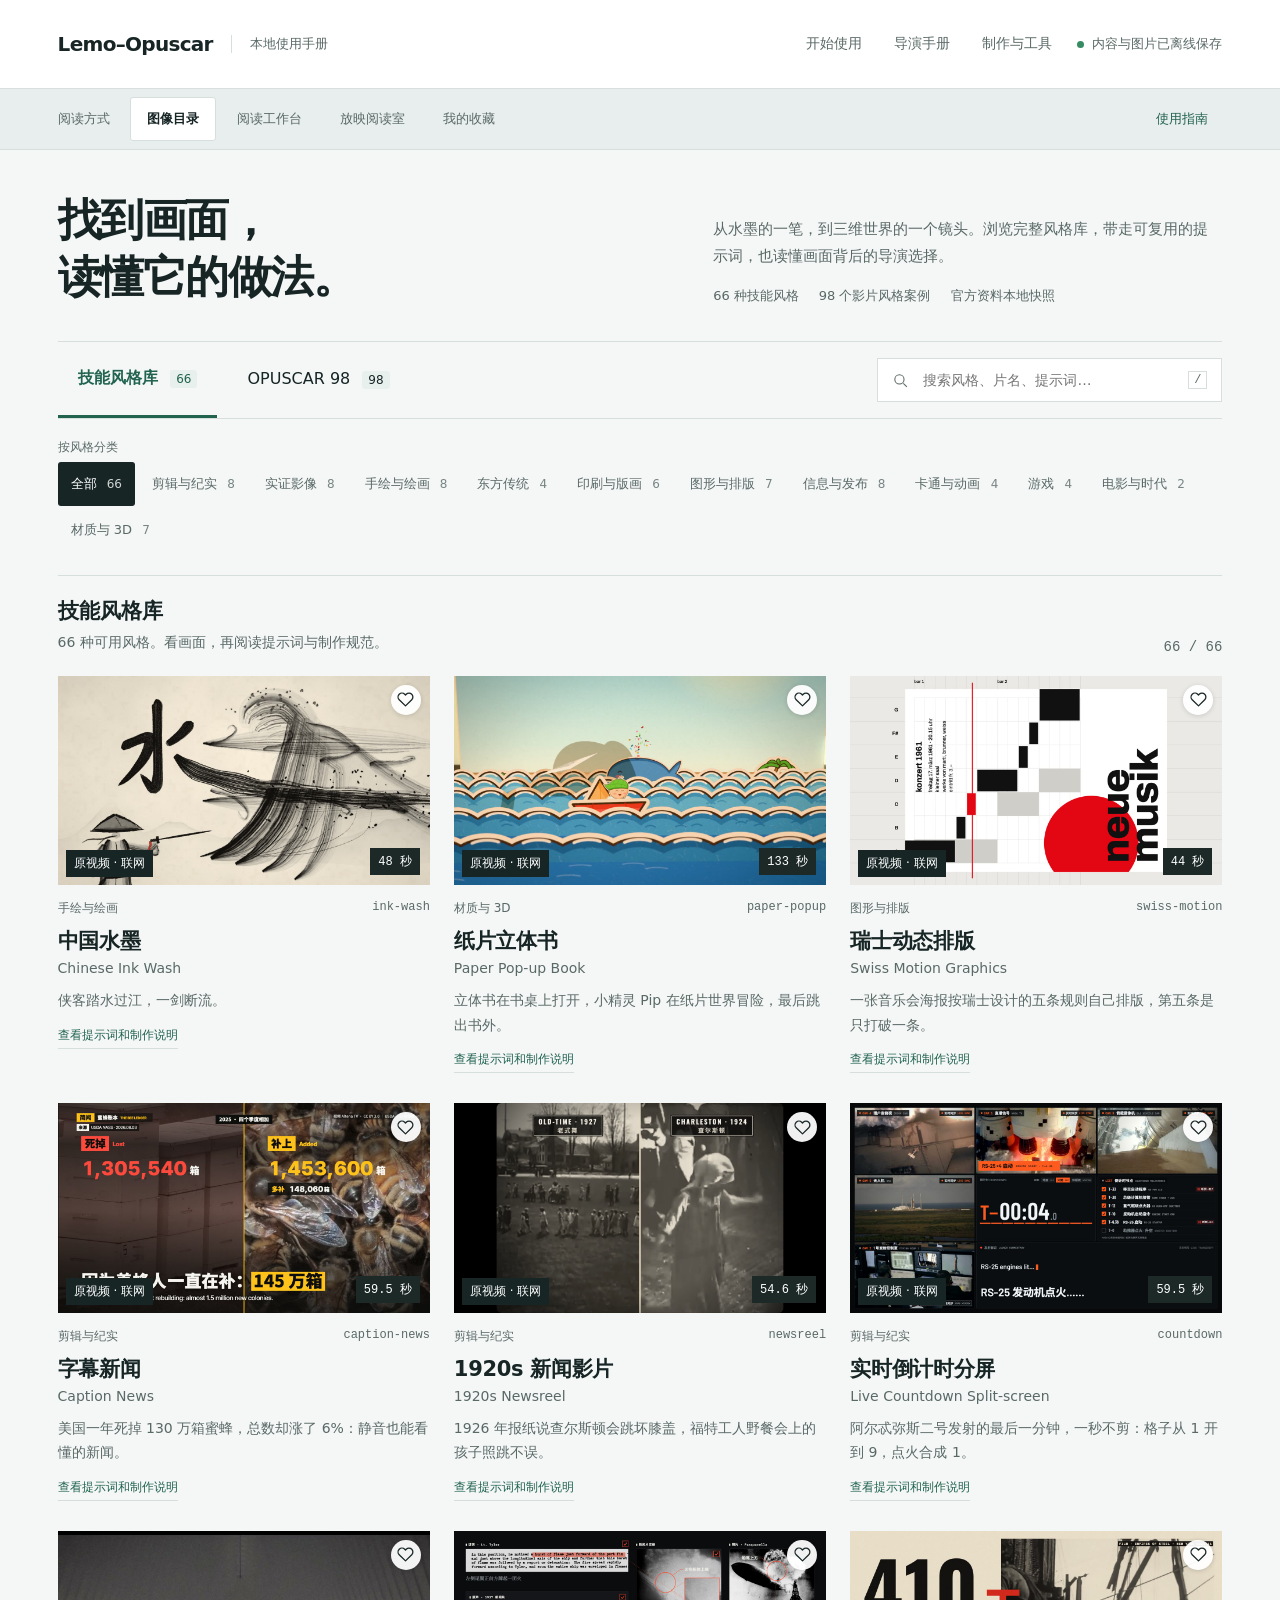
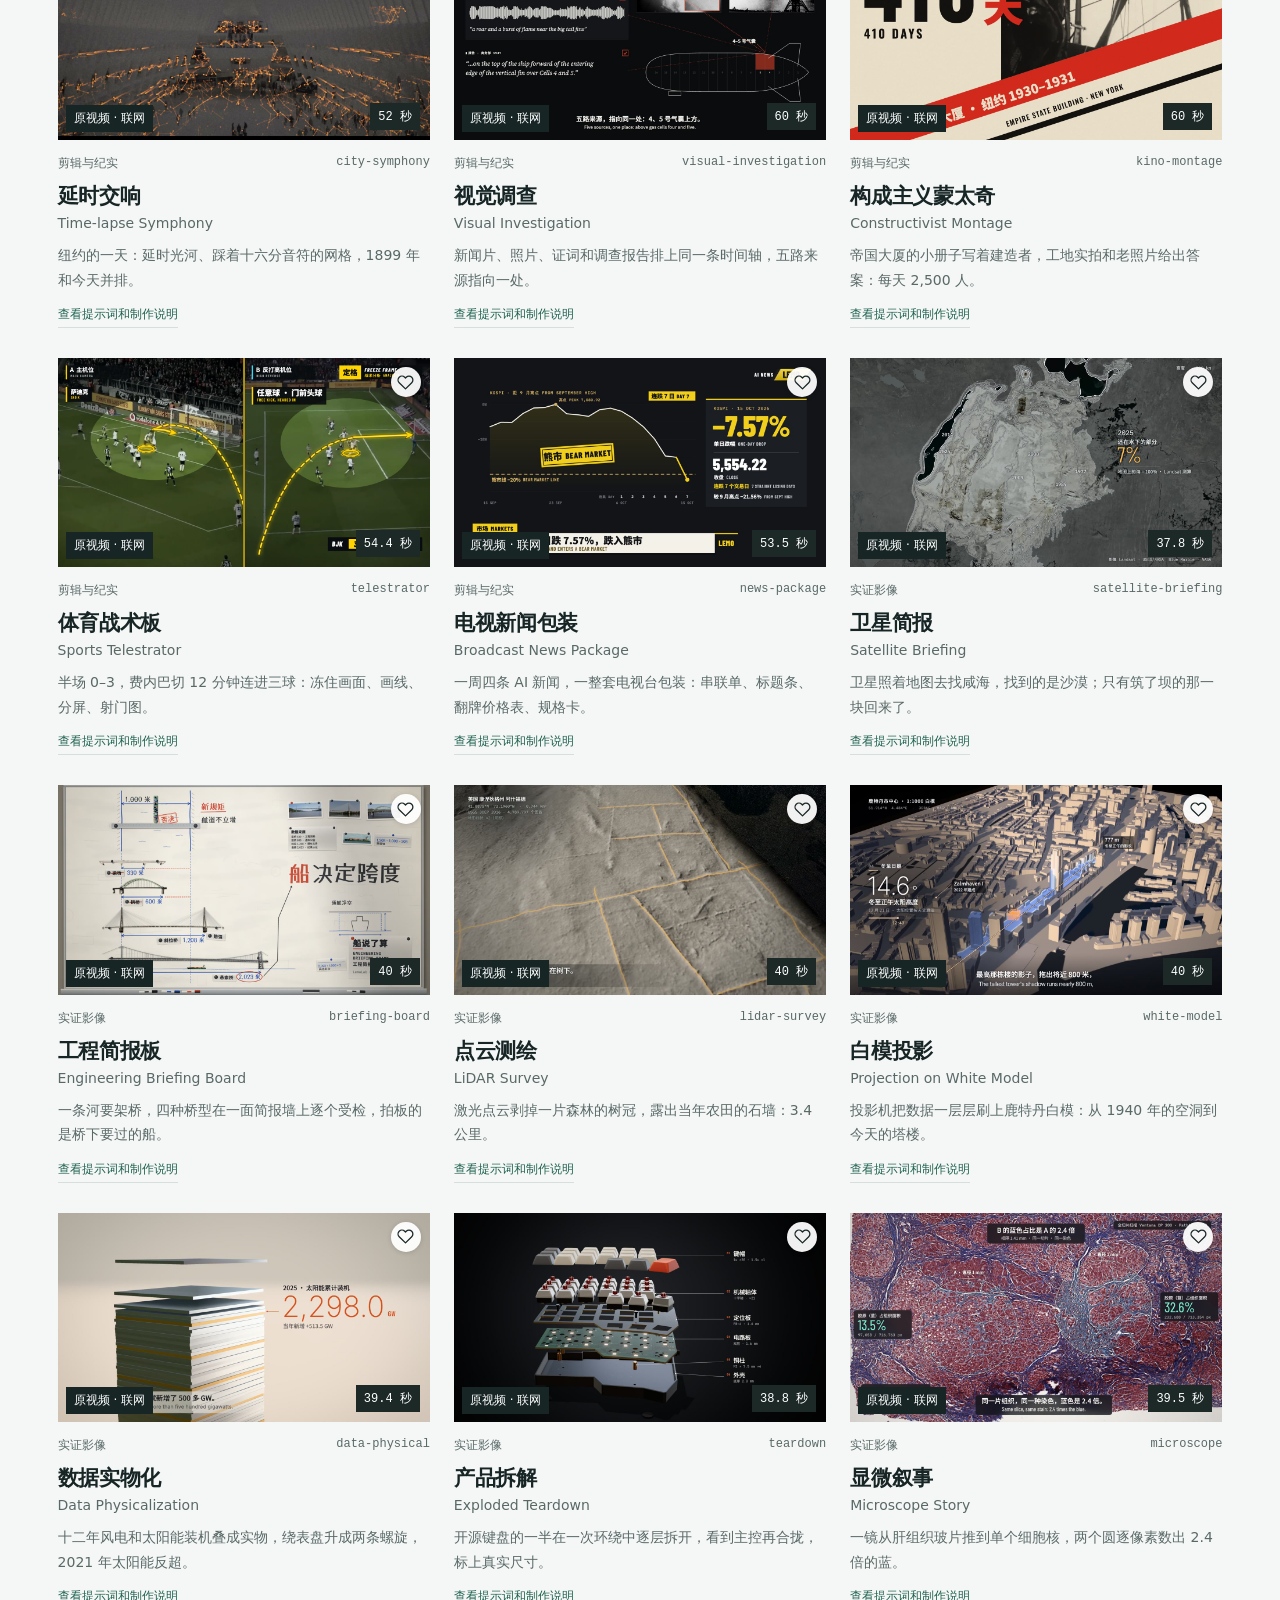
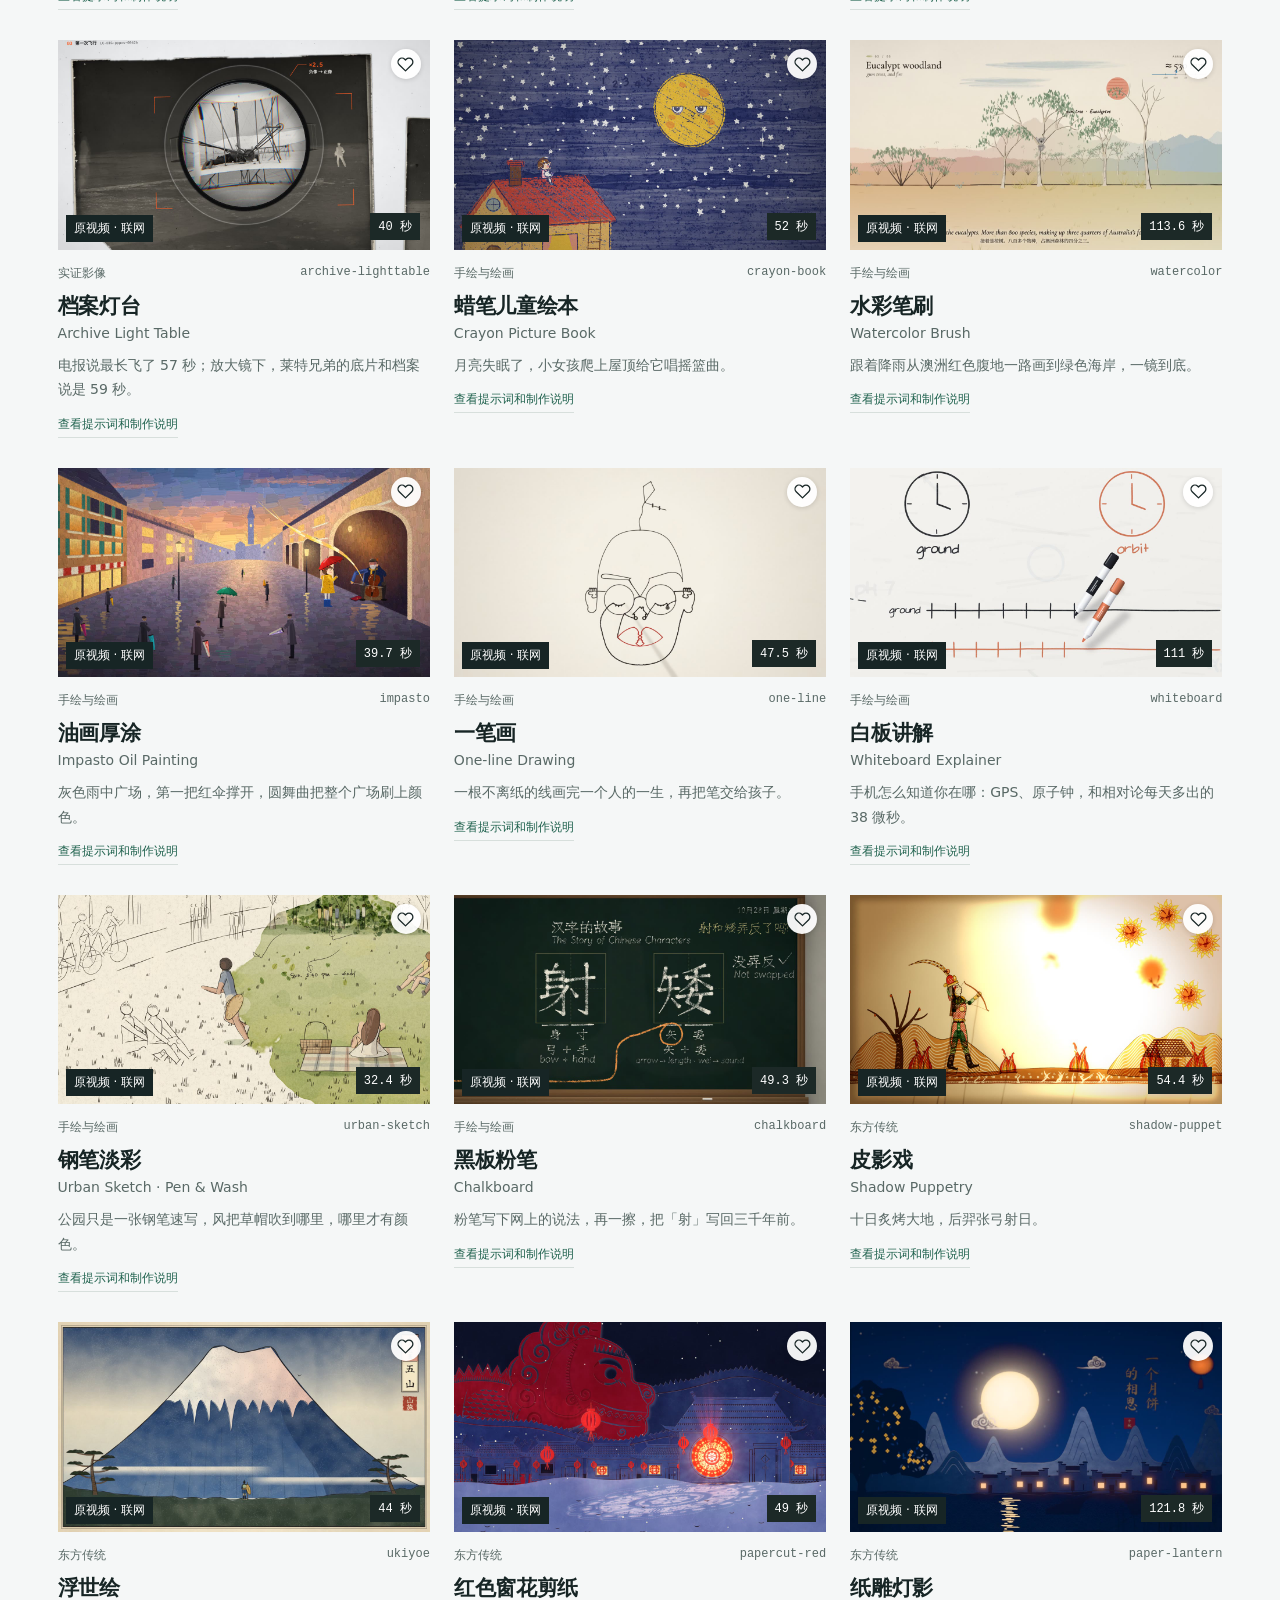
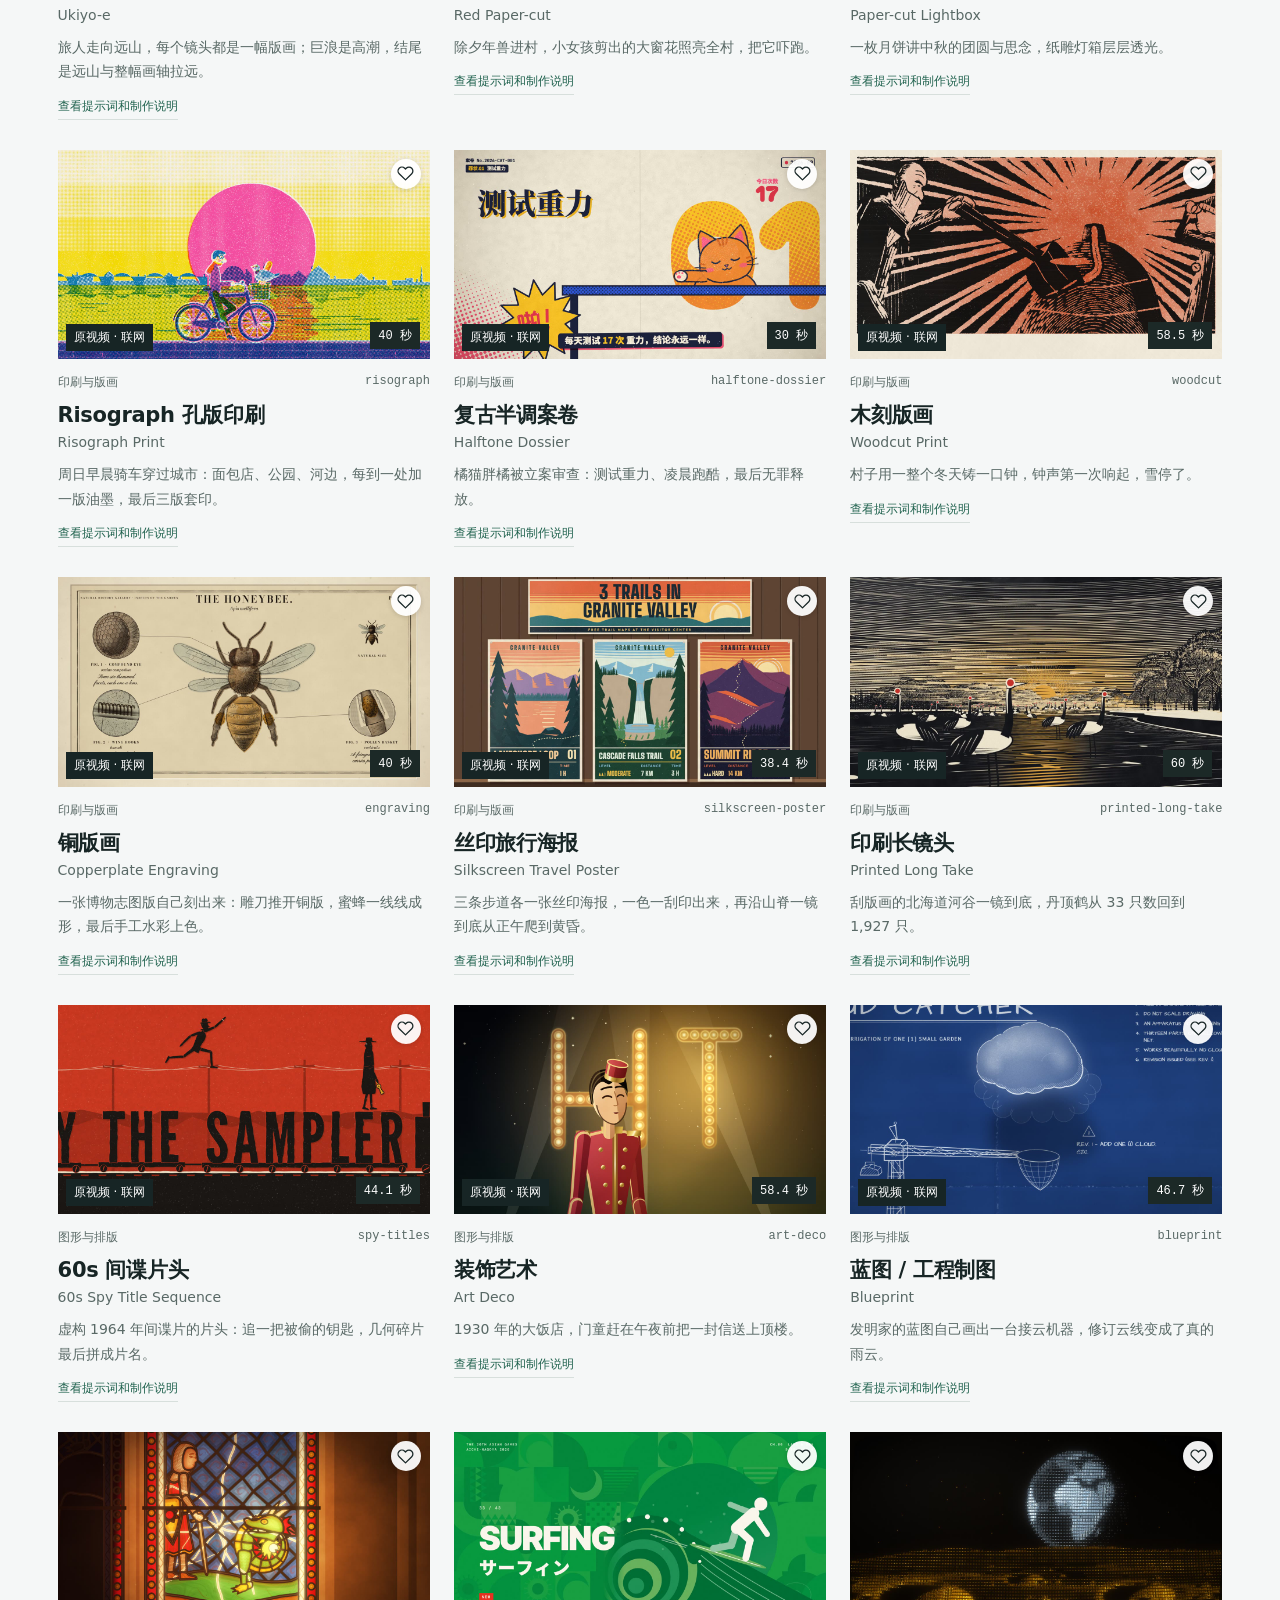
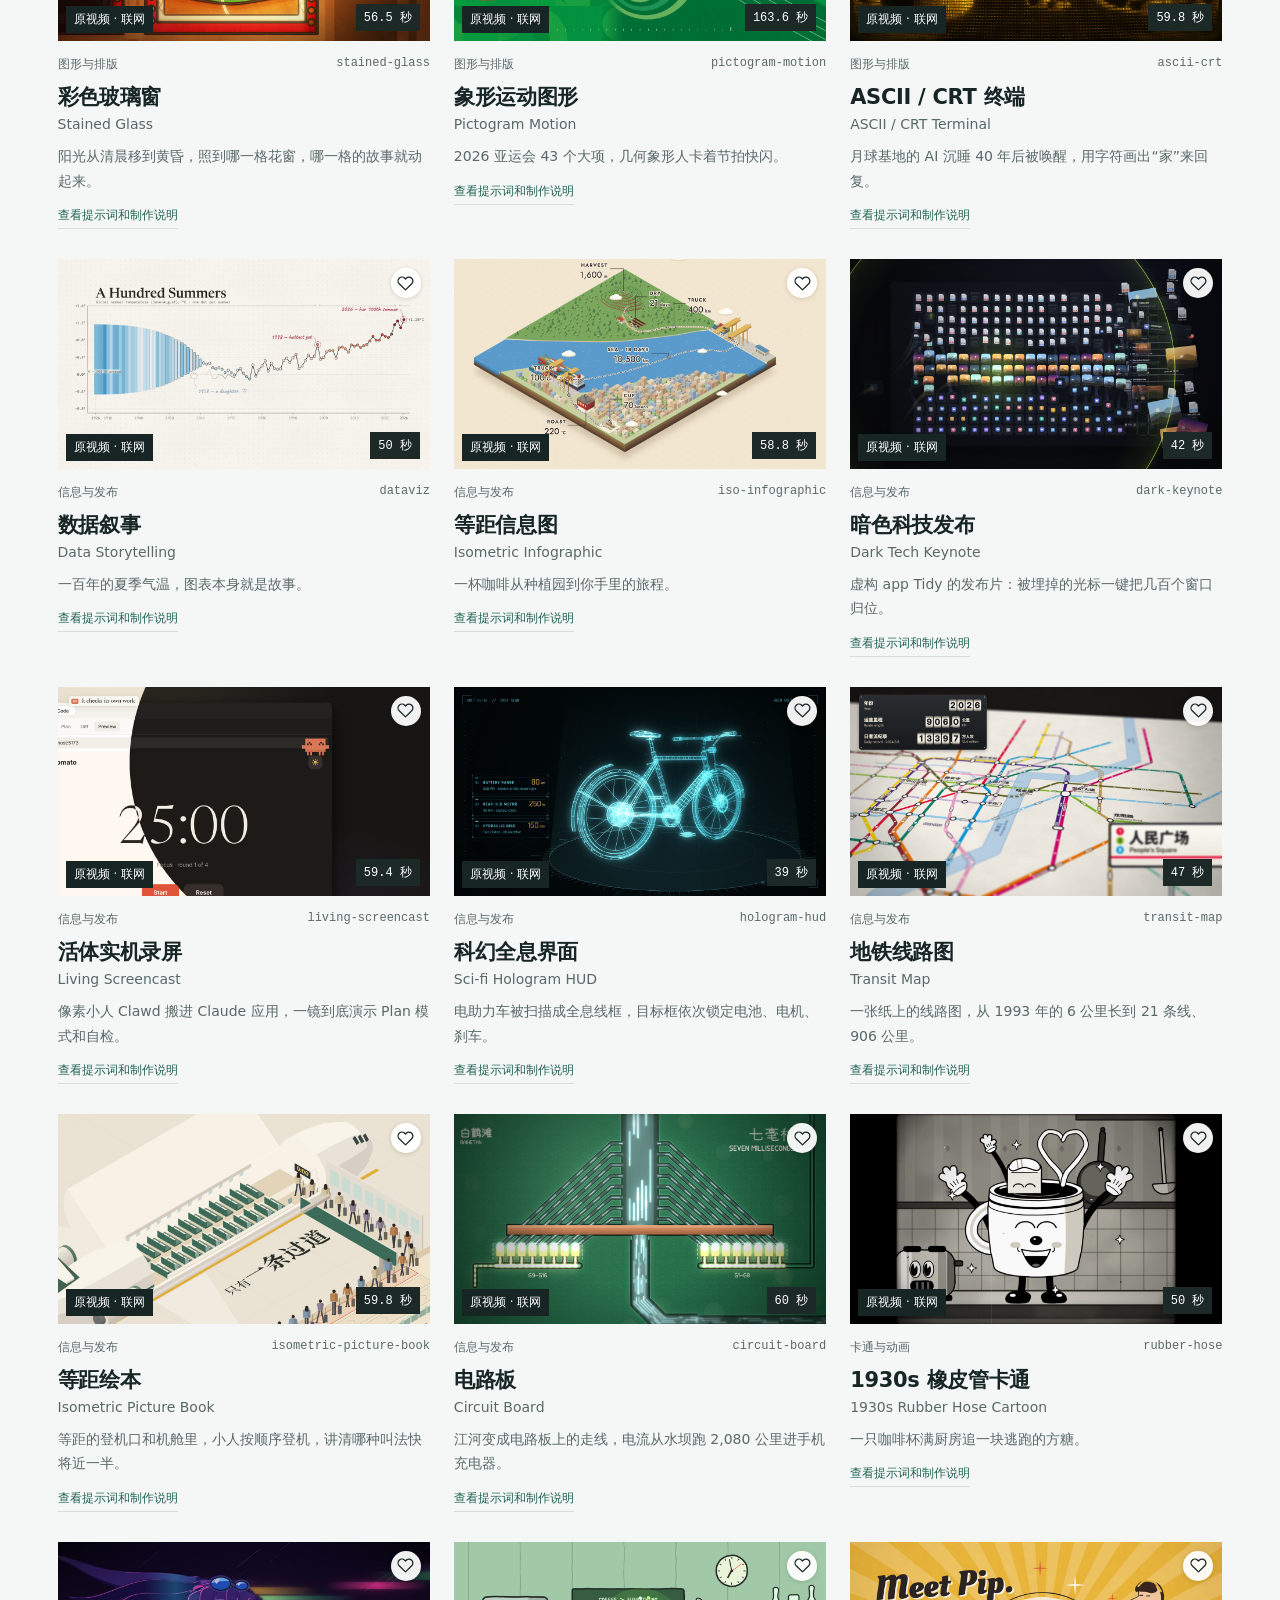
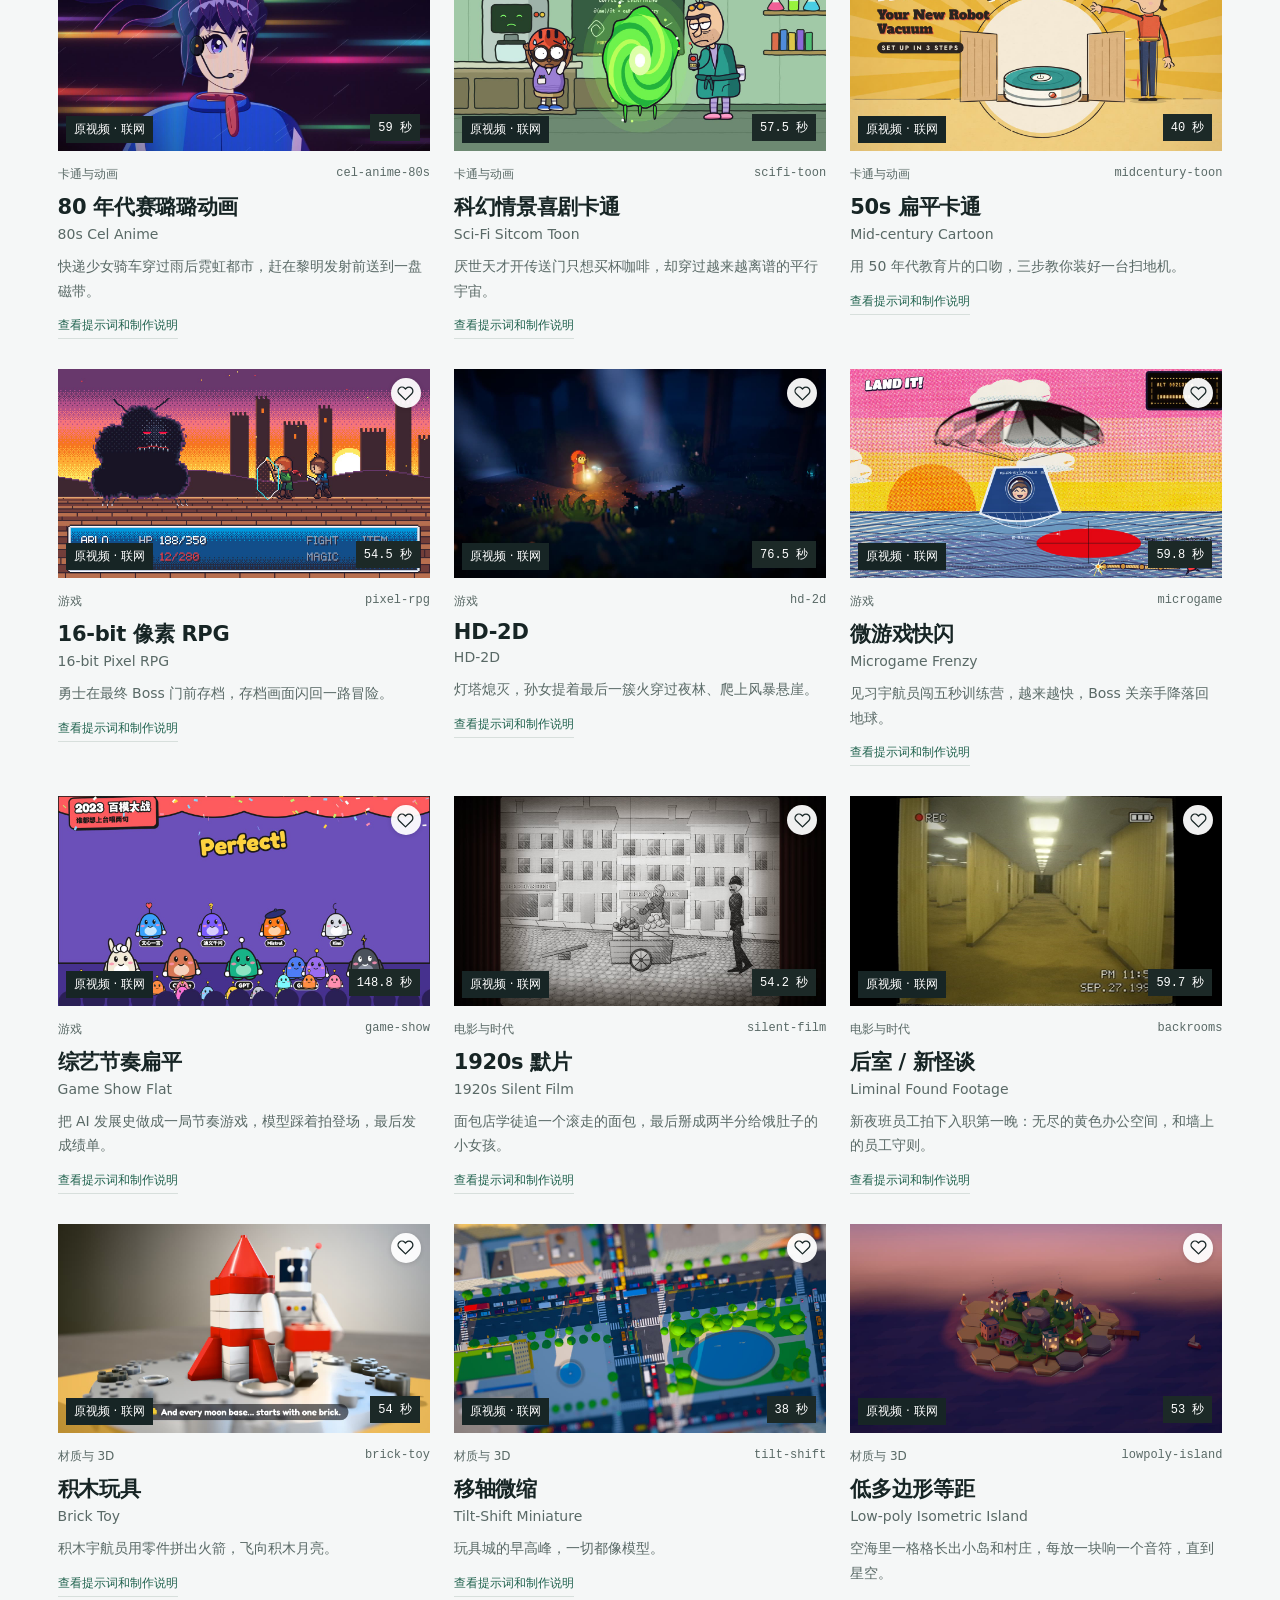
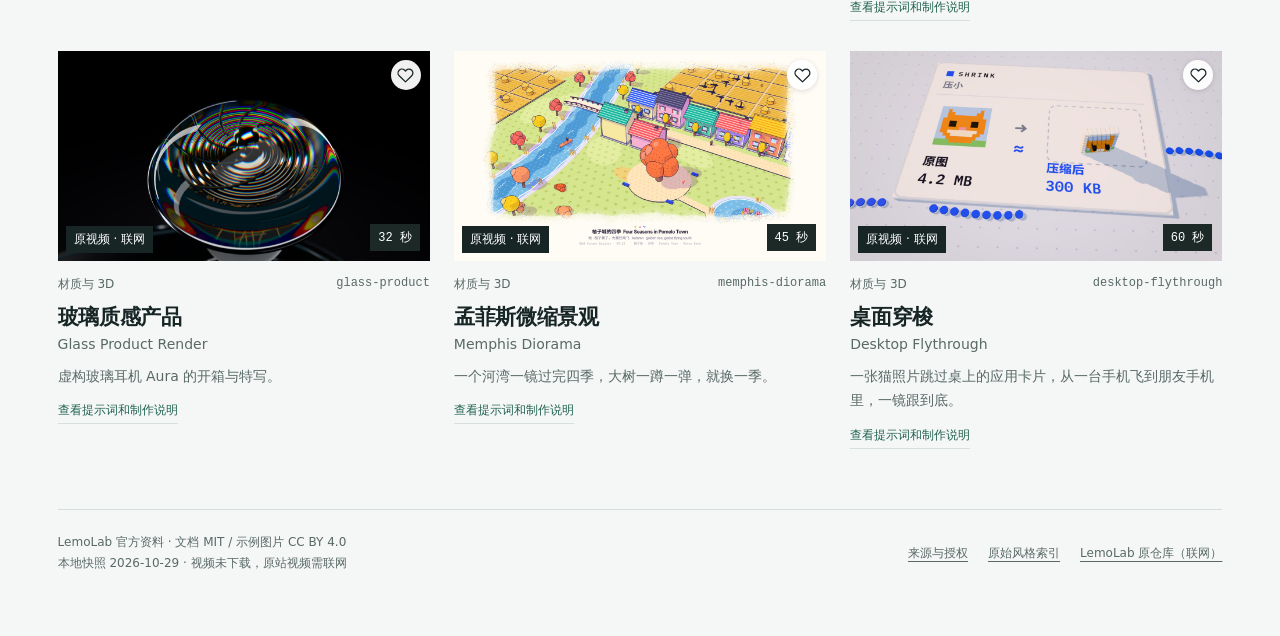
<file: pages/catalog.html>
<!doctype html>
<html lang="zh-CN">
<head>
  <meta charset="utf-8">
  <meta name="viewport" content="width=device-width,initial-scale=1">
  <meta name="description" content="Lemo-Opuscar 离线使用手册：66 种技能风格与 OPUSCAR 98 全部影片风格、提示词、镜头和导演编排。">
  <title>图像目录 · Lemo-Opuscar 本地手册</title>
  <link rel="stylesheet" href="../assets/handbook.css">
  <script defer src="../assets/content.js"></script>
  <script defer src="../assets/handbook.js"></script>
</head>
<body data-layout="catalog" data-root="../">
  <a class="skip-link" href="#catalog">跳到风格目录</a>
  <header class="masthead">
    <a class="identity" href="../index.html"><span class="wordmark">Lemo–Opuscar</span><span class="edition">本地使用手册</span></a>
    <nav class="toplinks" aria-label="使用指南">
      <button type="button" data-guide="start">开始使用</button>
      <button type="button" data-guide="director">导演手册</button>
      <button type="button" data-guide="technique">制作与工具</button>
      <span class="offline-indicator">内容与图片已离线保存</span>
    </nav>
  </header>
  <nav id="viewMode" class="view-toolbar" aria-label="切换阅读方式"><span>阅读方式</span><div class="layout-switch"><a href="catalog.html" data-layout-link="catalog" aria-current="page">图像目录</a><a href="workbench.html" data-layout-link="workbench">阅读工作台</a><a href="cinema.html" data-layout-link="cinema">放映阅读室</a></div><button type="button" data-guide="start">使用指南</button></nav>
  <main class="page">
    <section class="introduction">
      <h1>找到画面，<br>读懂它的做法。</h1>
      <div>
        <p>从水墨的一笔，到三维世界的一个镜头。浏览完整风格库，带走可复用的提示词，也读懂画面背后的导演选择。</p>
        <div class="intro-foot"><span>66 种技能风格</span><span>98 个影片风格案例</span><span>官方资料本地快照</span></div>
      </div>
    </section>
    <section id="catalog" aria-label="资源目录">
      <div class="catalog-toolbar">
        <nav class="collection-tabs" aria-label="资源集合">
          <button type="button" data-mode="styles">技能风格库 <span>66</span></button>
          <button type="button" data-mode="films">OPUSCAR 98 <span>98</span></button>
        </nav>
        <label class="search-field">
          <svg viewBox="0 0 24 24" aria-hidden="true"><circle cx="10.5" cy="10.5" r="6.5"></circle><path d="m16 16 5 5"></path></svg>
          <input id="search" type="search" placeholder="搜索风格、片名、提示词…" aria-label="搜索当前资源集合">
          <kbd>/</kbd>
        </label>
      </div>
      <div class="filter-shelf"><p id="filterLabel" class="filter-label">按风格分类</p><nav id="filters" class="filters" aria-label="分类筛选"></nav></div>
      <div class="results-heading"><div><h2 id="resultTitle">技能风格库</h2><p id="resultDescription"></p></div><span id="resultCount" class="result-count" aria-live="polite"></span></div>
      <div id="results" class="results"></div>
      <div id="empty" class="empty" hidden><h3>没有找到匹配内容</h3><p>可尝试英文关键词，或切换技能风格库与 OPUSCAR 98 集合。</p><button id="clearSearch" type="button" class="secondary">清除搜索与筛选</button></div>
    </section>
    <footer class="page-footer">
      <div>LemoLab 官方资料 · 文档 MIT / 示例图片 CC BY 4.0<br>本地快照 <span id="snapshotDate"></span> · 视频未下载，原站视频需联网</div>
      <div><button id="licenseButton" type="button">来源与授权</button><a href="../source/styles/README.md" target="_blank" rel="noopener">原始风格索引</a><a href="https://github.com/lemomo-ai/lemo-opuscar" target="_blank" rel="noopener">LemoLab 原仓库（联网）</a></div>
    </footer>
  </main>
  <dialog id="detailDialog" class="detail-dialog"><div id="detailBody"></div></dialog>
  <dialog id="guideDialog" class="guide-dialog"><header class="guide-head"><h2 id="guideTitle"></h2><form method="dialog"><button class="icon-button" aria-label="关闭手册">×</button></form></header><div id="guideContent"></div></dialog>
  <dialog id="copyFallback"><h2>复制内容</h2><p id="copyHelp"></p><textarea id="copyText" rows="14" readonly aria-label="待复制内容"></textarea><form method="dialog"><button class="secondary">完成</button></form></dialog>
  <div id="notice" class="notice" role="status" hidden></div>
</body>
</html>
</file>
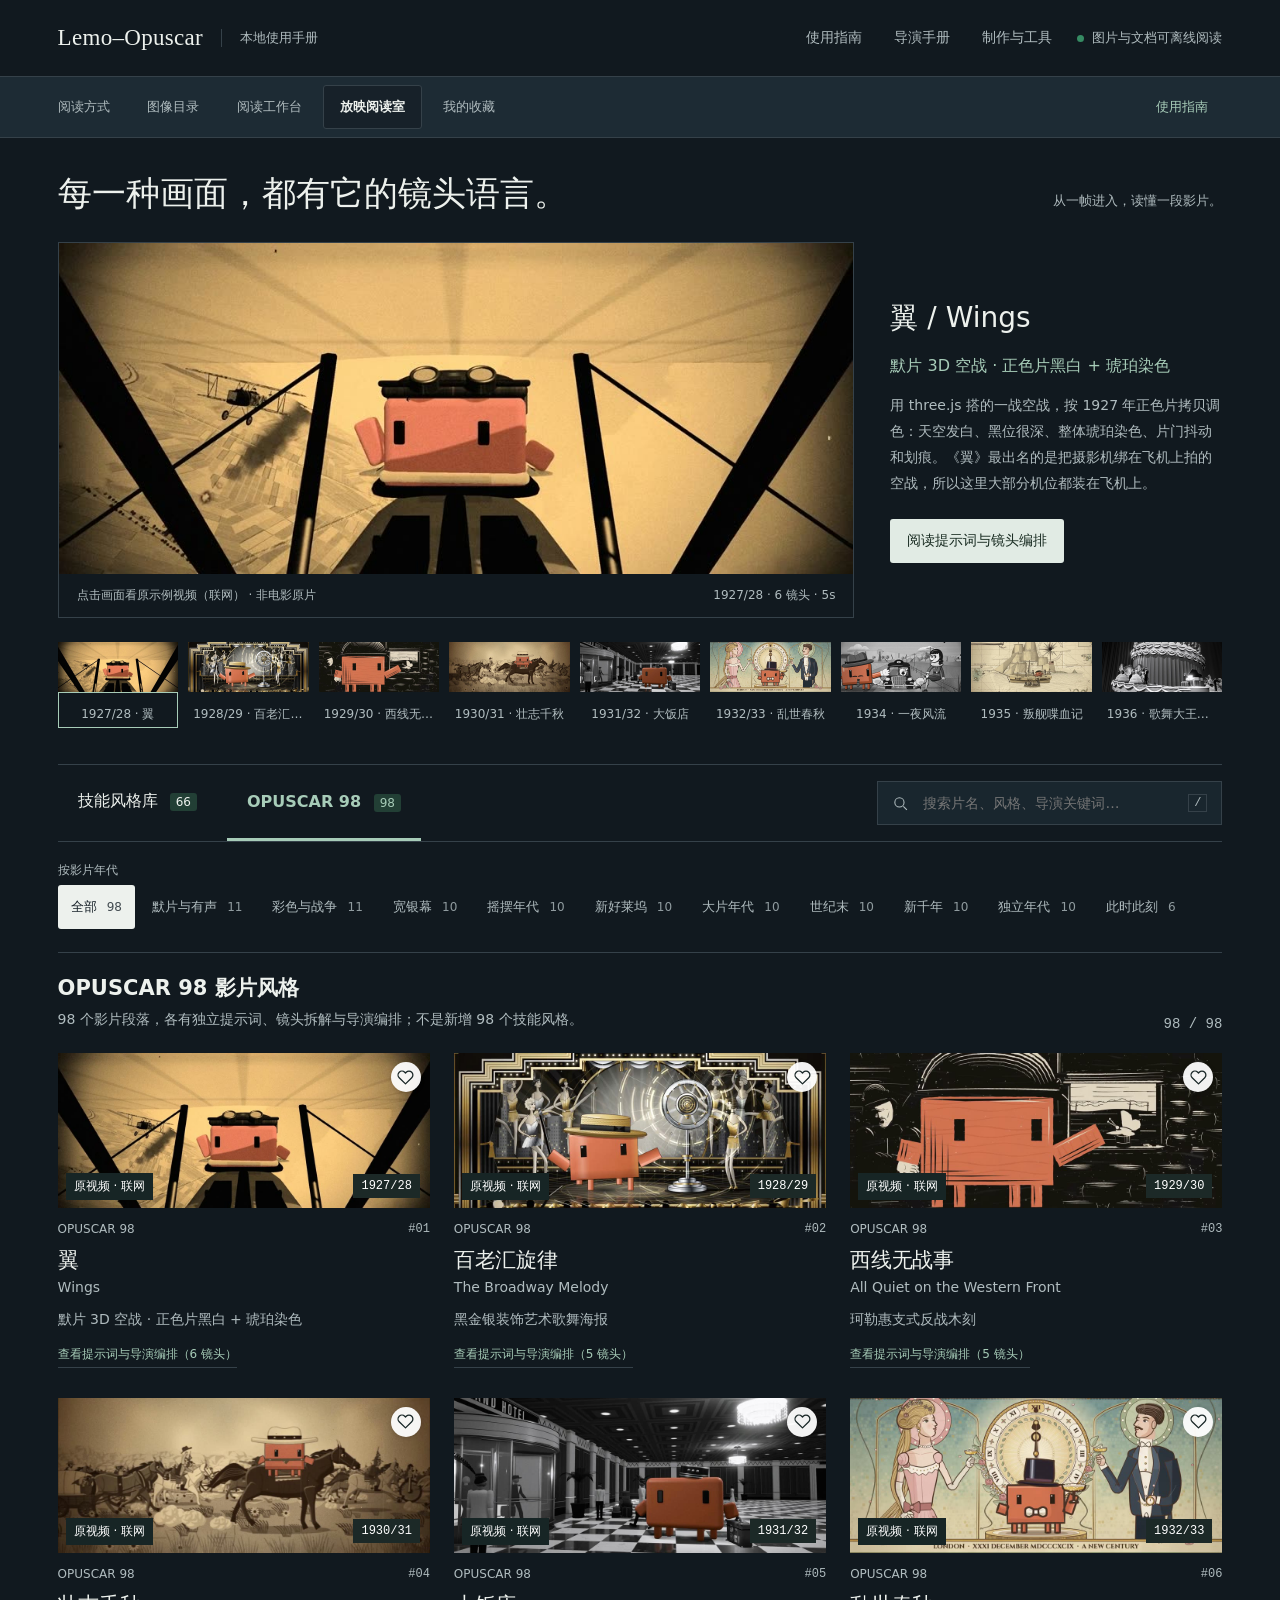
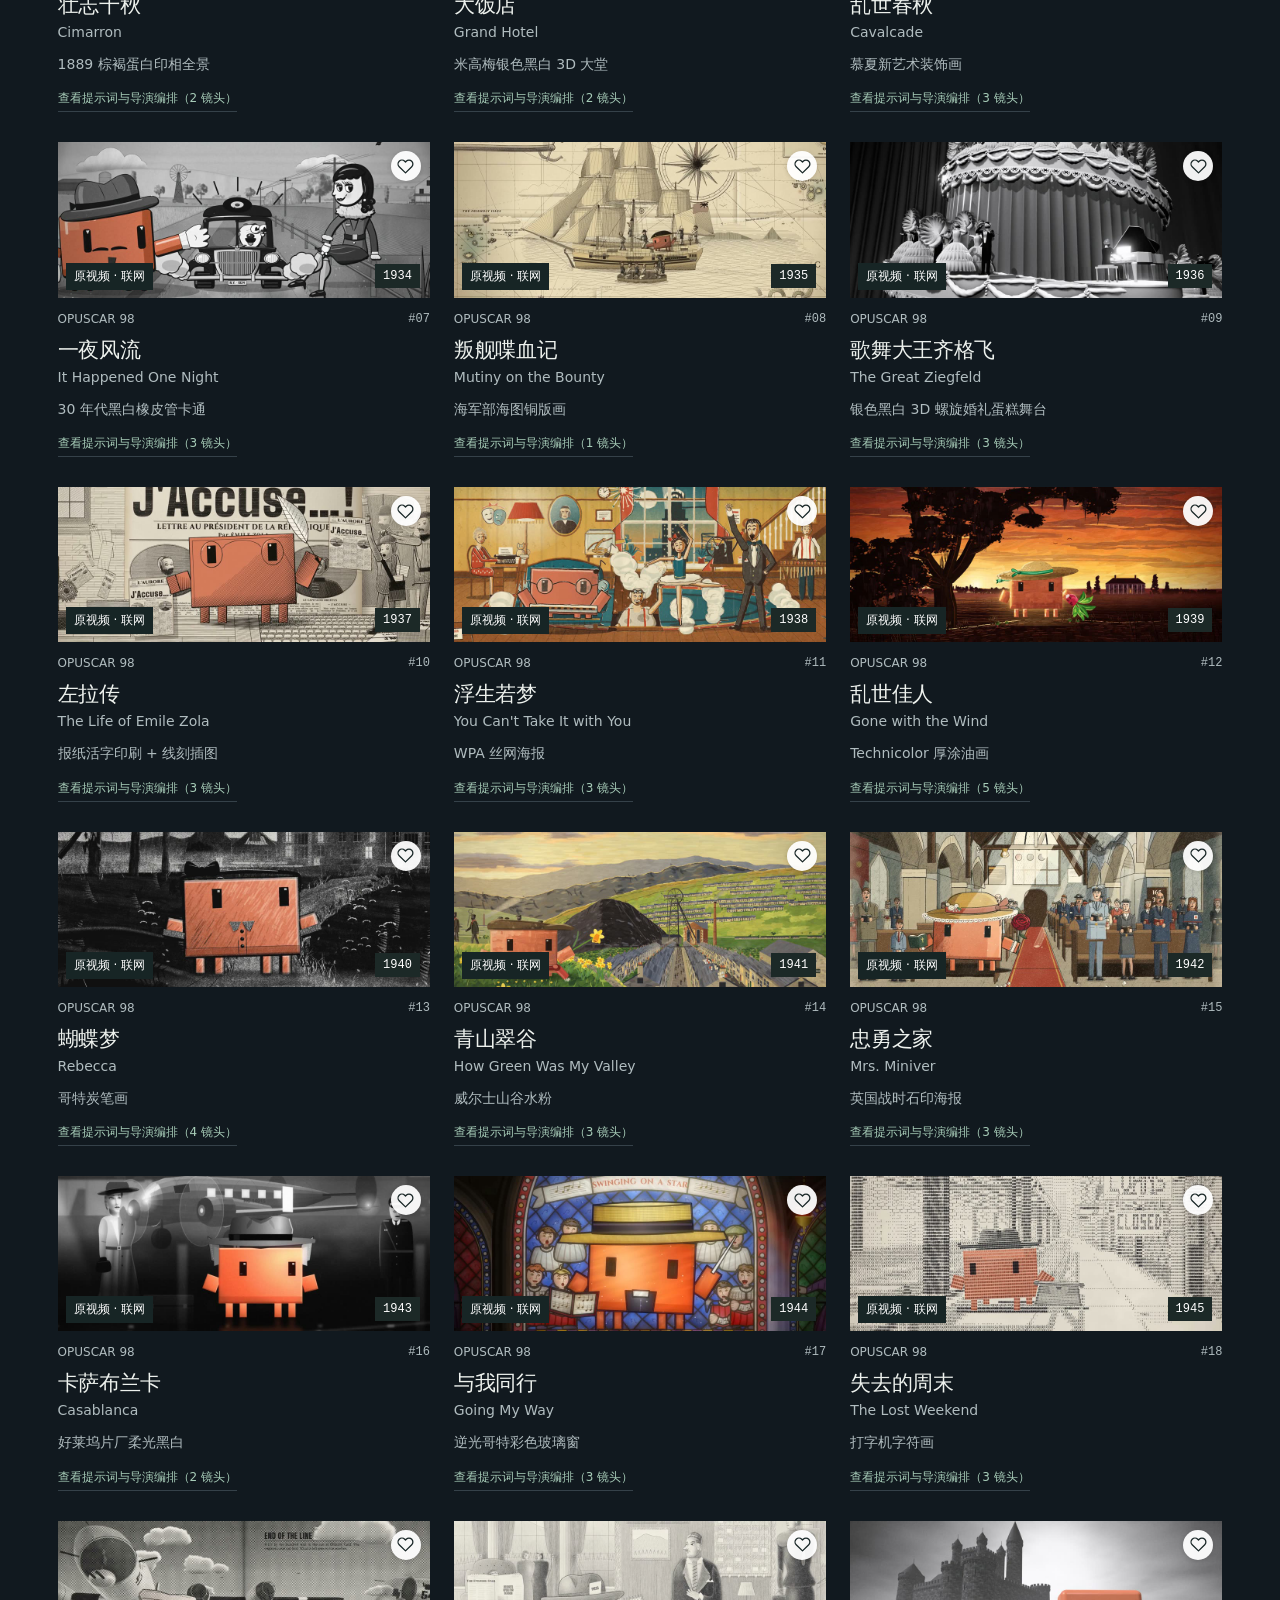
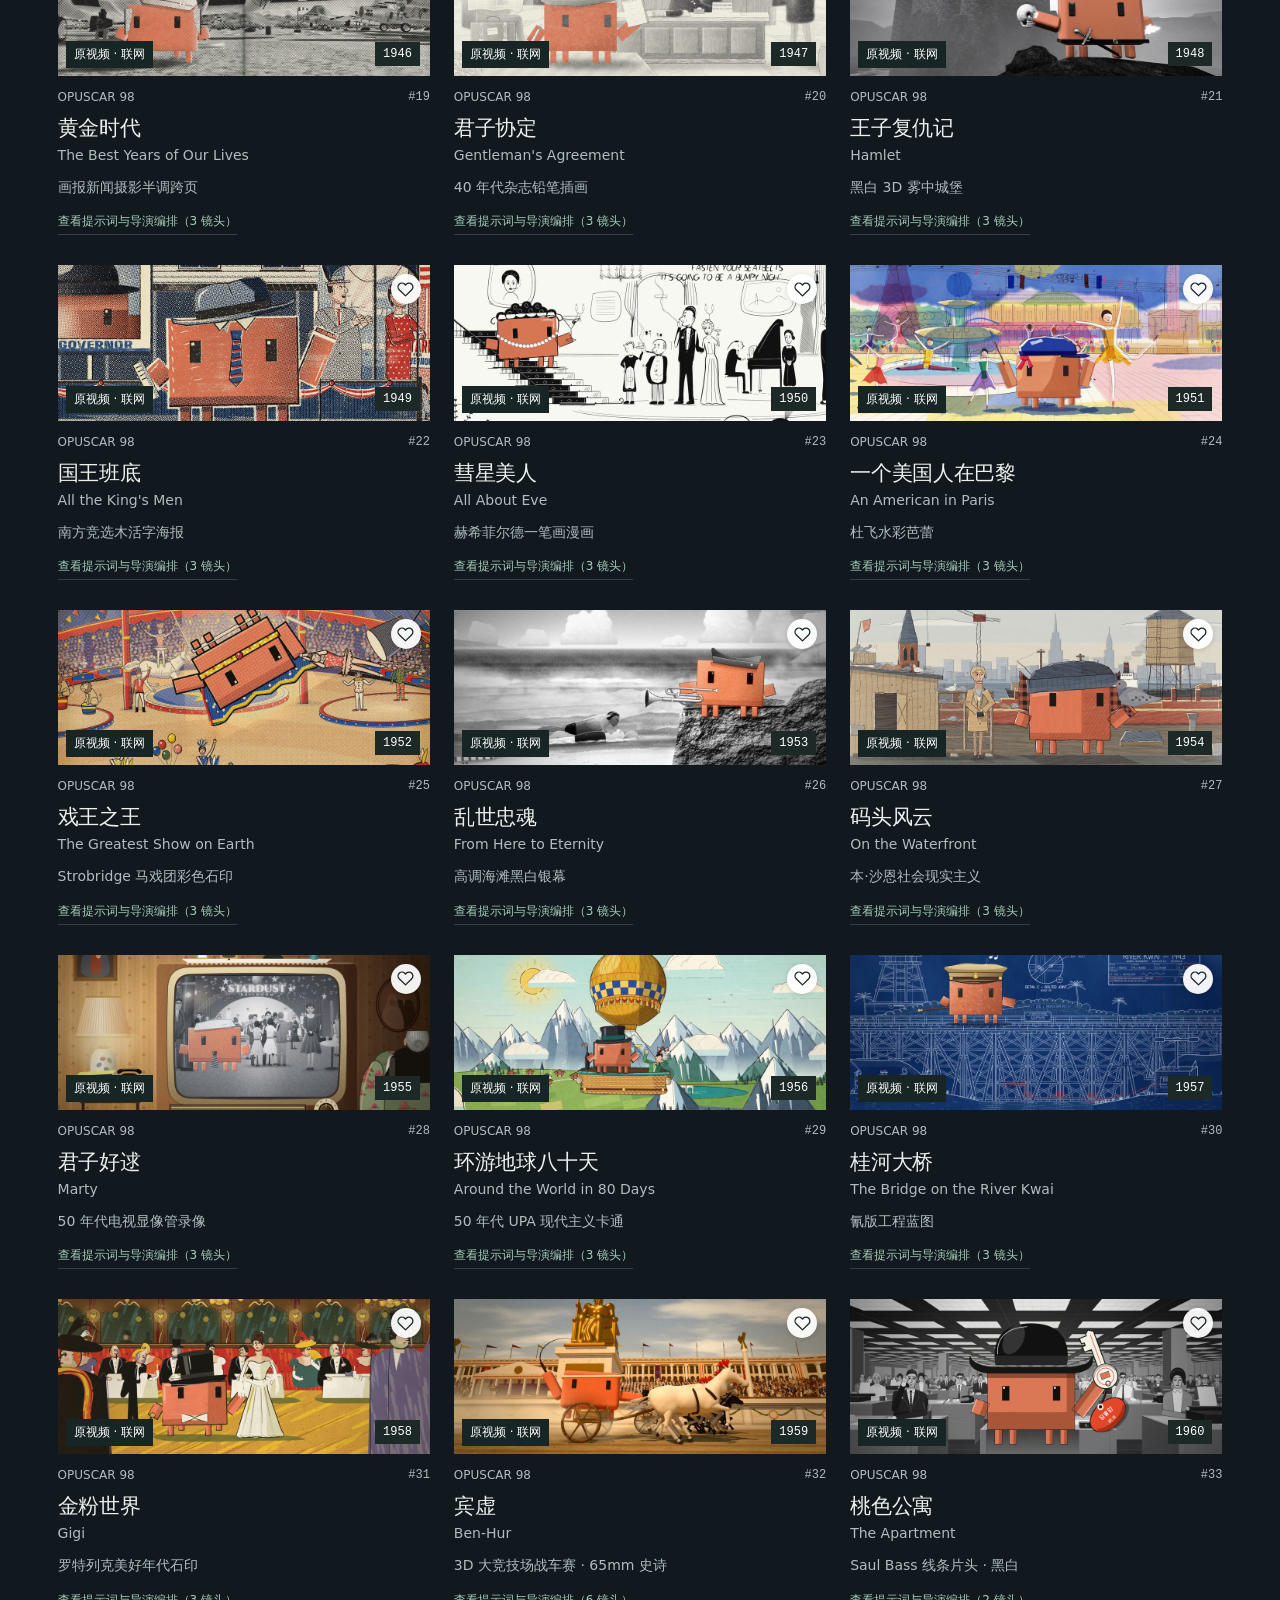
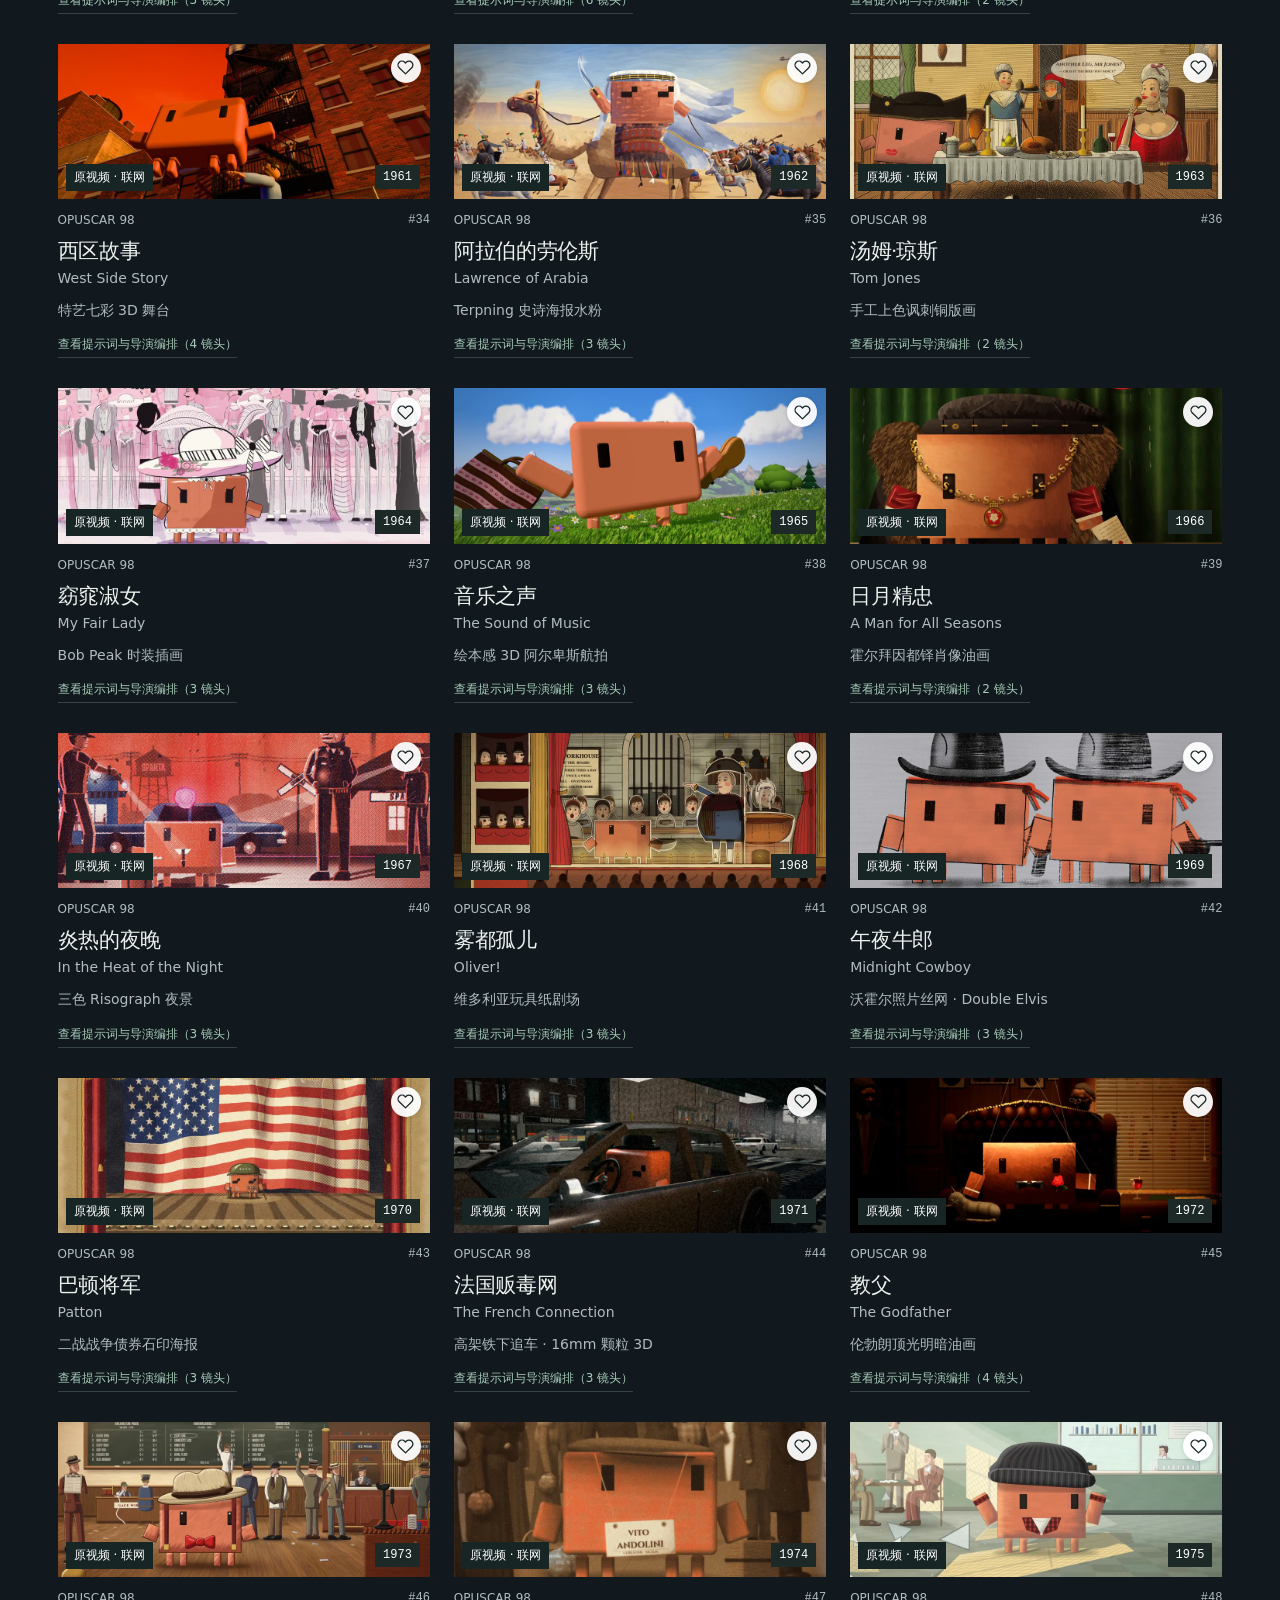
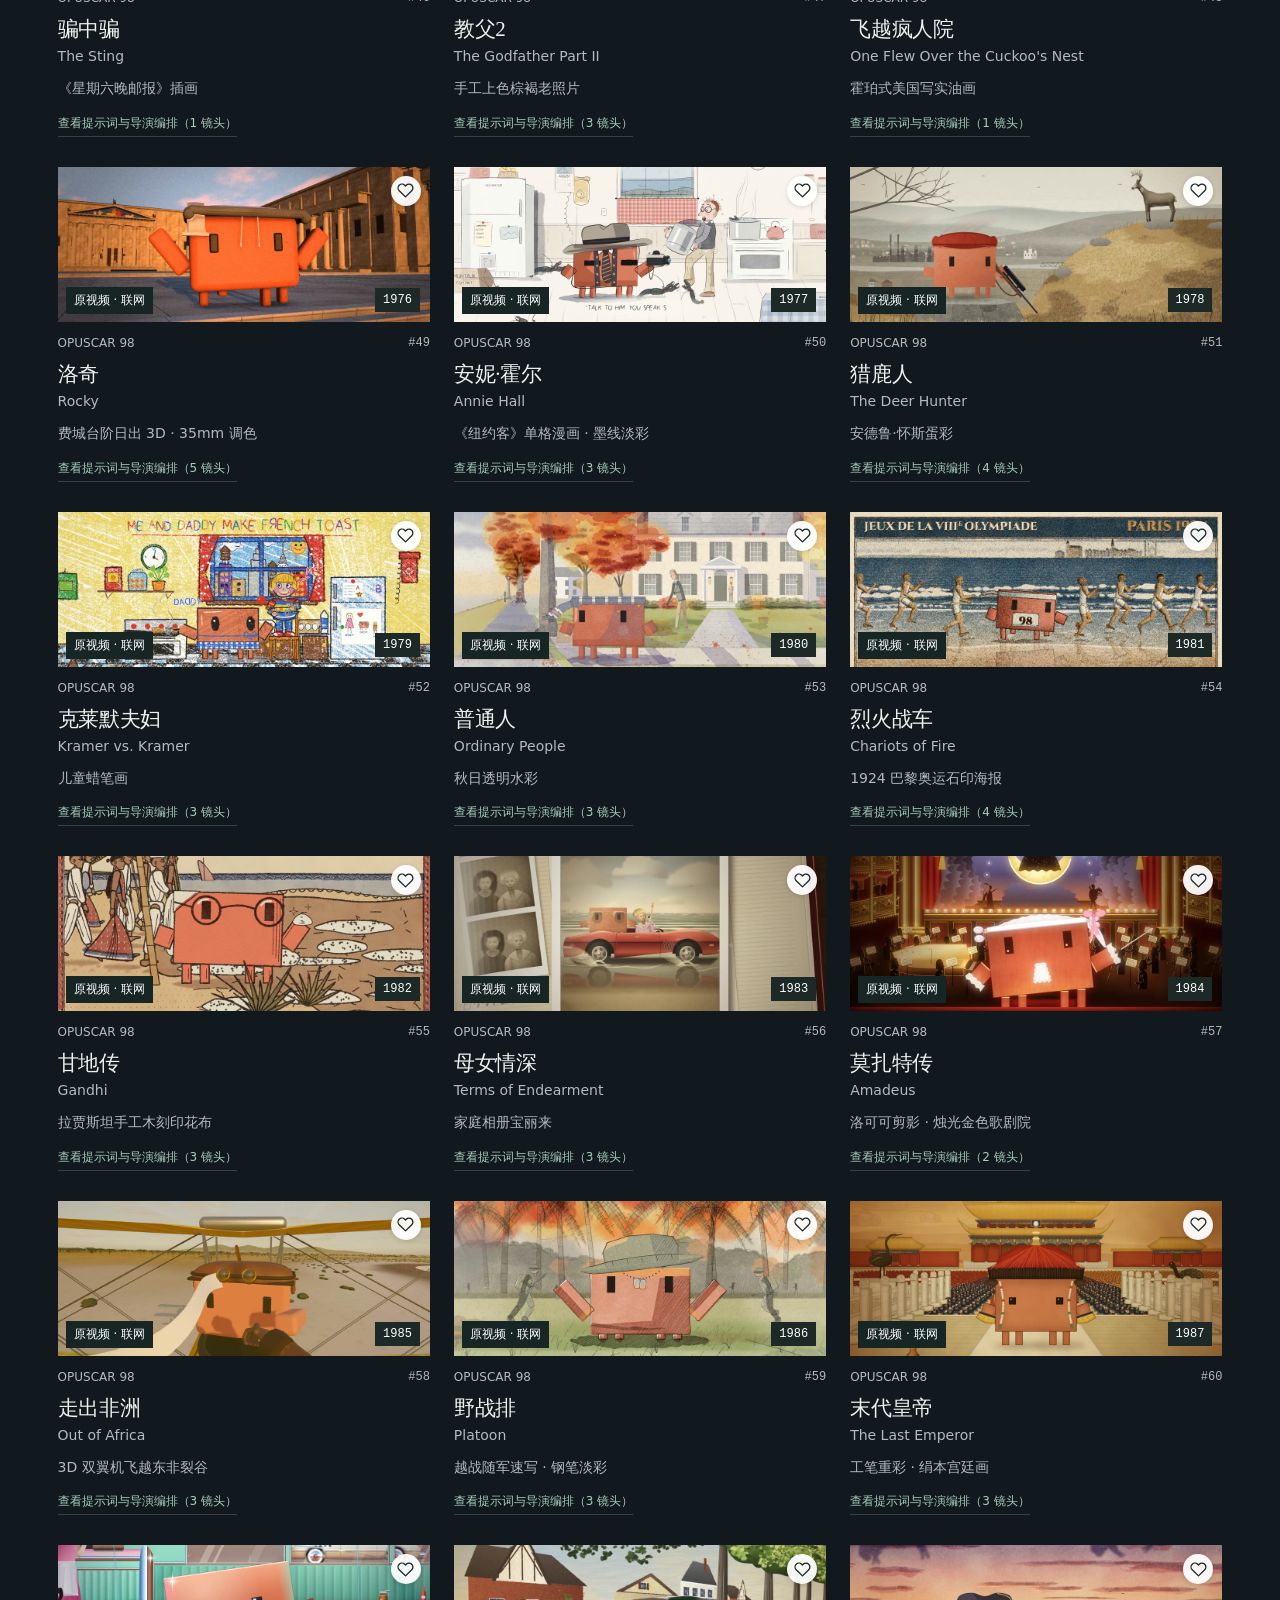
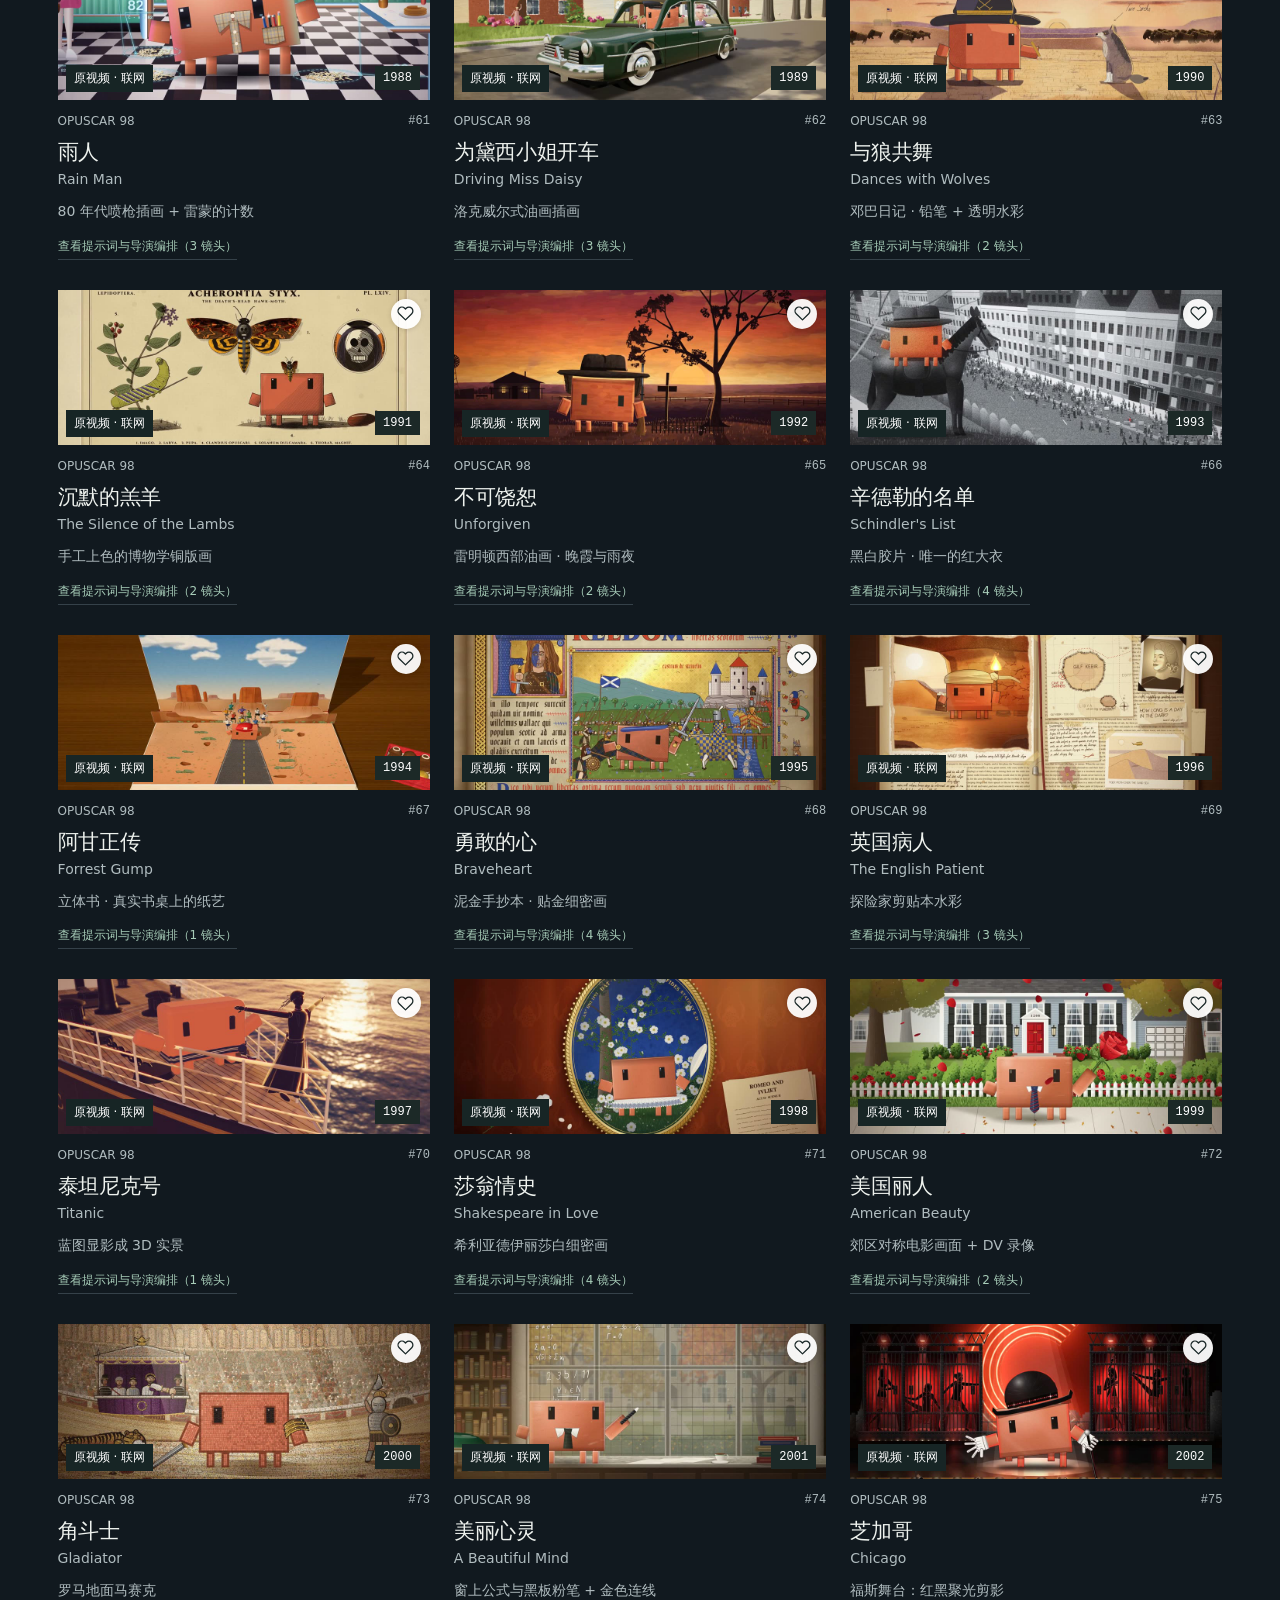
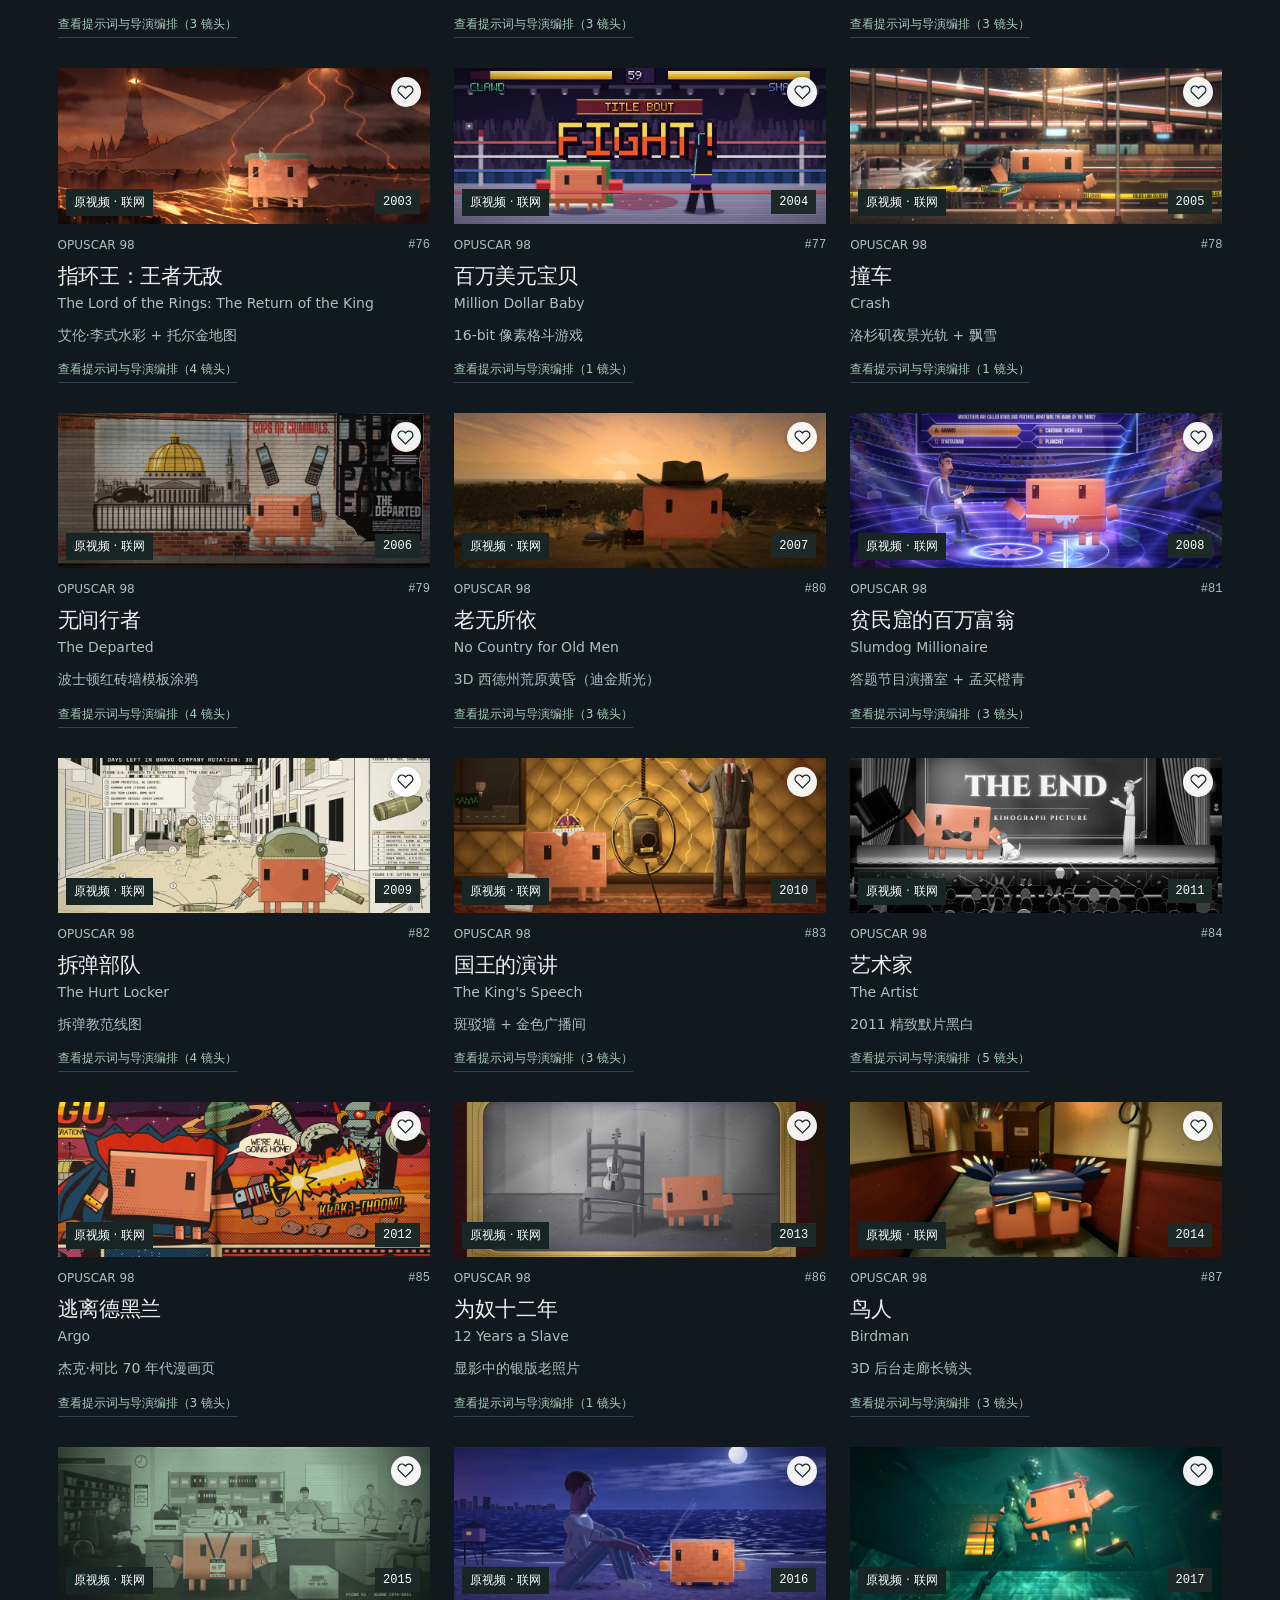
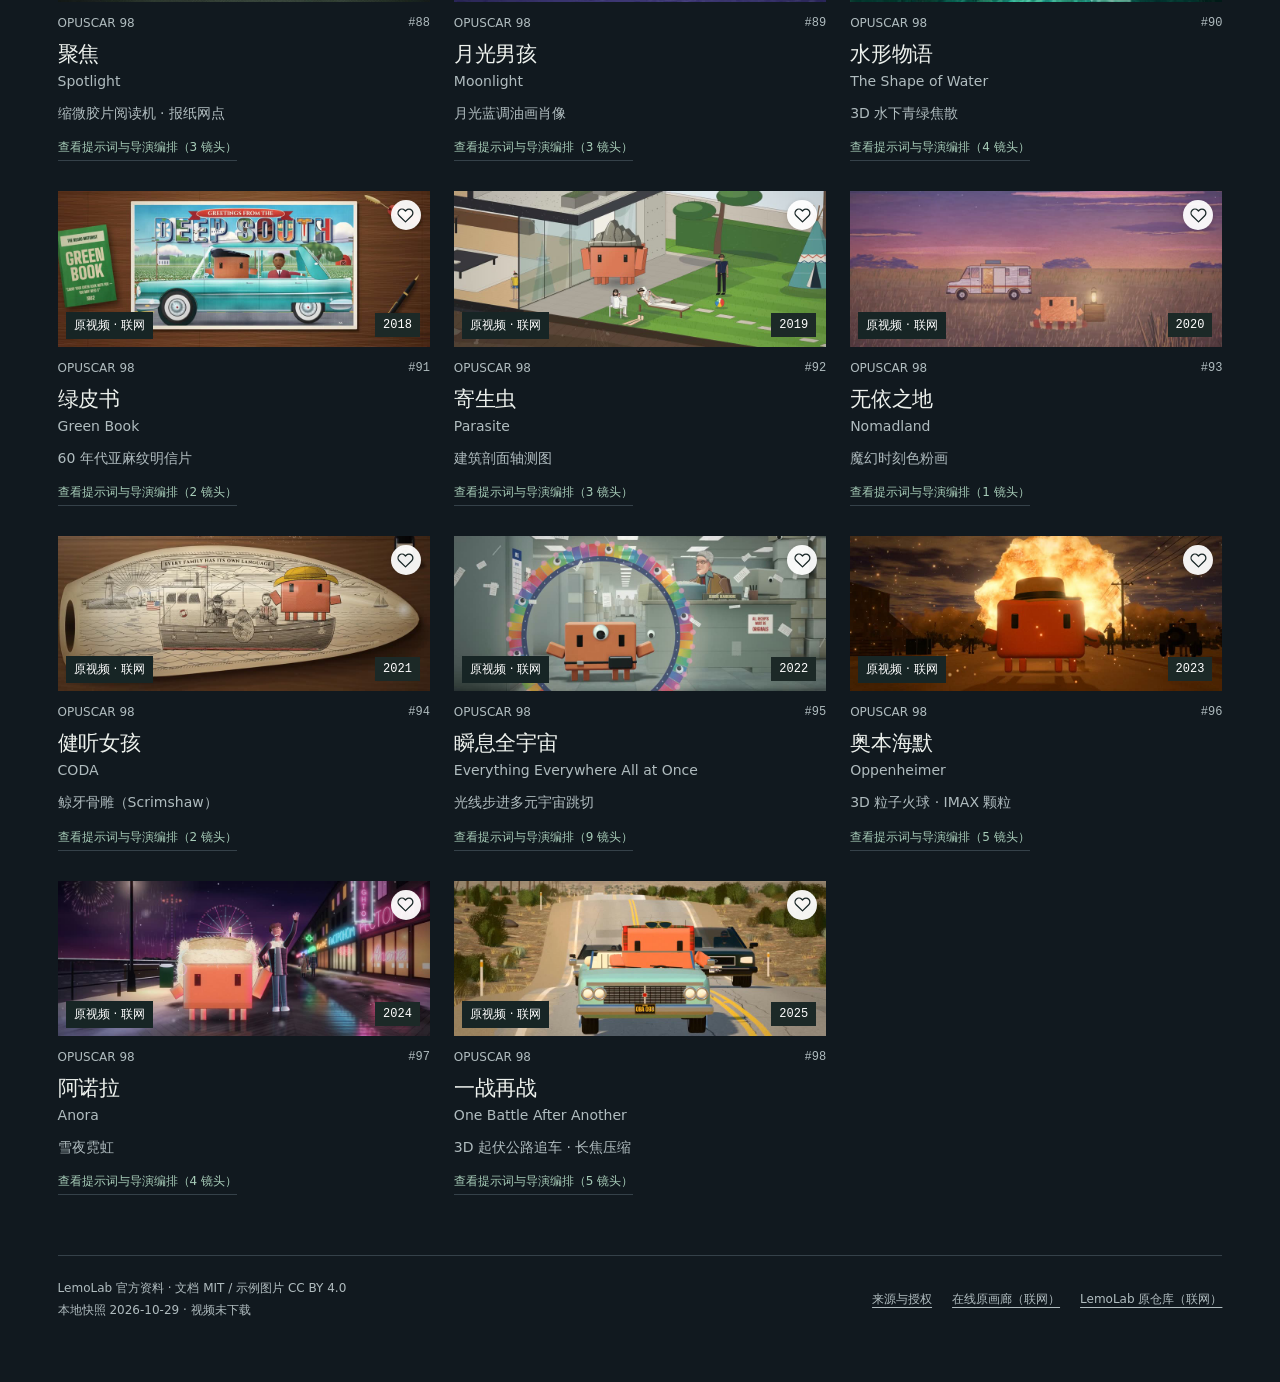
<file: pages/cinema.html>
<!doctype html>
<html lang="zh-CN">
<head>
  <meta charset="utf-8">
  <meta name="viewport" content="width=device-width,initial-scale=1">
  <title>放映阅读室 · Lemo-Opuscar 本地手册</title>
  <link rel="stylesheet" href="../assets/handbook.css">
  <script defer src="../assets/content.js"></script>
  <script defer src="../assets/handbook.js"></script>
</head>
<body data-layout="cinema" data-root="../">
  <a class="skip-link" href="#catalog">跳到风格目录</a>
  <header class="masthead">
    <a class="identity" href="../index.html"><span class="wordmark">Lemo–Opuscar</span><span class="edition">本地使用手册</span></a>
    <nav class="toplinks" aria-label="使用指南"><button type="button" data-guide="start">使用指南</button><button type="button" data-guide="director">导演手册</button><button type="button" data-guide="technique">制作与工具</button><span class="offline-indicator">图片与文档可离线阅读</span></nav>
  </header>
  <nav id="viewMode" class="view-toolbar" aria-label="切换阅读方式"><span>阅读方式</span><div class="layout-switch"><a href="catalog.html" data-layout-link="catalog">图像目录</a><a href="workbench.html" data-layout-link="workbench">阅读工作台</a><a href="cinema.html" data-layout-link="cinema" aria-current="page">放映阅读室</a></div><button type="button" data-guide="start">使用指南</button></nav>
  <main class="page">
    <div class="cinema-heading"><h1>每一种画面，都有它的镜头语言。</h1><p>从一帧进入，读懂一段影片。</p></div>
    <section class="screen-layout" aria-label="精选影片风格">
      <figure class="feature-screen"><a id="featureVideo" href="https://lemomo-ai.github.io/lemo-opuscar/films/opuscar98.mp4" target="_blank" rel="noopener" aria-label="观看精选段落的官方示例视频（联网）"><img id="featureImage" src="../source/styleboard/img/opuscar98/01.jpg" alt="OPUSCAR 98 代码风格演示画面"></a><figcaption><span>点击画面看原示例视频（联网） · 非电影原片</span><span id="featureYear"></span></figcaption></figure>
      <div class="feature-copy"><h2 id="featureTitle"></h2><h3 id="featureStyle"></h3><p id="featureDescription"></p><button id="featureOpen" type="button" class="primary" data-feature="1">阅读提示词与镜头编排</button></div>
    </section>
    <nav id="filmstrip" class="filmstrip" aria-label="切换预览影片"></nav>
    <section id="catalog" aria-label="完整资源目录">
      <div class="catalog-toolbar">
        <nav class="collection-tabs" aria-label="资源集合"><button type="button" data-mode="styles">技能风格库 <span>66</span></button><button type="button" data-mode="films">OPUSCAR 98 <span>98</span></button></nav>
        <label class="search-field"><svg viewBox="0 0 24 24" aria-hidden="true"><circle cx="10.5" cy="10.5" r="6.5"></circle><path d="m16 16 5 5"></path></svg><input id="search" type="search" placeholder="搜索片名、风格、导演关键词…" aria-label="搜索当前资源集合"><kbd>/</kbd></label>
      </div>
      <div class="filter-shelf"><p id="filterLabel" class="filter-label">按影片年代</p><nav id="filters" class="filters" aria-label="分类筛选"></nav></div>
      <div class="results-heading"><div><h2 id="resultTitle">OPUSCAR 98 影片风格</h2><p id="resultDescription"></p></div><span id="resultCount" class="result-count" aria-live="polite"></span></div>
      <div id="results" class="results"></div>
      <div id="empty" class="empty" hidden><h3>没有找到匹配内容</h3><p>尝试片名、年份或英文风格关键词。</p><button id="clearSearch" type="button" class="secondary">清除搜索与筛选</button></div>
    </section>
    <footer class="page-footer"><div>LemoLab 官方资料 · 文档 MIT / 示例图片 CC BY 4.0<br>本地快照 <span id="snapshotDate"></span> · 视频未下载</div><div><button id="licenseButton" type="button">来源与授权</button><a href="https://lemomo-ai.github.io/lemo-opuscar/" target="_blank" rel="noopener">在线原画廊（联网）</a><a href="https://github.com/lemomo-ai/lemo-opuscar" target="_blank" rel="noopener">LemoLab 原仓库（联网）</a></div></footer>
  </main>
  <dialog id="detailDialog" class="detail-dialog"><div id="detailBody"></div></dialog>
  <dialog id="guideDialog" class="guide-dialog"><header class="guide-head"><h2 id="guideTitle"></h2><form method="dialog"><button class="icon-button" aria-label="关闭手册">×</button></form></header><div id="guideContent"></div></dialog>
  <dialog id="copyFallback"><h2>复制内容</h2><p id="copyHelp"></p><textarea id="copyText" rows="14" readonly aria-label="待复制内容"></textarea><form method="dialog"><button class="secondary">完成</button></form></dialog>
  <div id="notice" class="notice" role="status" hidden></div>
</body>
</html>
</file>
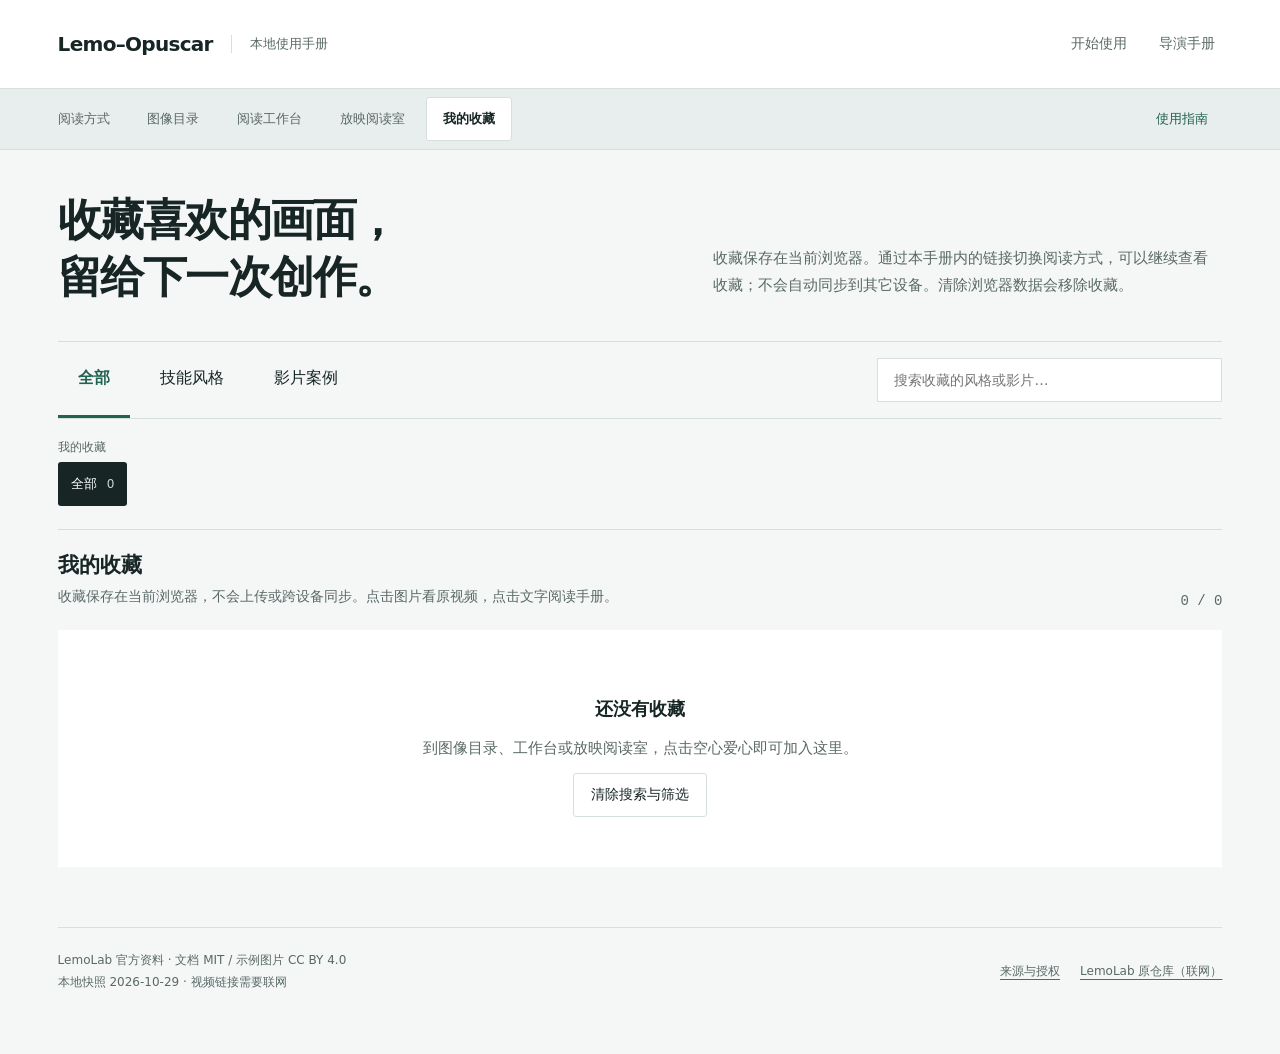
<file: pages/favorites.html>
<!doctype html>
<html lang="zh-CN">
<head>
  <meta charset="utf-8">
  <meta name="viewport" content="width=device-width,initial-scale=1">
  <title>我的收藏 · Lemo-Opuscar 本地手册</title>
  <link rel="stylesheet" href="../assets/handbook.css">
  <script defer src="../assets/content.js"></script>
  <script defer src="../assets/handbook.js"></script>
</head>
<body data-layout="favorites" data-root="../">
  <a class="skip-link" href="#catalog">跳到我的收藏</a>
  <header class="masthead">
    <a class="identity" href="../index.html"><span class="wordmark">Lemo–Opuscar</span><span class="edition">本地使用手册</span></a>
    <nav class="toplinks" aria-label="使用指南"><button type="button" data-guide="start">开始使用</button><button type="button" data-guide="director">导演手册</button></nav>
  </header>
  <nav id="viewMode" class="view-toolbar" aria-label="切换阅读方式"><span>阅读方式</span><div class="layout-switch"><a href="catalog.html" data-layout-link="catalog">图像目录</a><a href="workbench.html" data-layout-link="workbench">阅读工作台</a><a href="cinema.html" data-layout-link="cinema">放映阅读室</a></div><button type="button" data-guide="start">使用指南</button></nav>
  <main class="page">
    <section class="introduction"><h1>收藏喜欢的画面，<br>留给下一次创作。</h1><p>收藏保存在当前浏览器。通过本手册内的链接切换阅读方式，可以继续查看收藏；不会自动同步到其它设备。清除浏览器数据会移除收藏。</p></section>
    <section id="catalog" aria-label="收藏目录">
      <div class="catalog-toolbar">
        <nav class="collection-tabs" aria-label="收藏集合"><button type="button" data-mode="all">全部</button><button type="button" data-mode="styles">技能风格</button><button type="button" data-mode="films">影片案例</button></nav>
        <label class="search-field"><input id="search" type="search" placeholder="搜索收藏的风格或影片…" aria-label="搜索收藏"></label>
      </div>
      <div class="filter-shelf"><p id="filterLabel" class="filter-label">我的收藏</p><nav id="filters" class="filters" aria-label="分类筛选"></nav></div>
      <div class="results-heading"><div><h2 id="resultTitle">我的收藏</h2><p id="resultDescription"></p></div><span id="resultCount" class="result-count" aria-live="polite"></span></div>
      <div id="results" class="results"></div>
      <div id="empty" class="empty" hidden><h3>还没有收藏</h3><p>到风格库点击“收藏”，即可加入这里。</p><button id="clearSearch" type="button" class="secondary">清除搜索与筛选</button></div>
    </section>
    <footer class="page-footer"><div>LemoLab 官方资料 · 文档 MIT / 示例图片 CC BY 4.0<br>本地快照 <span id="snapshotDate"></span> · 视频链接需要联网</div><div><button id="licenseButton" type="button">来源与授权</button><a href="https://github.com/lemomo-ai/lemo-opuscar" target="_blank" rel="noopener">LemoLab 原仓库（联网）</a></div></footer>
  </main>
  <dialog id="detailDialog" class="detail-dialog"><div id="detailBody"></div></dialog>
  <dialog id="guideDialog" class="guide-dialog"><header class="guide-head"><h2 id="guideTitle"></h2><form method="dialog"><button class="icon-button" aria-label="关闭手册">×</button></form></header><div id="guideContent"></div></dialog>
  <dialog id="copyFallback"><h2>复制内容</h2><p id="copyHelp"></p><textarea id="copyText" rows="14" readonly aria-label="待复制内容"></textarea><form method="dialog"><button class="secondary">完成</button></form></dialog>
  <div id="notice" class="notice" role="status" hidden></div>
</body>
</html>
</file>
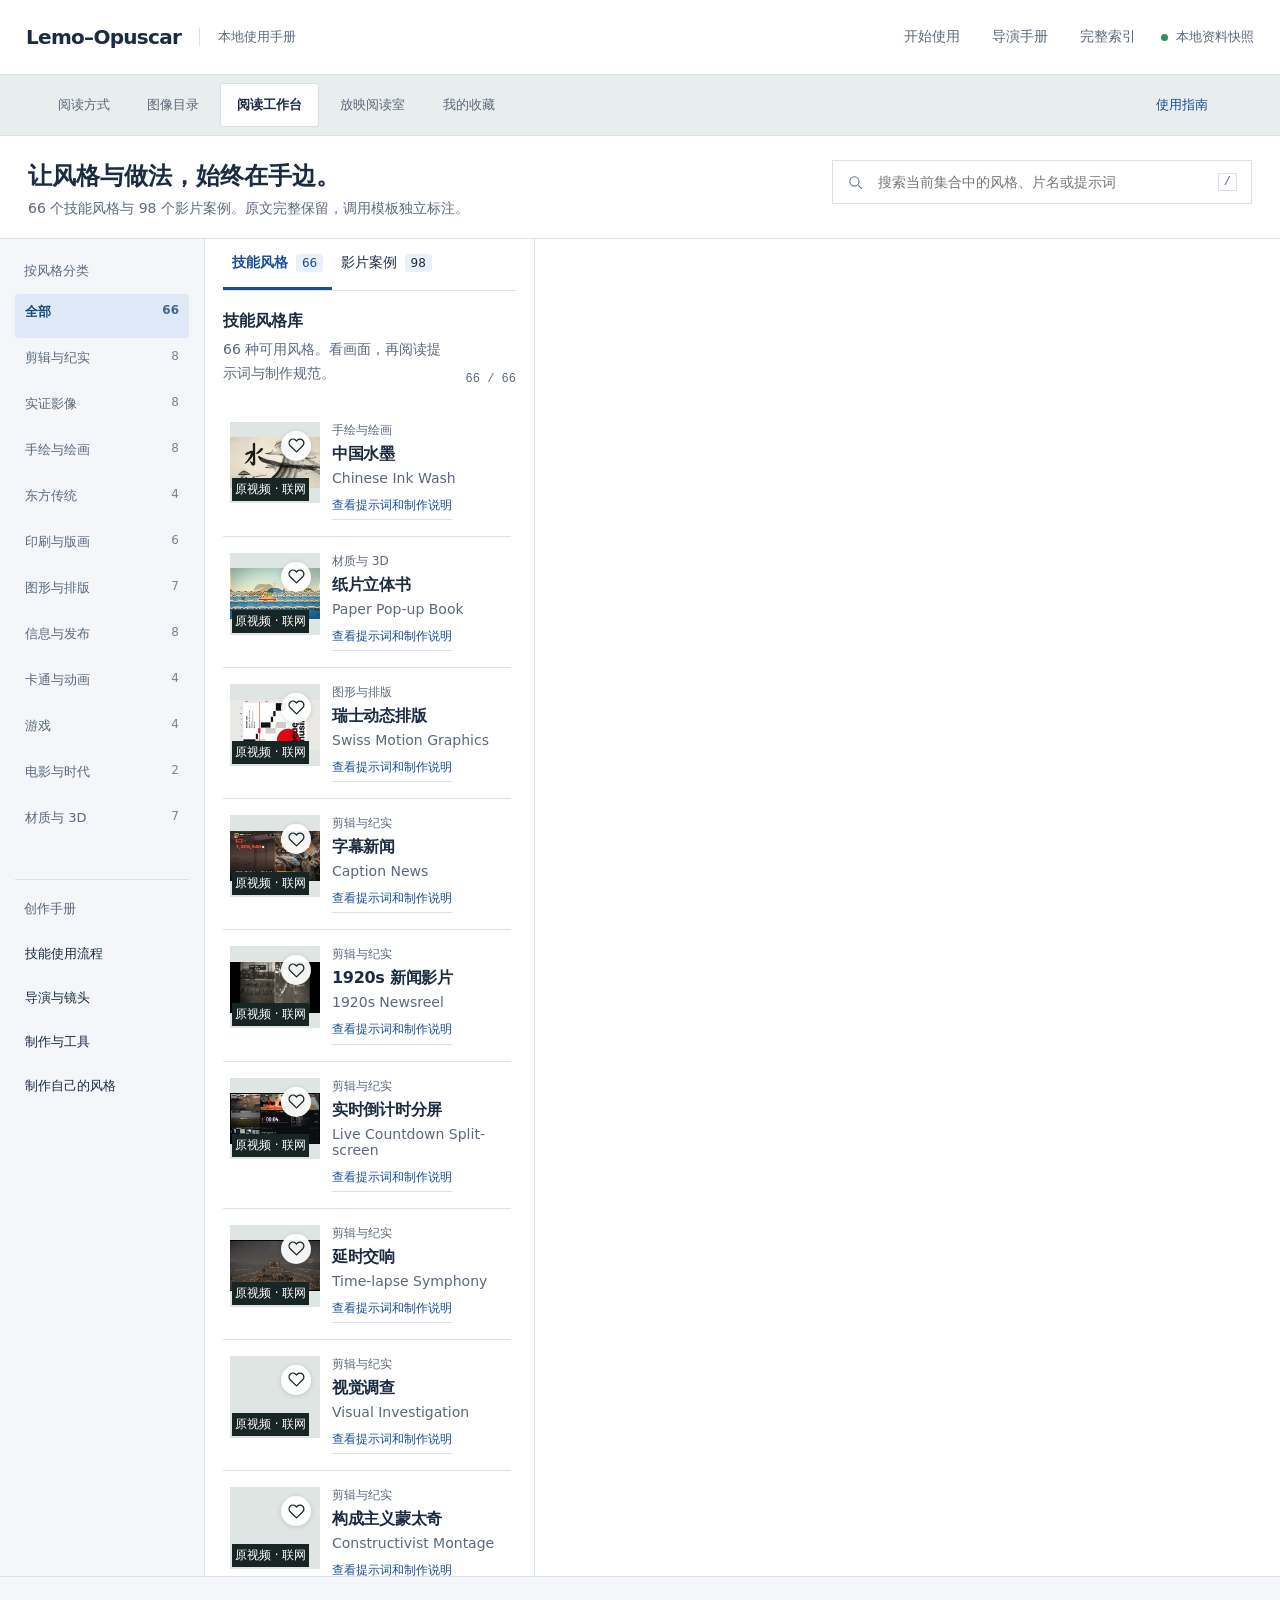
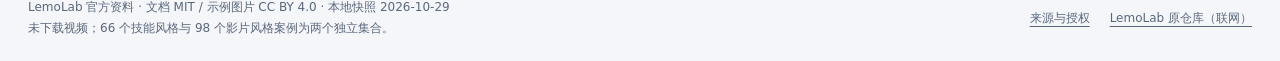
<file: pages/workbench.html>
<!doctype html>
<html lang="zh-CN">
<head>
  <meta charset="utf-8">
  <meta name="viewport" content="width=device-width,initial-scale=1">
  <title>阅读工作台 · Lemo-Opuscar 本地手册</title>
  <link rel="stylesheet" href="../assets/handbook.css">
  <script defer src="../assets/content.js"></script>
  <script defer src="../assets/handbook.js"></script>
</head>
<body data-layout="workbench" data-root="../">
  <a class="skip-link" href="#catalog">跳到风格目录</a>
  <header class="masthead">
    <a class="identity" href="../index.html"><span class="wordmark">Lemo–Opuscar</span><span class="edition">本地使用手册</span></a>
    <nav class="toplinks" aria-label="手册导航"><button type="button" data-guide="start">开始使用</button><button type="button" data-guide="director">导演手册</button><button type="button" data-guide="index">完整索引</button><span class="offline-indicator">本地资料快照</span></nav>
  </header>
  <nav id="viewMode" class="view-toolbar" aria-label="切换阅读方式"><span>阅读方式</span><div class="layout-switch"><a href="catalog.html" data-layout-link="catalog">图像目录</a><a href="workbench.html" data-layout-link="workbench" aria-current="page">阅读工作台</a><a href="cinema.html" data-layout-link="cinema">放映阅读室</a></div><button type="button" data-guide="start">使用指南</button></nav>
  <section class="bench-heading">
    <div><h1>让风格与做法，始终在手边。</h1><p>66 个技能风格与 98 个影片案例。原文完整保留，调用模板独立标注。</p></div>
    <label class="search-field"><svg viewBox="0 0 24 24" aria-hidden="true"><circle cx="10.5" cy="10.5" r="6.5"></circle><path d="m16 16 5 5"></path></svg><input id="search" type="search" placeholder="搜索当前集合中的风格、片名或提示词" aria-label="搜索当前资源集合"><kbd>/</kbd></label>
  </section>
  <main id="catalog" class="bench-grid">
    <aside class="bench-sidebar">
      <h2 id="filterLabel">按风格分类</h2><nav id="filters" class="filters" aria-label="分类筛选"></nav>
      <div class="sidebar-guides"><h2>创作手册</h2><button type="button" data-guide="start">技能使用流程</button><button type="button" data-guide="director">导演与镜头</button><button type="button" data-guide="technique">制作与工具</button><button type="button" data-guide="my-styles">制作自己的风格</button></div>
    </aside>
    <section class="bench-list" aria-label="风格列表">
      <nav class="collection-tabs" aria-label="资源集合"><button type="button" data-mode="styles">技能风格 <span>66</span></button><button type="button" data-mode="films">影片案例 <span>98</span></button></nav>
      <div class="results-heading"><div><h2 id="resultTitle">技能风格库</h2><p id="resultDescription"></p></div><span id="resultCount" class="result-count" aria-live="polite"></span></div>
      <div id="results" class="results"></div>
      <div id="empty" class="empty" hidden><h3>没有匹配内容</h3><p>也可以搜索英文原文。</p><button id="clearSearch" type="button" class="secondary">清除搜索与筛选</button></div>
    </section>
    <section id="inlineReader" class="inline-reader" aria-label="风格文档阅读区"></section>
  </main>
  <footer class="page-footer"><div>LemoLab 官方资料 · 文档 MIT / 示例图片 CC BY 4.0 · 本地快照 <span id="snapshotDate"></span><br>未下载视频；66 个技能风格与 98 个影片风格案例为两个独立集合。</div><div><button id="licenseButton" type="button">来源与授权</button><a href="https://github.com/lemomo-ai/lemo-opuscar" target="_blank" rel="noopener">LemoLab 原仓库（联网）</a></div></footer>
  <dialog id="guideDialog" class="guide-dialog"><header class="guide-head"><h2 id="guideTitle"></h2><form method="dialog"><button class="icon-button" aria-label="关闭手册">×</button></form></header><div id="guideContent"></div></dialog>
  <dialog id="copyFallback"><h2>复制内容</h2><p id="copyHelp"></p><textarea id="copyText" rows="14" readonly aria-label="待复制内容"></textarea><form method="dialog"><button class="secondary">完成</button></form></dialog>
  <div id="notice" class="notice" role="status" hidden></div>
</body>
</html>
</file>
<file: assets/handbook.css>
:root {
  color-scheme: light;
  --paper: #f5f7f7;
  --surface: #fff;
  --ink: #172525;
  --muted: #596966;
  --line: #d7dfdc;
  --accent: #21634f;
  --tint: #e8f0ed;
  --serif: Georgia, "Noto Serif CJK SC", "Songti SC", SimSun, serif;
  font-family: "Segoe UI", "Microsoft YaHei", system-ui, sans-serif;
  font-size: 15px;
}
* { box-sizing: border-box; }
body { margin: 0; background: var(--paper); color: var(--ink); }
button, input, select, textarea { font: inherit; }
button, a, input, select, textarea { -webkit-tap-highlight-color: transparent; }
button, a { touch-action: manipulation; }
button { cursor: pointer; }
a { color: var(--accent); text-underline-offset: 4px; }
button { color: inherit; }
button:focus-visible, a:focus-visible, input:focus-visible, textarea:focus-visible, select:focus-visible {
  outline: 3px solid #227bcb; outline-offset: 3px;
}
[hidden] { display: none !important; }
button { border: 0; }
.masthead { display: flex; justify-content: space-between; align-items: center; gap: 24px; padding: 22px 4.5%; border-bottom: 1px solid var(--line); background: var(--surface); }
.identity { display: flex; align-items: center; gap: 18px; text-decoration: none; color: var(--ink); min-height: 44px; }
.wordmark { font-weight: 750; font-size: 20px; letter-spacing: -.7px; }
.edition { border-left: 1px solid var(--line); padding-left: 18px; color: var(--muted); font-size: 13px; }
.toplinks { display: flex; align-items: center; gap: 18px; }
.toplinks button { background: transparent; min-height: 44px; padding: 0 7px; font-size: 14px; color: var(--muted); }
.toplinks button:hover { color: var(--accent); }
.offline-indicator { display: flex; align-items: center; gap: 8px; font-size: 13px; color: var(--muted); white-space: nowrap; }
.offline-indicator::before { content: ""; height: 7px; width: 7px; border-radius: 50%; background: #368b63; }
.draft-label { padding: 7px 4.5%; background: #e8eded; color: #485c55; font-size: 14px; }
.view-toolbar { display: flex; align-items: center; gap: 20px; padding: 8px 4.5%; background: #e8eded; border-bottom: 1px solid var(--line); font-size: 13px; }
.view-toolbar > span { color: var(--muted); }
.layout-switch { display: flex; flex-wrap: wrap; gap: 4px; }
.layout-switch a { display: inline-flex; align-items: center; justify-content: center; min-height: 44px; padding: 8px 16px; color: var(--muted); text-decoration: none; border: 1px solid transparent; border-radius: 3px; }
.layout-switch a[aria-current="page"] { color: var(--ink); background: var(--surface); border-color: var(--line); font-weight: 600; }
.layout-switch a:hover { background: var(--surface); }
.view-toolbar > button { background: none; padding: 8px 14px; min-height: 44px; margin-left: auto; font-size: 13px; color: var(--accent); }
.reader-layouts { display: flex; flex-wrap: wrap; gap: 5px 16px; align-items: center; padding: 5px 32px; border-bottom: 1px solid var(--line); background: var(--paper); font-size: 12px; }
.reader-layouts span { color: var(--muted); }
.reader-layouts a { display: inline-flex; min-height: 44px; align-items: center; text-decoration: none; }
.reader-layouts a[aria-current="page"] { font-weight: 650; color: var(--ink); }
.credits-link { padding: 0; min-height: 44px; color: var(--accent); background: none; font-size: 12px; text-decoration: underline; text-underline-offset: 4px; }
.quickstart { margin-bottom: 30px; border-bottom: 1px solid var(--line); padding-bottom: 25px; }
.quickstart p, .quickstart li { font-size: 16px; }
.page { padding: 0 4.5% 60px; max-width: 1800px; margin: auto; }
.introduction { display: grid; grid-template-columns: 1.15fr 1fr; gap: 6%; align-items: end; padding: 42px 0 36px; }
.introduction h1 { font-size: clamp(32px, 3.45vw, 56px); line-height: 1.28; letter-spacing: -1.5px; font-weight: 600; margin: 0; }
.introduction p { color: var(--muted); line-height: 1.85; font-size: 15px; max-width: 535px; margin: 0 0 5px; }
.intro-foot { display: flex; gap: 20px; color: var(--muted); margin-top: 16px; font-size: 13px; }
.catalog-toolbar { border-top: 1px solid var(--line); border-bottom: 1px solid var(--line); display: flex; justify-content: space-between; gap: 24px; align-items: center; min-height: 78px; }
.collection-tabs { display: flex; gap: 10px; align-self: stretch; }
.collection-tabs button { background: transparent; padding: 15px 20px; min-height: 48px; border-bottom: 3px solid transparent; font-size: 16px; }
.collection-tabs button.active { border-bottom-color: var(--accent); color: var(--accent); font-weight: 650; }
.collection-tabs button span { font-size: 12px; padding: 2px 6px; background: var(--tint); margin-left: 7px; font-weight: 500; border-radius: 3px; }
.search-field { display: flex; gap: 12px; align-items: center; background: var(--surface); border: 1px solid var(--line); padding: 0 14px; width: 345px; min-width: 0; height: 44px; }
.search-field svg { width: 17px; height: 17px; flex-shrink: 0; fill: none; stroke: var(--muted); stroke-width: 1.5; }
.search-field input { border: 0; background: transparent; width: 100%; color: var(--ink); min-width: 0; outline: none; height: 100%; font-size: 14px; }
.search-field:focus-within { outline: 2px solid var(--accent); outline-offset: 2px; }
.search-field kbd { color: var(--muted); font: 12px "Consolas", monospace; border: 1px solid var(--line); padding: 1px 5px; }
.filter-shelf { padding: 20px 0 23px; }
.filter-label { font-size: 12px; color: var(--muted); margin: 0 0 6px; }
.filters { display: flex; flex-wrap: wrap; gap: 2px 4px; }
.filter { border-radius: 3px; padding: 9px 13px; background: transparent; color: var(--muted); font-size: 13px; min-height: 44px; }
.filter:hover { background: var(--tint); }
.filter.active { background: var(--ink); color: var(--surface); }
.filter span { padding-left: 6px; font-size: 12px; opacity: .8; }
.results-heading { display: flex; justify-content: space-between; align-items: end; border-top: 1px solid var(--line); padding: 21px 0; gap: 20px; }
.results-heading h2 { font-size: 21px; font-weight: 650; margin: 0 0 6px; }
.results-heading p { font-size: 14px; line-height: 1.7; color: var(--muted); margin: 0; }
.result-count { font: 14px "Consolas", monospace; color: var(--muted); white-space: nowrap; }
.results { display: grid; grid-template-columns: repeat(3, minmax(0, 1fr)); gap: 30px 24px; }
.style-card { text-align: left; padding: 0; min-width: 0; background: transparent; align-self: start; }
.frame { display: block; aspect-ratio: 16 / 9; background: #dfe5e2; overflow: hidden; position: relative; }
.frame img { display: block; width: 100%; height: 100%; object-fit: contain; transition: transform .25s ease; }
.style-card:hover .frame img { transform: scale(1.025); }
.frame-meta { position: absolute; bottom: 10px; right: 10px; padding: 5px 8px; font: 12px "Consolas", monospace; background: #1c2927; color: white; }
.card-copy { display: block; width: 100%; padding: 15px 0 0; background: transparent; color: inherit; text-align: left; }
.video-hint { position: absolute; left: 8px; bottom: 8px; padding: 5px 8px; background: #172525; color: white; font-size: 12px; }
.card-media { position: relative; min-width: 0; align-self: start; }
.card-actions { position: absolute; top: 2px; right: 2px; }
.favorite-button { display: inline-flex; align-items: center; justify-content: center; min-width: 44px; min-height: 44px; padding: 8px; border: 1px solid var(--line); background: var(--surface); color: var(--accent); border-radius: 3px; }
.favorite-button svg { fill: none; stroke: currentColor; stroke-width: 1.8; stroke-linecap: round; stroke-linejoin: round; }
.favorite-button[aria-pressed="true"] svg { fill: currentColor; }
.favorite-button[aria-pressed="true"] { background: var(--tint); border-color: var(--accent); }
.card-actions .favorite-button { position: relative; padding: 0; border: 0; border-radius: 50%; background: transparent; color: #172525; }
.card-actions .favorite-button::before { content: ""; position: absolute; width: 30px; height: 30px; border-radius: 50%; background: rgba(255, 255, 255, .94); box-shadow: 0 1px 5px rgba(0, 0, 0, .14); }
.card-actions .favorite-button svg { position: relative; width: 17px; height: 17px; }
.card-actions .favorite-button:hover::before { background: #fff; }
.card-actions .favorite-button[aria-pressed="true"] { color: var(--accent); }
.reader-actions { display: flex; gap: 8px; align-items: start; flex-shrink: 0; }
.video-image { display: block; margin-bottom: 22px; }
.video-image .detail-image { margin-bottom: 6px; }
.video-image > span { font-size: 14px; }
.filmstrip-item { min-width: 0; }
.filmstrip-item > a { display: block; }
.filmstrip-item button { width: 100%; }
.card-line { display: flex; justify-content: space-between; gap: 10px; font-size: 12px; color: var(--muted); }
.card-line span:last-child { font-family: "Consolas", monospace; overflow: hidden; text-overflow: ellipsis; white-space: nowrap; }
.style-card h3 { font-weight: 650; font-size: 21px; letter-spacing: -.3px; margin: 10px 0 5px; }
.english-title { font-size: 14px; margin: 0; color: var(--muted); }
.card-description { font-size: 14px; line-height: 1.75; margin: 12px 0; color: var(--muted); }
.card-link { display: inline-block; font-size: 12px; color: var(--accent); border-bottom: 1px solid var(--line); padding-bottom: 4px; }
.empty { padding: 50px 20px; text-align: center; background: var(--surface); }
.empty p { color: var(--muted); }
.primary, .secondary { min-height: 44px; padding: 10px 17px; font-size: 14px; border-radius: 3px; }
.primary { background: var(--accent); color: #fff; }
.secondary { background: var(--surface); color: var(--ink); border: 1px solid var(--line); }
.primary:hover, .secondary:hover { filter: brightness(.94); }
.page-footer { margin-top: 60px; padding-top: 22px; border-top: 1px solid var(--line); display: flex; flex-wrap: wrap; gap: 15px 30px; justify-content: space-between; color: var(--muted); font-size: 12px; line-height: 1.8; }
.page-footer button { background: none; color: inherit; padding: 0; min-height: 44px; font-size: 12px; text-decoration: underline; text-underline-offset: 4px; }
.page-footer a { min-height: 44px; display: inline-flex; align-items: center; margin-left: 20px; color: inherit; }
dialog { padding: 0; border: 1px solid var(--line); color: var(--ink); background: var(--surface); border-radius: 7px; }
dialog::backdrop { background: rgb(13 23 24 / 60%); backdrop-filter: blur(3px); }
.detail-dialog { width: min(1120px, calc(100vw - 48px)); max-height: calc(100vh - 60px); }
.reader-head { padding: 25px 32px 22px; display: flex; justify-content: space-between; gap: 22px; align-items: start; background: var(--surface); border-bottom: 1px solid var(--line); }
.reader-head p { font-size: 12px; color: var(--muted); margin: 0 0 8px; }
.reader-head h2 { margin: 0 0 7px; font-size: 28px; font-weight: 600; }
.reader-head span { font-size: 14px; color: var(--muted); }
.icon-button { min-width: 44px; min-height: 44px; background: transparent; border: 1px solid var(--line); border-radius: 3px; font: 26px/1 system-ui; }
.detail-tabs { display: flex; gap: 12px; overflow-x: auto; padding: 0 32px; border-bottom: 1px solid var(--line); background: var(--surface); position: sticky; top: 0; z-index: 1; }
.detail-tabs button { font-size: 14px; white-space: nowrap; background: transparent; padding: 15px 3px; border-bottom: 3px solid transparent; min-height: 48px; }
.detail-tabs button.active { color: var(--accent); border-bottom-color: var(--accent); }
.reader-content { padding: 27px 32px 32px; line-height: 1.85; font-size: 16px; overflow-wrap: anywhere; }
.reader-content h3 { font-size: 21px; margin: 22px 0 10px; }
.detail-image { display: block; width: 100%; max-height: 400px; object-fit: contain; background: #e8ece9; margin-bottom: 25px; }
.source-badge { font-size: 12px; color: var(--muted); margin-bottom: 14px; }
.generated { color: #85501d; }
.muted { color: var(--muted); font-size: 14px; }
.info-grid { display: grid; grid-template-columns: 1fr 1fr 1.5fr; border-top: 1px solid var(--line); border-bottom: 1px solid var(--line); margin: 22px 0; padding: 17px 0; gap: 20px; }
.info-grid span { display: block; font-size: 12px; color: var(--muted); }
.info-grid strong { font-size: 14px; font-weight: 500; display: block; margin-top: 6px; }
.content-tools { display: flex; align-items: center; justify-content: space-between; gap: 18px; margin-bottom: 22px; }
.content-tools .source-badge { margin: 0; }
.language-switch { display: flex; gap: 5px; margin-bottom: 20px; }
.language-switch button { background: var(--paper); min-height: 44px; padding: 8px 15px; border: 1px solid var(--line); font-size: 13px; }
.language-switch button.active { background: var(--ink); color: var(--surface); border-color: var(--ink); }
.tags { display: flex; gap: 8px; flex-wrap: wrap; margin-top: 18px; }
.tags span { font-size: 12px; padding: 4px 10px; background: var(--paper); border: 1px solid var(--line); }
.prompt-text { white-space: pre-wrap; line-height: 2; padding: 25px; border: 1px solid var(--line); background: var(--paper); }
.callout { padding: 17px 20px; background: var(--tint); margin: 0 0 24px; font-size: 14px; }
.source-footer { border-top: 1px solid var(--line); margin-top: 35px; padding-top: 17px; display: flex; gap: 10px 22px; flex-wrap: wrap; align-items: center; color: var(--muted); font-size: 12px; }
.source-footer a { min-height: 44px; display: flex; align-items: center; }
.prose { line-height: 1.85; font-size: 16px; }
.prose h1 { font-size: 27px; line-height: 1.4; margin: 10px 0 24px; }
.prose h2 { font-size: 22px; margin: 32px 0 16px; border-top: 1px solid var(--line); padding-top: 24px; line-height: 1.5; }
.prose h3 { font-size: 19px; line-height: 1.5; }
.prose p, .prose ul, .prose ol { margin: 13px 0; }
.prose ul, .prose ol { padding-left: 24px; }
.prose li { margin: 8px 0; }
.prose blockquote { margin: 20px 0; padding: 15px 20px; background: var(--paper); border-left: 2px solid var(--line); color: var(--muted); }
.prose blockquote p { margin: 0; }
.prose pre, .reader-content pre { padding: 18px; background: #edf0f1; font: 13px/1.8 "Consolas", "Microsoft YaHei", monospace; overflow: auto; white-space: pre; color: #243f4b; }
.prose code { font: .9em/1.6 "Consolas", monospace; background: #edf0f1; padding: 2px 4px; color: #243f4b; }
.prose pre code { padding: 0; }
.prose table { width: 100%; border-collapse: collapse; display: block; overflow: auto; font-size: 14px; margin: 20px 0; }
.prose th, .prose td { text-align: left; vertical-align: top; padding: 12px 14px; border: 1px solid var(--line); min-width: 100px; }
.prose th { background: var(--paper); font-weight: 600; }
.shot-timeline { display: flex; gap: 3px; height: 32px; margin-bottom: 18px; }
.shot-timeline span { display: flex; align-items: center; justify-content: center; background: var(--tint); color: var(--accent); font: 12px "Consolas", monospace; min-width: 18px; }
.shots { padding: 0; margin: 20px 0; list-style: none; }
.shots li { display: grid; grid-template-columns: 75px 1fr; gap: 20px; padding: 22px 0; border-bottom: 1px solid var(--line); }
.shot-index { font: 25px "Consolas", monospace; color: var(--accent); }
.shot-index span { display: block; font: 13px "Segoe UI", sans-serif; color: var(--muted); margin-top: 10px; }
.shot-title { display: flex; gap: 20px; justify-content: space-between; font-size: 12px; color: var(--muted); }
.shot-title code { font-size: 13px; color: var(--accent); }
.shots p { margin: 8px 0 0; }
.direction-note { font-size: 18px; line-height: 2; }
.template-inputs { display: grid; grid-template-columns: 1fr 160px; gap: 15px; margin: 20px 0; }
.template-inputs label { font-size: 13px; color: var(--muted); }
.template-inputs input, .template-inputs select { display: block; width: 100%; height: 46px; padding: 9px 12px; border: 1px solid var(--line); color: var(--ink); background: var(--surface); margin-top: 7px; font-size: 14px; }
.ideas { margin-top: 34px; padding-top: 24px; border-top: 1px solid var(--line); }
.ideas h3 { margin: 0 0 6px; }
.idea-list { list-style: none; padding: 0; margin: 16px 0 0; display: grid; grid-template-columns: repeat(auto-fill, minmax(250px, 1fr)); gap: 12px; }
.idea-card { display: flex; flex-direction: column; gap: 8px; width: 100%; height: 100%; text-align: left; padding: 15px 16px; border: 1px solid var(--line); background: var(--surface); color: var(--ink); font: inherit; cursor: pointer; transition: border-color .15s, background .15s; }
.idea-card:hover { border-color: var(--accent); }
.idea-card:focus-visible { outline: 2px solid var(--accent); outline-offset: 2px; }
.idea-card.selected { border-color: var(--accent); background: var(--tint); box-shadow: inset 3px 0 0 var(--accent); }
.idea-head { display: flex; justify-content: space-between; align-items: baseline; gap: 10px; }
.idea-head strong { font-size: 15px; }
.idea-head span { flex: none; font-size: 12px; color: var(--muted); }
.idea-topic { font-size: 14px; line-height: 1.6; }
.idea-why { font-size: 13px; line-height: 1.5; color: var(--muted); }
#invokeText, #copyText { display: block; border: 1px solid var(--line); width: 100%; padding: 18px; background: var(--paper); color: var(--ink); line-height: 1.8; font-size: 14px; margin: 16px 0; resize: vertical; }
.guide-dialog { width: min(1000px, calc(100vw - 48px)); max-height: calc(100vh - 60px); }
.guide-head { display: flex; align-items: center; justify-content: space-between; padding: 18px 30px; border-bottom: 1px solid var(--line); }
.guide-head h2 { margin: 0; font-size: 22px; }
#guideContent { padding: 26px 30px; line-height: 1.9; }
#guideContent pre { white-space: pre-wrap; font-size: 12px; overflow-wrap: anywhere; }
#copyFallback { padding: 25px; width: min(700px, calc(100vw - 36px)); }
#copyHelp { font-size: 14px; line-height: 1.8; }
.notice { position: fixed; bottom: 25px; left: 50%; transform: translateX(-50%); background: #172c25; color: white; border-radius: 4px; box-shadow: 0 5px 30px #0002; padding: 15px 24px; z-index: 10; font-size: 14px; }
.skip-link { position: absolute; left: 10px; top: -80px; background: white; color: #173f31; padding: 12px 20px; z-index: 30; }
.skip-link:focus { top: 10px; }

/* Workbench keeps an index and the original production rules side by side. */
body[data-layout="workbench"] { --paper: #fff; --accent: #174e97; --ink: #1b2b41; --muted: #5b687c; --line: #dbe1e9; --tint: #eaf0fa; }
body[data-layout="workbench"] .masthead { padding: 15px 26px; }
.bench-heading { padding: 24px 28px 20px; display: flex; justify-content: space-between; gap: 30px; border-bottom: 1px solid var(--line); }
.bench-heading h1 { margin: 0 0 8px; font-size: 24px; }
.bench-heading p { margin: 0; color: var(--muted); font-size: 14px; }
.bench-heading .search-field { width: 420px; }
.bench-grid { display: grid; grid-template-columns: 205px 330px minmax(0, 1fr); min-height: 1100px; }
.bench-sidebar { background: #f4f6fa; border-right: 1px solid var(--line); padding: 23px 15px; }
.bench-sidebar h2 { font-size: 13px; color: var(--muted); margin: 0 9px 14px; font-weight: 500; }
.bench-sidebar .filters { flex-direction: column; gap: 2px; }
.bench-sidebar .filter { border-radius: 3px; display: flex; justify-content: space-between; text-align: left; font-size: 13px; padding: 9px 10px; }
.bench-sidebar .filter.active { background: #dfe8f7; color: #194879; font-weight: 600; }
.sidebar-guides { margin-top: 35px; padding-top: 20px; border-top: 1px solid var(--line); }
.sidebar-guides button { text-align: left; padding: 10px; min-height: 44px; background: transparent; width: 100%; font-size: 13px; }
.bench-list { border-right: 1px solid var(--line); padding: 0 18px; }
.bench-list .collection-tabs { border-bottom: 1px solid var(--line); gap: 0; }
.bench-list .collection-tabs button { font-size: 14px; padding: 15px 9px; }
.bench-list .collection-tabs button span { margin-left: 3px; }
.bench-list .results-heading { border: 0; padding: 20px 0; }
.bench-list .results-heading h2 { font-size: 16px; }
.bench-list .results-heading p { font-size: 14px; }
.bench-list .result-count { font-size: 12px; }
.bench-list .results { grid-template-columns: 1fr; gap: 0; max-height: 1170px; overflow-y: auto; padding-right: 5px; }
.bench-list .style-card { display: grid; grid-template-columns: 90px 1fr; gap: 12px; padding: 16px 7px; border-bottom: 1px solid var(--line); }
.bench-list .style-card.selected { background: #eaf0fa; }
.bench-list .frame { aspect-ratio: 1.1; align-self: start; }
.bench-list .frame-meta { display: none; }
.bench-list .card-copy { padding: 0; }
.bench-list .video-hint { left: 2px; bottom: 2px; padding: 3px; font-size: 12px; }
.bench-list .card-line { font-size: 12px; }
.bench-list .card-line span:last-child { display: none; }
.bench-list .style-card h3 { font-size: 16px; margin: 5px 0; }
.bench-list .english-title { font-size: 14px; }
.bench-list .card-description { display: none; }
.bench-list .card-link { margin-top: 10px; font-size: 12px; line-height: 1.6; }
.inline-reader { min-width: 0; max-height: 1320px; overflow-y: auto; }
.inline-reader .reader-head { padding: 25px 30px; }
.inline-reader .reader-head h2 { font-size: 29px; }
.inline-reader .reader-content { padding: 24px 30px; }
.inline-reader .detail-tabs { padding: 0 24px; gap: 16px; }
.inline-reader .detail-tabs button { font-size: 13px; }
.inline-reader .detail-image { max-height: 325px; }
body[data-layout="workbench"] .page-footer { margin: 0; padding: 20px 28px; background: #f4f6fa; }

/* Cinema gives the wider OPUSCAR frames a viewing surface of their own. */
body[data-layout="cinema"] { --paper: #11191f; --surface: #172129; --ink: #edf1ed; --muted: #b0bcbf; --line: #354149; --accent: #a7ccb8; --tint: #223f35; color-scheme: dark; }
body[data-layout="cinema"] .masthead { background: transparent; padding-top: 16px; padding-bottom: 16px; }
body[data-layout="cinema"] .draft-label { background: #1d2b34; color: #bbc8cb; }
body[data-layout="cinema"] .view-toolbar { background: #1d2b34; }
body[data-layout="cinema"] .wordmark { font-family: var(--serif); font-size: 23px; letter-spacing: .3px; font-weight: 400; }
body[data-layout="cinema"] .page { padding-top: 0; }
.cinema-heading { display: flex; align-items: baseline; justify-content: space-between; padding: 33px 0 25px; }
.cinema-heading h1 { font-family: var(--serif); font-weight: 400; font-size: 34px; margin: 0; }
.cinema-heading p { font-size: 13px; color: var(--muted); margin: 0; }
.screen-layout { display: grid; grid-template-columns: 2.4fr 1fr; gap: 36px; align-items: center; }
.feature-screen { padding: 0; margin: 0; border: 1px solid var(--line); min-width: 0; }
.feature-screen img { display: block; width: 100%; aspect-ratio: 12 / 5; object-fit: contain; background: #080b0f; }
.feature-screen figcaption { padding: 13px 18px; font-size: 12px; color: var(--muted); display: flex; justify-content: space-between; gap: 15px; }
.feature-copy h2 { font-size: 28px; font-weight: 500; line-height: 1.4; margin: 0 0 15px; }
.feature-copy h3 { font-size: 16px; font-weight: 500; line-height: 1.7; color: var(--accent); margin: 0 0 13px; }
.feature-copy p { font-size: 14px; color: var(--muted); line-height: 1.85; }
.feature-copy .primary { background: #e1ebe4; color: #182b21; margin-top: 8px; }
.filmstrip { display: grid; grid-template-columns: repeat(9, minmax(0, 1fr)); gap: 10px; margin: 24px 0 36px; }
.filmstrip button { min-width: 0; padding: 4px; background: transparent; border: 1px solid transparent; }
.filmstrip button.selected { border-color: var(--accent); }
.filmstrip img { display: block; width: 100%; aspect-ratio: 12/5; object-fit: contain; }
.filmstrip span { display: block; font-size: 12px; color: var(--muted); margin-top: 9px; overflow: hidden; white-space: nowrap; text-overflow: ellipsis; }
body[data-layout="cinema"] .frame { aspect-ratio: 12 / 5; background: #080b0f; }
body[data-layout="cinema"] .card-copy { padding: 14px 0 0; }
body[data-layout="cinema"] .style-card h3 { font-family: var(--serif); font-weight: 400; }
body[data-layout="cinema"] .detail-dialog, body[data-layout="cinema"] .guide-dialog, body[data-layout="cinema"] #copyFallback {
  --paper: #f5f7f7; --surface: #fff; --ink: #172525; --muted: #596966; --line: #d7dfdc; --accent: #21634f; --tint: #e8f0ed; color-scheme: light;
}
body[data-layout="cinema"] .search-field { background: #19262e; }

@media (min-width: 1700px) {
  .results { grid-template-columns: repeat(4, minmax(0, 1fr)); }
}
@media (max-width: 1100px) {
  .toplinks { gap: 5px; }
  .introduction { grid-template-columns: 1fr 1fr; gap: 30px; }
  .bench-grid { grid-template-columns: 170px 280px minmax(0, 1fr); }
  .bench-list { padding: 0 12px; }
  .inline-reader .reader-content { padding: 20px; }
  .inline-reader .detail-tabs { gap: 10px; padding: 0 18px; }
  .screen-layout { grid-template-columns: 2fr 1fr; gap: 24px; }
  .feature-copy h2 { font-size: 23px; }
}
@media (max-width: 999px) {
  .toplinks button:nth-child(3), .offline-indicator { display: none; }
  .results { grid-template-columns: repeat(2, minmax(0, 1fr)); }
  .bench-grid { grid-template-columns: 190px minmax(0, 1fr); min-height: 900px; }
  .inline-reader { position: fixed; inset: 20px; z-index: 4; background: var(--surface); box-shadow: 0 0 0 50vw #15253699; max-height: none; border: 1px solid var(--line); }
  .bench-list .results { max-height: none; }
  .bench-list .style-card { grid-template-columns: 145px 1fr; }
  .bench-list .frame { aspect-ratio: 16 / 9; }
  .bench-heading .search-field { width: 330px; }
  .filmstrip { grid-template-columns: repeat(6, minmax(0, 1fr)); overflow: hidden; }
  .filmstrip-item:nth-child(n+7) { display: none; }
}
@media (max-width: 650px) {
  :root { font-size: 16px; }
  .masthead { padding: 12px 20px; gap: 12px; }
  .identity { gap: 10px; }
  .wordmark { font-size: 17px; }
  .edition { font-size: 12px; padding-left: 10px; }
  .toplinks { display: none; }
  .draft-label { padding: 8px 20px; font-size: 14px; line-height: 1.6; }
  .view-toolbar { padding: 9px 16px; gap: 5px; flex-wrap: wrap; }
  .view-toolbar > span { display: none; }
  .layout-switch { width: 100%; gap: 3px; flex-wrap: nowrap; }
  .layout-switch a { flex: 1; min-width: 0; padding: 8px 2px; font-size: 12px; white-space: nowrap; }
  .view-toolbar > button { padding: 8px 3px; margin-left: 0; }
  .reader-layouts { padding: 5px 18px; gap: 3px 14px; }
  .reader-layouts span { width: 100%; padding-top: 5px; }
  .page { padding: 0 20px 35px; }
  .introduction { padding: 29px 0 25px; display: block; }
  .introduction h1 { font-size: 33px; line-height: 1.35; letter-spacing: -1px; }
  .introduction p { font-size: 16px; margin-top: 18px; }
  .intro-foot { font-size: 12px; gap: 12px; flex-wrap: wrap; }
  .catalog-toolbar { display: block; border-top: 0; }
  .collection-tabs { border-top: 1px solid var(--line); border-bottom: 1px solid var(--line); gap: 0; }
  .collection-tabs button { flex: 1; padding: 13px 7px; font-size: 14px; }
  .collection-tabs button span { font-size: 12px; margin-left: 4px; }
  .search-field { width: 100%; margin: 15px 0; height: 48px; }
  .search-field input { font-size: 16px; }
  .filter-shelf { padding: 16px 0; }
  .filters { flex-wrap: nowrap; overflow-x: auto; padding-bottom: 6px; gap: 2px; }
  .filter { white-space: nowrap; font-size: 13px; padding: 8px 12px; }
  .results-heading { padding: 18px 0; align-items: start; gap: 10px; }
  .results-heading h2 { font-size: 19px; }
  .results-heading p { font-size: 14px; }
  .result-count { font-size: 12px; margin-top: 4px; }
  .results { grid-template-columns: 1fr; gap: 28px; }
  .style-card h3 { font-size: 22px; }
  .card-description { font-size: 16px; }
  .card-line { font-size: 12px; }
  .page-footer { display: block; margin-top: 35px; font-size: 12px; }
  .page-footer a { margin-left: 0; margin-right: 18px; }
  .detail-dialog, .guide-dialog { width: calc(100vw - 16px); max-height: calc(100dvh - 20px); border-radius: 3px; }
  .reader-head { padding: 20px; }
  .reader-head h2 { font-size: 24px; }
  .detail-tabs, .inline-reader .detail-tabs { padding: 0 12px; gap: 4px; display: grid; grid-template-columns: repeat(3, minmax(0, 1fr)); overflow: visible; }
  .detail-tabs button, .inline-reader .detail-tabs button { white-space: normal; font-size: 13px; padding: 10px 3px; min-height: 44px; }
  .reader-head { gap: 10px; }
  .reader-head > div:first-child { min-width: 0; overflow-wrap: anywhere; }
  .reader-actions { flex-direction: column-reverse; align-items: end; }
  .reader-actions .favorite-button { padding: 6px 8px; }
  .reader-layouts { gap: 2px 12px; }
  .reader-layouts span { display: none; }
  .reader-layouts a { font-size: 12px; }
  .template-inputs input, .template-inputs select, #invokeText, #copyText { font-size: 16px; }
  .idea-list { grid-template-columns: minmax(0, 1fr); }
  .prose table { display: block; max-width: 100%; overflow-x: auto; }
  .prose pre { max-width: 100%; }
  .reader-content { padding: 20px 18px; font-size: 16px; }
  .detail-image { margin-bottom: 22px; }
  .info-grid { grid-template-columns: 1fr 1fr; gap: 15px; }
  .info-grid div:last-child { grid-column: 1 / -1; }
  .content-tools { align-items: start; }
  .content-tools button { flex-shrink: 0; font-size: 12px; }
  .prose h1 { font-size: 24px; }
  .prose h2 { font-size: 20px; }
  .prose pre { font-size: 12px; }
  .prompt-text { padding: 17px; }
  .shots li { grid-template-columns: 45px 1fr; gap: 13px; }
  .shot-title { display: block; }
  .shot-title span { display: block; margin-top: 5px; }
  .template-inputs { grid-template-columns: 1fr; }
  .guide-head { padding: 15px 18px; gap: 15px; }
  .guide-head h2 { font-size: 19px; }
  #guideContent { padding: 20px 18px; }
  .notice { width: calc(100vw - 40px); text-align: center; }
  .bench-heading { display: block; padding: 22px 20px 0; }
  .bench-heading p { font-size: 16px; line-height: 1.7; }
  .bench-heading .search-field { width: 100%; }
  .bench-grid { display: block; }
  .bench-sidebar { padding: 14px 16px 5px; border-right: 0; border-bottom: 1px solid var(--line); }
  .bench-sidebar .filters { flex-direction: row; gap: 2px; }
  .bench-sidebar .filter { font-size: 13px; padding: 10px; }
  .sidebar-guides { display: none; }
  .bench-list { padding: 0 18px; }
  .bench-list .style-card { grid-template-columns: 105px 1fr; gap: 12px; }
  .bench-list .style-card h3 { font-size: 17px; }
  .bench-list .frame { aspect-ratio: 1.2; }
  .bench-list .collection-tabs { border-top: 0; }
  .inline-reader { inset: 0; max-height: 100dvh; padding-bottom: env(safe-area-inset-bottom); }
  .inline-reader .reader-content { padding: 20px 17px; }
  .inline-reader .reader-head { padding: 20px 17px; }
  .inline-reader .reader-head h2 { font-size: 24px; }
  body[data-layout="workbench"] .masthead { padding: 12px 20px; }
  body[data-layout="workbench"] .page-footer { padding: 20px; }
  .cinema-heading { display: block; padding: 25px 0 20px; }
  .cinema-heading h1 { font-size: 28px; }
  .cinema-heading p { margin-top: 10px; line-height: 1.7; }
  .screen-layout { display: block; }
  .feature-copy { padding-top: 24px; }
  .feature-copy h2 { font-size: 25px; }
  .feature-copy p { font-size: 16px; }
  .feature-screen figcaption { padding: 10px; font-size: 12px; }
  .filmstrip { grid-template-columns: repeat(3, minmax(0, 1fr)); gap: 6px; margin-top: 25px; margin-bottom: 25px; }
  .filmstrip-item:nth-child(n+4) { display: none; }
  body[data-layout="cinema"] .wordmark { font-size: 19px; }
}
@media (prefers-reduced-motion: reduce) {
  *, *::before, *::after { scroll-behavior: auto !important; transition-duration: 0s !important; }
}
@media print {
  .masthead, .draft-label, .filter-shelf, .catalog-toolbar, .page-footer { display: none; }
  body { background: white; color: black; }
  .results { display: block; }
  .style-card { break-inside: avoid; margin-bottom: 25px; width: 48%; display: inline-block; vertical-align: top; padding: 10px; }
}
</file>
